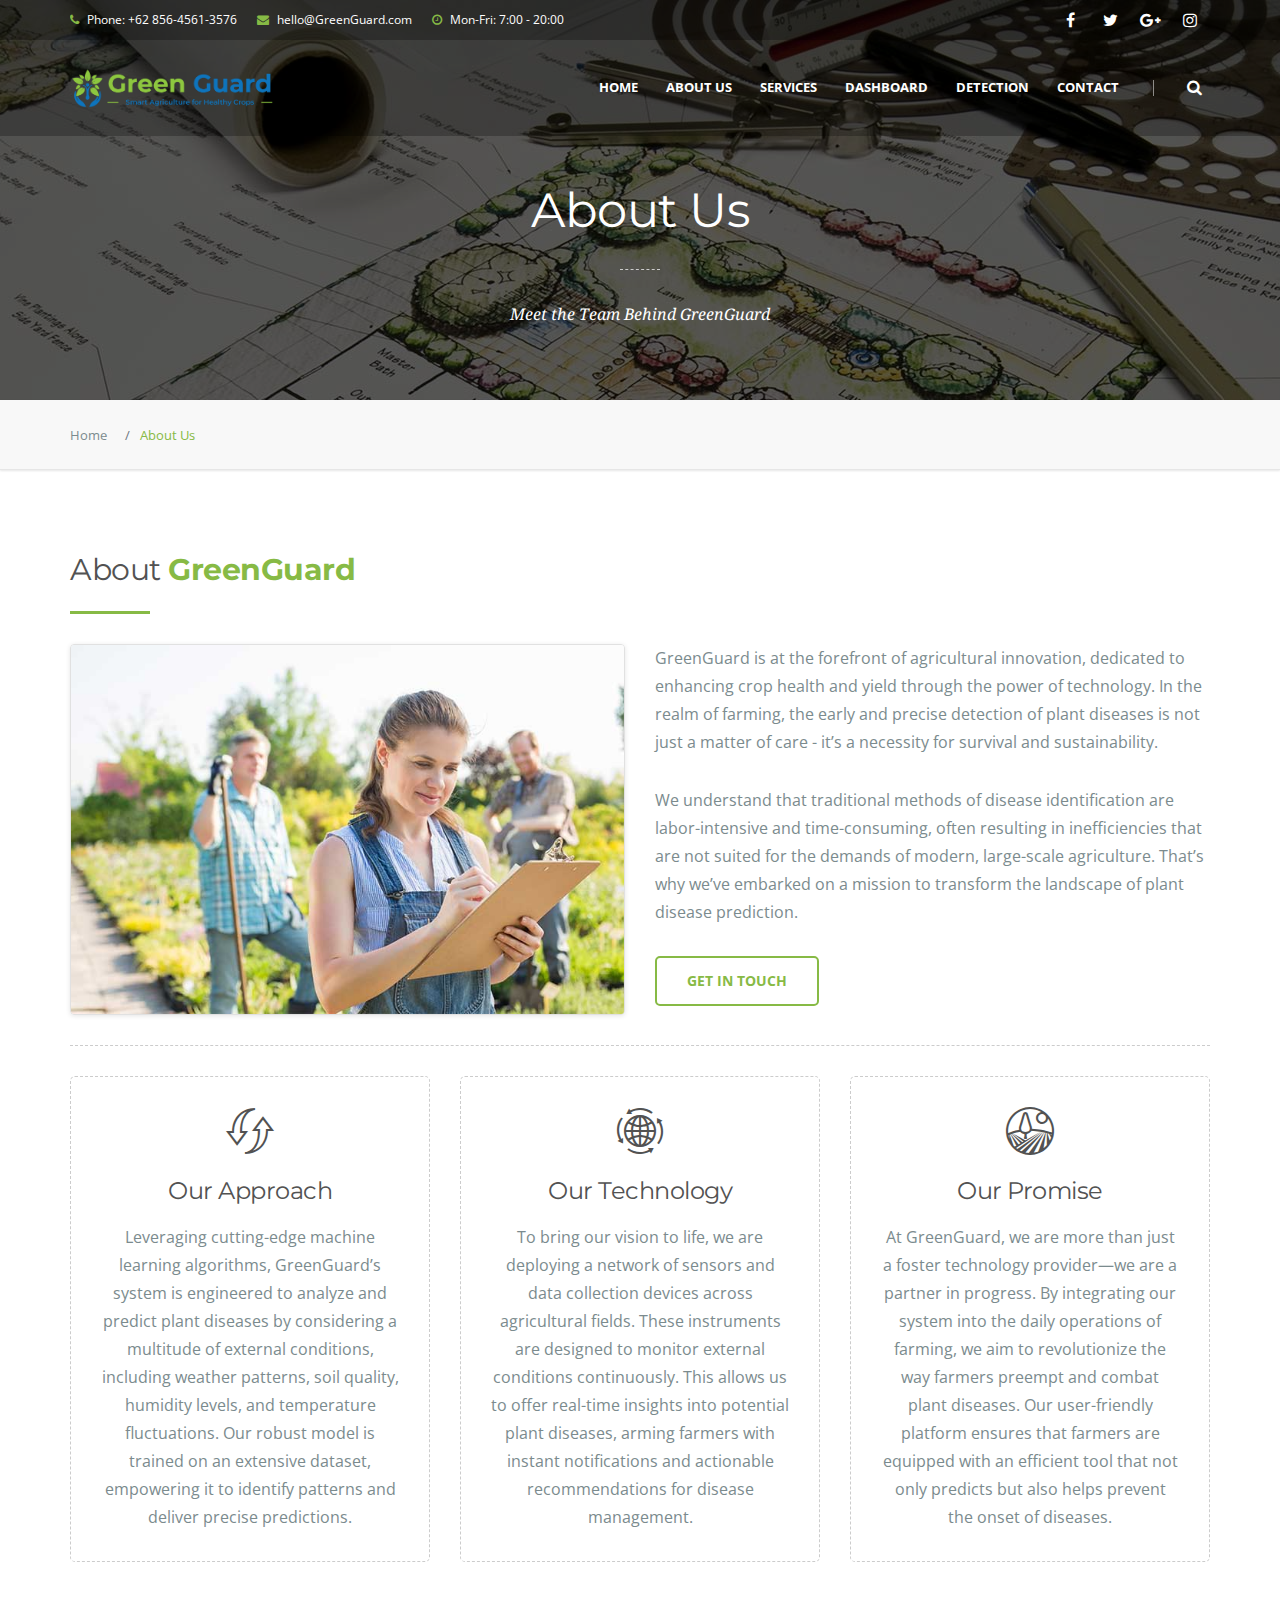
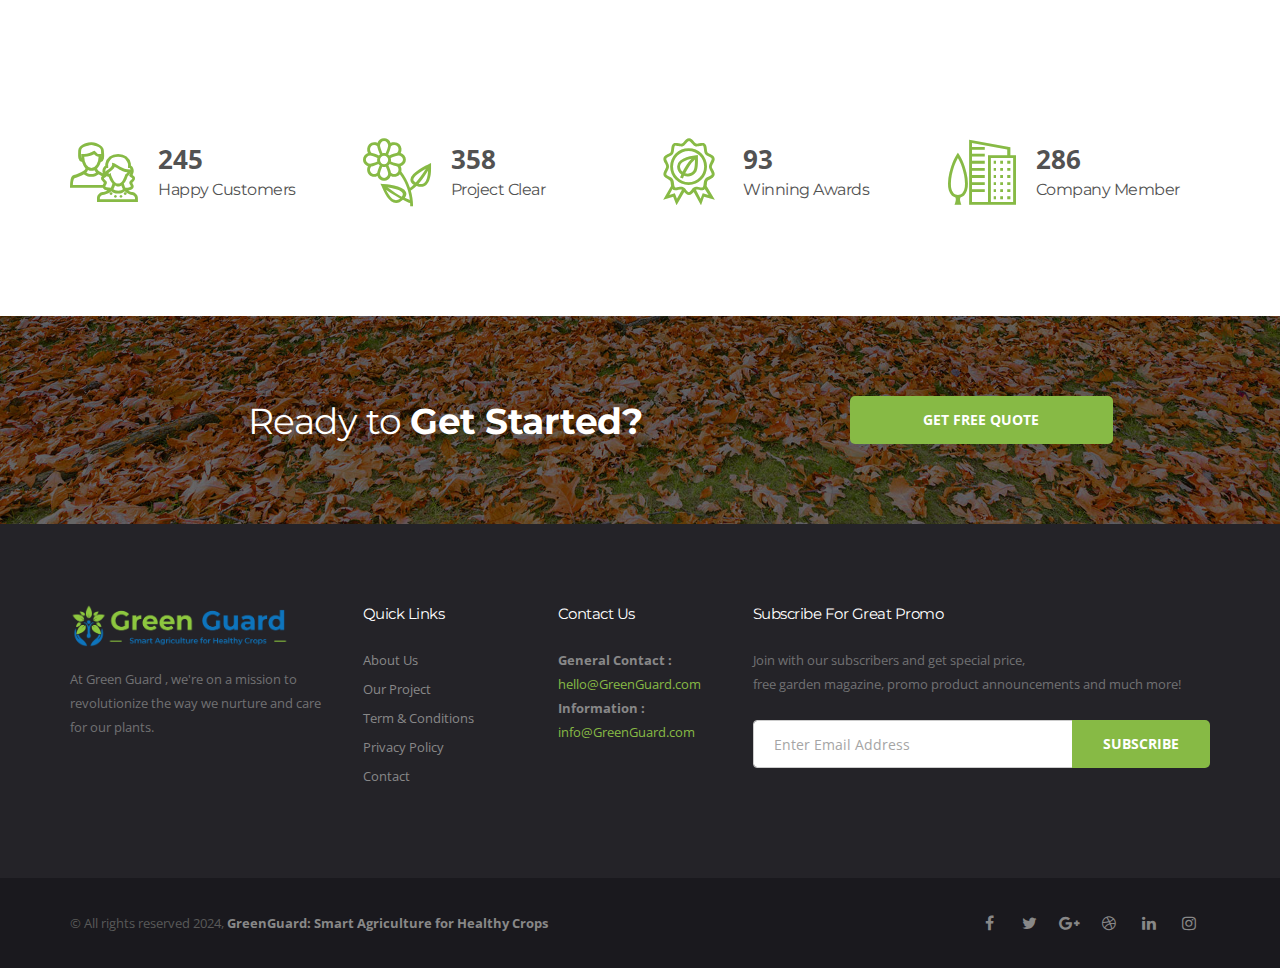
<file: about-us.html>
<!DOCTYPE html>
<html lang="en">
  <head>
    <meta charset="utf-8" />
    <meta
      name="viewport"
      content="width=device-width, initial-scale=1, shrink-to-fit=no"
    />
    <meta
      name="keywords"
      content="html5, garden, landscape, corporate, responsive, clean"
    />
    <meta
      name="description"
      content="GreenGuard: Smart Agriculture for Healthy Crops"
    />
    <meta name="Aqib Hussain" content="GreenGuard.com" />

    <title>GreenGuard: Smart Agriculture for Healthy Crops</title>

    <!-- retina bookmark icon -->
    <link rel="apple-touch-icon" href="apple-touch-icon.png" />

    <!-- css -->
    <link rel="stylesheet" href="css/bootstrap.min.css" />
    <link rel="stylesheet" href="css/foundstrap.css" />
    <link rel="stylesheet" href="css/font-awesome.min.css" />
    <link rel="stylesheet" href="css/iconcrafts.css" />

    <!-- css plugin -->
    <link rel="stylesheet" href="css/flexslider.css" />
    <link rel="stylesheet" href="css/animate.min.css" />
    <link rel="stylesheet" href="css/owl-carousel.css" />
    <link rel="stylesheet" href="css/smartmenu.min.css" />

    <!-- theme stylesheet -->
    <link rel="stylesheet" href="css/style.css" />
    <link rel="stylesheet" href="css/responsive.css" />

    <!-- favicon -->
    <link rel="shortcut icon" href="img/logo.ico" />
  </head>

  <body>
    <header id="header">
      <!-- header-top -->
      <div class="header-top">
        <div class="container">
          <div class="row">
            <div class="col-md-12">
              <ul class="header-info pull-left">
                <li>
                  <i class="fa fa-phone" aria-hidden="true"></i> Phone: +62
                  856-4561-3576
                </li>
                <li>
                  <a href="mailto:hello@zengarden.com"
                    ><i class="fa fa-envelope" aria-hidden="true"></i>
                    hello@GreenGuard.com</a
                  >
                </li>
                <li>
                  <i class="fa fa-clock-o" aria-hidden="true"></i> Mon-Fri: 7:00
                  - 20:00
                </li>
              </ul>
              <div class="pull-right">
                <ul class="header-social social-icon">
                  <li>
                    <a class="facebook-color" href="#"
                      ><i class="fa fa-facebook" aria-hidden="true"></i
                    ></a>
                  </li>
                  <li>
                    <a class="twitter-color" href="#"
                      ><i class="fa fa-twitter" aria-hidden="true"></i
                    ></a>
                  </li>
                  <li>
                    <a class="google-color" href="#"
                      ><i class="fa fa-google-plus" aria-hidden="true"></i
                    ></a>
                  </li>
                  <li>
                    <a class="instagram-color" href="#"
                      ><i class="fa fa-instagram" aria-hidden="true"></i
                    ></a>
                  </li>
                </ul>
              </div>
            </div>
          </div>
        </div>
      </div>
      <!-- header-top end here -->

      <div class="header-main">
        <div class="container">
          <div class="row">
            <div class="col-md-12">
              <div class="header-logo">
                <a href="index.html">
                  <img src="img/logo-white.png" alt="logo" />
                  <img class="logo-responsive" src="img/logo.png" alt="logo" />
                  <img
                    class="logo-sticky"
                    src="img/logo-black.png"
                    alt="logo"
                  />
                </a>
              </div>
              <nav class="menu-container">
                <ul id="menu" class="sm me-menu">
                  <li>
                    <a href="index.html">Home</a>
                  </li>
                  <li>
                    <a href="about-us.html">About Us</a>
                  </li>
                  <li>
                    <a href="services.html">Services</a>
                  </li>
                  <li>
                    <a href="Dashboard.html">Dashboard</a>
                  </li>
                  <li>
                    <a href="Detection.html">Detection</a>
                  </li>
                  <li><a href="contact.html">Contact</a></li>
                </ul>
                <div class="additional-menu">
                  <a class="search-btn" href="#"
                    ><i class="fa fa-search" aria-hidden="true"></i
                  ></a>
                  <div class="search-panel">
                    <form action="#" class="form-search form-search-rounded">
                      <div class="input-group-placeholder addon-right">
                        <input
                          name="search"
                          type="text"
                          class="form-control"
                          placeholder="Search here.."
                        />
                      </div>
                    </form>
                  </div>
                </div>
              </nav>
            </div>
          </div>
        </div>
      </div>
    </header>

    <div id="page-header" class="content-contrast">
      <div class="page-title-container">
        <div class="background-overlay"></div>
        <div class="container centered-container">
          <div class="centered-inner-container">
            <h1 class="page-title">About Us</h1>
            <hr class="separator small-separator" />
            <div class="heading-caption">Meet the Team Behind GreenGuard</div>
          </div>
        </div>
      </div>
      <div class="breadcrumb-container">
        <div class="container">
          <div class="row">
            <div class="col-md-12">
              <nav class="breadcrumb">
                <a class="breadcrumb-item" href="index.html">Home</a>
                <span class="breadcrumb-item active">About Us</span>
              </nav>
            </div>
          </div>
        </div>
      </div>
    </div>

    <section class="section">
      <div class="container">
        <div class="row">
          <div class="col-md-12">
            <div class="heading-title">
              <h3>About <strong class="text-color">GreenGuard</strong></h3>
            </div>
          </div>

          <div class="col-lg-6 col-md-12">
            <img
              class="img-radius img-border img-shadow img-margin no-margin-lg"
              src="img/about-us.jpg"
              alt="image alt"
            />
          </div>

          <div class="col-lg-6 col-md-12">
            <p>
              GreenGuard is at the forefront of agricultural innovation,
              dedicated to enhancing crop health and yield through the power of
              technology. In the realm of farming, the early and precise
              detection of plant diseases is not just a matter of care - it’s a
              necessity for survival and sustainability.
            </p>
            <p>
              We understand that traditional methods of disease identification
              are labor-intensive and time-consuming, often resulting in
              inefficiencies that are not suited for the demands of modern,
              large-scale agriculture. That’s why we’ve embarked on a mission to
              transform the landscape of plant disease prediction.
            </p>
            <a href="#" class="btn btn-default btn-outline">Get in Touch</a>
          </div>
          <div class="col-md-12">
            <hr class="separator" />
          </div>
          <div class="col-md-12 col-lg-4">
            <div class="feature mb-3 text-center">
              <i class="craftico-sustainability"></i>
              <h4>Our Approach</h4>
              <p>
                Leveraging cutting-edge machine learning algorithms,
                GreenGuard’s system is engineered to analyze and predict plant
                diseases by considering a multitude of external conditions,
                including weather patterns, soil quality, humidity levels, and
                temperature fluctuations. Our robust model is trained on an
                extensive dataset, empowering it to identify patterns and
                deliver precise predictions.
              </p>
            </div>
          </div>
          <div class="col-md-12 col-lg-4">
            <div class="feature mb-3 text-center">
              <i class="craftico-atmosphere-on-earth"></i>
              <h4>Our Technology</h4>
              <p>
                To bring our vision to life, we are deploying a network of
                sensors and data collection devices across agricultural fields.
                These instruments are designed to monitor external conditions
                continuously. This allows us to offer real-time insights into
                potential plant diseases, arming farmers with instant
                notifications and actionable recommendations for disease
                management.
              </p>
            </div>
          </div>
          <div class="col-md-12 col-lg-4">
            <div class="feature mb-3 text-center">
              <i class="craftico-agriculture"></i>
              <h4>Our Promise</h4>
              <p>
                At GreenGuard, we are more than just a foster technology
                provider—we are a partner in progress. By integrating our system
                into the daily operations of farming, we aim to revolutionize
                the way farmers preempt and combat plant diseases. Our
                user-friendly platform ensures that farmers are equipped with an
                efficient tool that not only predicts but also helps prevent the
                onset of diseases.
              </p>
            </div>
          </div>
        </div>
      </div>
    </section>

    <!-- <section class="section gray-bg border-section">
      <div class="container">
        <div class="row">
          <div class="offset-md-1 col-md-10">
            <div class="heading-title text-center gap" data-gap-bottom="40">
              <h3>
                Meet the Team behind
                <strong class="text-color">Zengarden</strong>
              </h3>
              <p>
                At vero eos et accusamus et iusto odio dignissimos ducimus qui
                blanditiis praesentium voluptatum deleniti atque corrupti quos
                dolores et quas molestias excepturi sint occaecati cupiditate
                provident.
              </p>
            </div>
          </div>

          <div class="col-md-6 col-lg-4">
            <div class="team-item">
              <img src="img/teams/team-1.jpg" alt="image team" />
              <div class="team-item-container">
                <h5 class="no-margin">James Tompson</h5>
                <strong class="text-color">CEO &amp; Owner</strong>
                <p>
                  Sed nec felis pellentesque, lacinia dui sed, ultricies sapien.
                  Pellentesque orci lectus, consectetur vel posuere posuere.
                </p>
              </div>
            </div>
          </div>
          <div class="col-md-6 col-lg-4">
            <div class="team-item">
              <img src="img/teams/team-2.jpg" alt="image team" />
              <div class="team-item-container">
                <h5 class="no-margin">Celina Kelley</h5>
                <strong class="text-color">Landscape Designer</strong>
                <p>
                  Sed nec felis pellentesque, lacinia dui sed, ultricies sapien.
                  Pellentesque orci lectus, consectetur vel cosuere rosuere.
                </p>
              </div>
            </div>
          </div>
          <div class="col-md-6 col-lg-4">
            <div class="team-item">
              <img src="img/teams/team-3.jpg" alt="image team" />
              <div class="team-item-container">
                <h5 class="no-margin">William Anderson</h5>
                <strong class="text-color">Senior Landscaper</strong>
                <p>
                  Sed nec felis pellentesque, lacinia dui sed, ultricies sapien.
                  Pellentesque orci lectus, consectetur vel cosuere rosuere.
                </p>
              </div>
            </div>
          </div>
          <div class="col-md-6 col-lg-4">
            <div class="team-item">
              <img src="img/teams/team-4.jpg" alt="image team" />
              <div class="team-item-container">
                <h5 class="no-margin">Jenifer Lawrance</h5>
                <strong class="text-color">Maintenance Manager</strong>
                <p>
                  Sed nec felis pellentesque, lacinia dui sed, ultricies sapien.
                  Pellentesque orci lectus, consectetur vel posuere posuere.
                </p>
              </div>
            </div>
          </div>
          <div class="col-md-6 col-lg-4">
            <div class="team-item">
              <img src="img/teams/team-5.jpg" alt="image team" />
              <div class="team-item-container">
                <h5 class="no-margin">Smith Howard</h5>
                <strong class="text-color">Senior Gardener</strong>
                <p>
                  Sed nec felis pellentesque, lacinia dui sed, ultricies sapien.
                  Pellentesque orci lectus, consectetur vel posuere posuere.
                </p>
              </div>
            </div>
          </div>
          <div class="col-md-6 col-lg-4">
            <div class="team-item">
              <img src="img/teams/team-6.jpg" alt="image team" />
              <div class="team-item-container">
                <h5 class="no-margin">Anna Angeline</h5>
                <strong class="text-color">Decoration Manager</strong>
                <p>
                  Sed nec felis pellentesque, lacinia dui sed, ultricies sapien.
                  Pellentesque orci lectus, consectetur vel posuere posuere.
                </p>
              </div>
            </div>
          </div>
        </div>
      </div>
    </section> -->

    <section class="section">
      <div class="container">
        <div class="row">
          <div class="col-lg-3 col-md-6">
            <div class="counter-box">
              <i class="craftico-humans_01"></i>
              <div class="counter-content">
                <span class="count-me number" data-to="245" data-speed="2500"
                  >245</span
                >
                <h6 class="counter-title">Happy Customers</h6>
              </div>
            </div>
          </div>
          <div class="col-lg-3 col-md-6">
            <div class="counter-box">
              <i class="craftico-flower"></i>
              <div class="counter-content">
                <span class="count-me number" data-to="358" data-speed="2500"
                  >358</span
                >
                <h6 class="counter-title">Project Clear</h6>
              </div>
            </div>
          </div>
          <div class="col-lg-3 col-md-6">
            <div class="counter-box no-margin-sm">
              <i class="craftico-ecology-award"></i>
              <div class="counter-content">
                <span class="count-me number" data-to="78" data-speed="2500"
                  >93</span
                >
                <h6 class="counter-title">Winning Awards</h6>
              </div>
            </div>
          </div>
          <div class="col-lg-3 col-md-6">
            <div class="counter-box no-margin">
              <i class="craftico-urban-planning"></i>
              <div class="counter-content">
                <span class="count-me number" data-to="128" data-speed="2500"
                  >286</span
                >
                <h6 class="counter-title">Company Member</h6>
              </div>
            </div>
          </div>
        </div>
      </div>
    </section>

    <section class="section cta-bottom-container content-contrast">
      <div class="container">
        <div class="row">
          <div class="col-md-8 text-center">
            <h2>Ready to <strong>Get Started?</strong></h2>
          </div>
          <div class="col-lg-3 col-md-4">
            <a href="#" class="btn btn-default btn-block">Get Free Quote</a>
          </div>
        </div>
      </div>
    </section>

    <footer id="footer">
      <div class="container">
        <div class="row">
          <div class="col-md-5 col-lg-3">
            <div class="footer-logo">
              <a href="index.html">
                <img src="img/logo.png" alt="Footer Logo" />
              </a>
            </div>
            <p>
              At Green Guard , we're on a mission to revolutionize the way we
              nurture and care for our plants.
            </p>
          </div>

          <div class="col-md-3 col-lg-2">
            <h5 class="footer-title">Quick Links</h5>
            <ul class="me-list">
              <li><a href="#">About Us</a></li>
              <li><a href="#">Our Project</a></li>
              <li><a href="#">Term &amp; Conditions</a></li>
              <li><a href="#">Privacy Policy</a></li>
              <li><a href="#">Contact</a></li>
            </ul>
          </div>

          <div class="col-md-4 col-lg-2">
            <h5 class="footer-title">Contact Us</h5>
            <p>
              <strong>General Contact :</strong> <br />
              <a class="text-color" href="mailto:hello@zengarden.com"
                >hello@GreenGuard.com</a
              >
              <br />
              <strong>Information :</strong> <br />
              <a class="text-color" href="mailto:info@zengarden.com"
                >info@GreenGuard.com</a
              >
            </p>
          </div>

          <div class="col-md-12 col-lg-5">
            <h5 class="footer-title">Subscribe For Great Promo</h5>
            <p>
              Join with our subscribers and get special price,<br />free garden
              magazine, promo product announcements and much more!
            </p>

            <form class="subscribe-form">
              <div class="input-group mb-3">
                <input
                  type="text"
                  class="form-control"
                  placeholder="Enter Email Address"
                  aria-label="Enter Email Address"
                  aria-describedby="button-subscribe"
                />
                <div class="input-group-append">
                  <button
                    class="btn btn-default"
                    type="button"
                    id="button-subscribe"
                  >
                    Subscribe
                  </button>
                </div>
              </div>
            </form>
          </div>
        </div>
      </div>
      <div class="footer-bottom">
        <div class="container">
          <div class="row">
            <div class="col-md-12 text-center">
              <div class="copyright pull-left">
                &copy; All rights reserved 2024,
                <strong>GreenGuard: Smart Agriculture for Healthy Crops</strong>
              </div>
              <ul class="footer-social social-icon pull-right">
                <li>
                  <a class="facebook-color" href="#"
                    ><i class="fa fa-facebook"></i
                  ></a>
                </li>
                <li>
                  <a class="twitter-color" href="#"
                    ><i class="fa fa-twitter"></i
                  ></a>
                </li>
                <li>
                  <a class="google-color" href="#"
                    ><i class="fa fa-google-plus"></i
                  ></a>
                </li>
                <li>
                  <a class="dribbble-color" href="#"
                    ><i class="fa fa-dribbble"></i
                  ></a>
                </li>
                <li>
                  <a class="linkedin-color" href="#"
                    ><i class="fa fa-linkedin"></i
                  ></a>
                </li>
                <li>
                  <a class="instagram-color" href="#"
                    ><i class="fa fa-instagram"></i
                  ></a>
                </li>
              </ul>
            </div>
          </div>
        </div>
      </div>
    </footer>

    <!-- javascript here -->
    <script src="js/jquery-3.6.0.min.js"></script>
    <script src="https://maps.google.com/maps/api/js?key=AIzaSyBJ7vR7u5Tw1Ii8qA0mAsKVUvSnoidOkhE"></script>
    <script src="js/bootstrap.bundle.min.js"></script>
    <script src="js/jquery.smartmenus.min.js"></script>
    <script src="js/jquery.waypoints.min.js"></script>
    <script src="js/jquery.scrollUp.min.js"></script>

    <!-- javascript plugin -->
    <script src="js/jquery.flexslider-min.js"></script>
    <script src="js/owl.carousel.min.js"></script>
    <script src="js/jquery.countTo.js"></script>
    <script src="js/jquery.parallax.js"></script>
    <script src="js/isotope.pkgd.min.js"></script>
    <script src="js/jquery.easypiechart.min.js"></script>
    <script src="js/jquery.maps.js"></script>

    <!-- javascript configuration -->
    <script src="js/config.js"></script>
    <script>
      $(document).ready(function () {
        // your javascript here
      });
    </script>
  </body>
</html>
</file>
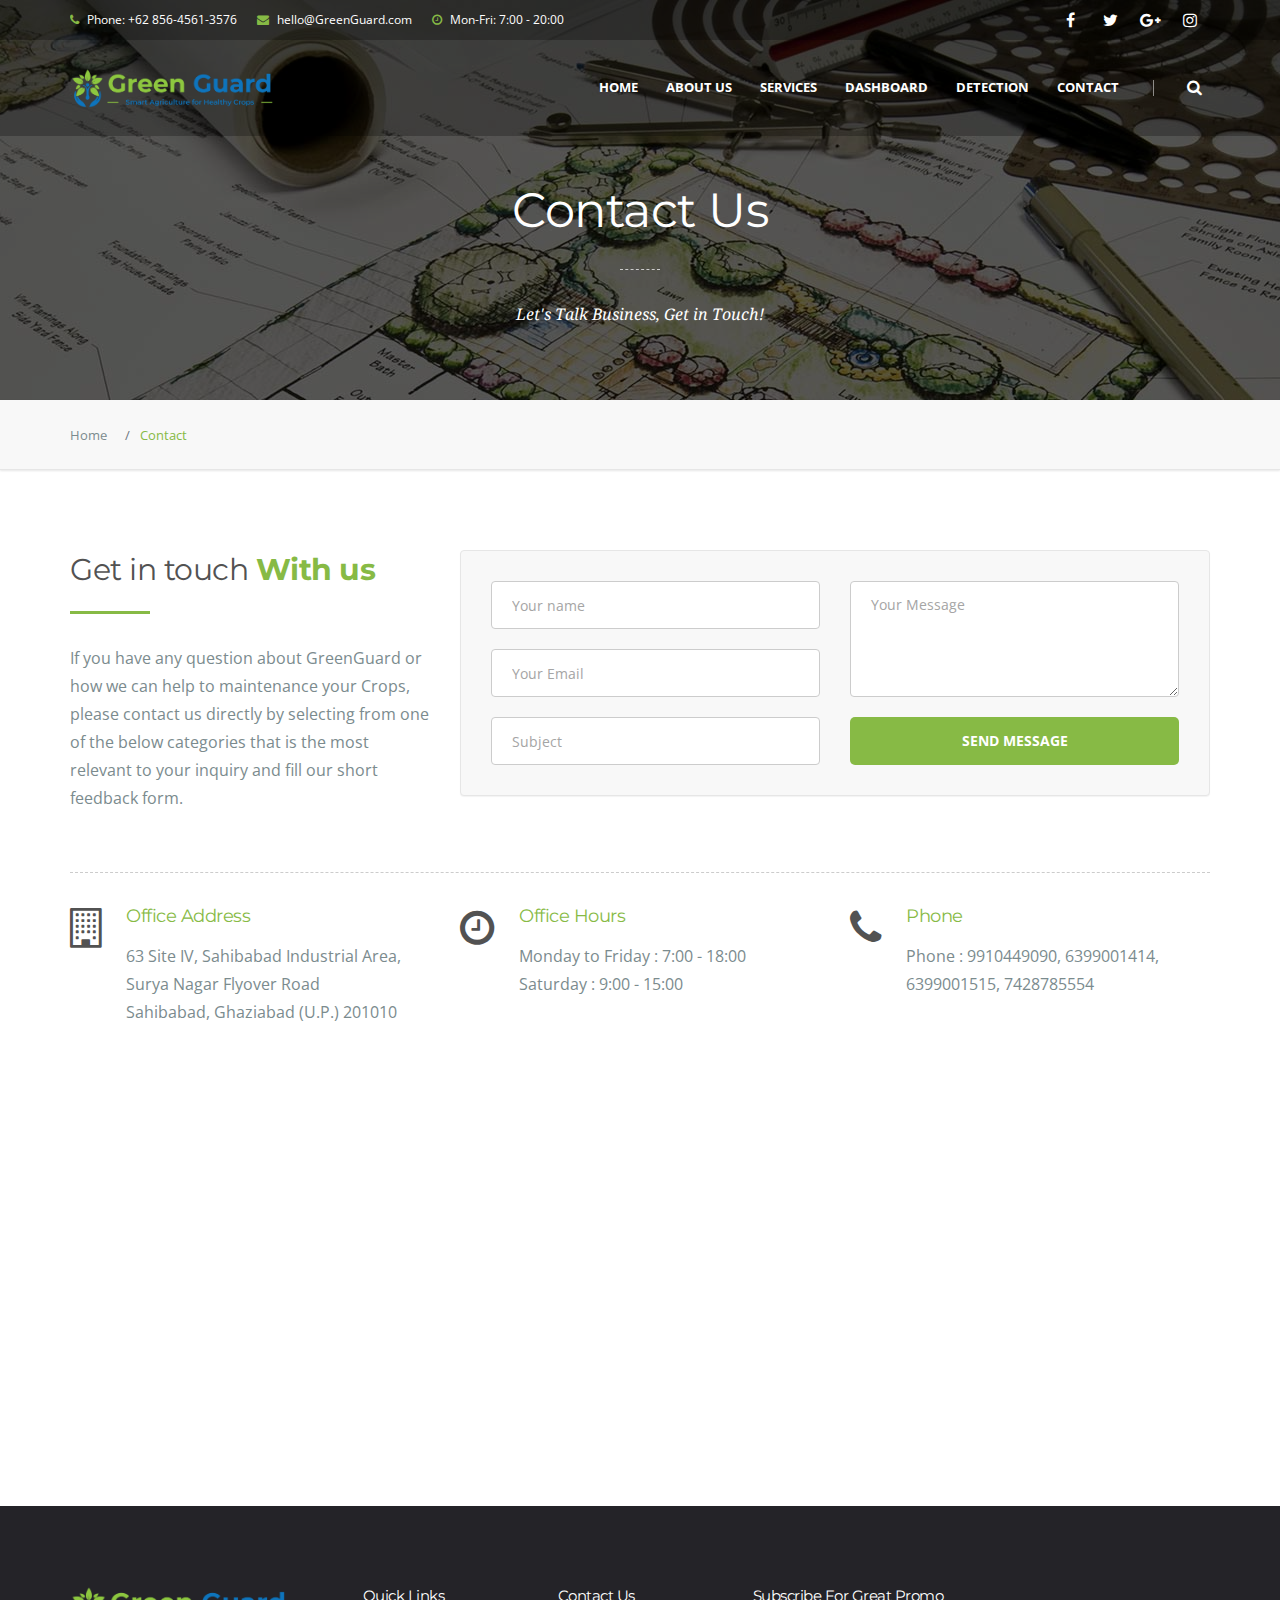
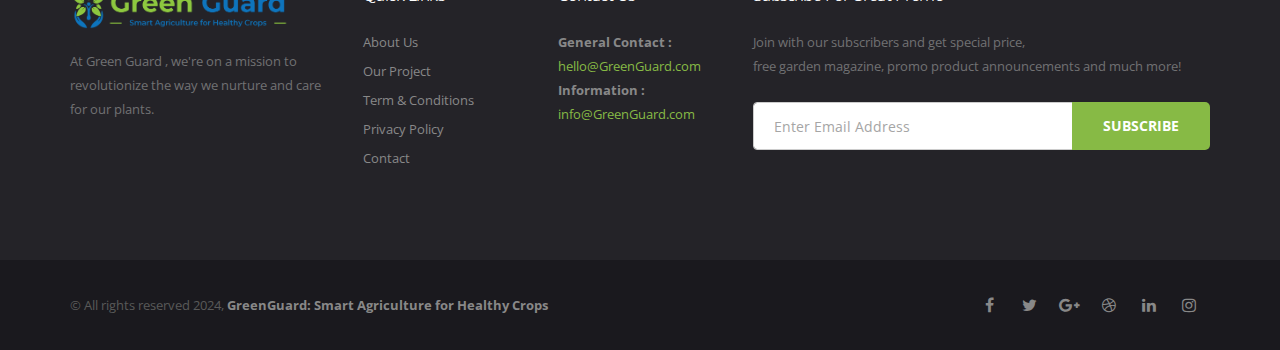
<file: contact.html>
<!DOCTYPE html>
<html lang="en">
  <head>
    <meta charset="utf-8" />
    <meta
      name="viewport"
      content="width=device-width, initial-scale=1, shrink-to-fit=no"
    />
    <meta
      name="keywords"
      content="html5, garden, landscape, corporate, responsive, clean"
    />
    <meta
      name="description"
      content="GreenGuard: Smart Agriculture for Healthy Crops"
    />
    <meta name="Aqib Hussain" content="GreenGuard.com" />

    <title>GreenGuard: Smart Agriculture for Healthy Crops</title>

    <!-- retina bookmark icon -->
    <link rel="apple-touch-icon" href="apple-touch-icon.png" />

    <!-- css -->
    <link rel="stylesheet" href="css/bootstrap.min.css" />
    <link rel="stylesheet" href="css/foundstrap.css" />
    <link rel="stylesheet" href="css/font-awesome.min.css" />
    <link rel="stylesheet" href="css/iconcrafts.css" />

    <!-- css plugin -->
    <link rel="stylesheet" href="css/flexslider.css" />
    <link rel="stylesheet" href="css/animate.min.css" />
    <link rel="stylesheet" href="css/owl-carousel.css" />
    <link rel="stylesheet" href="css/smartmenu.min.css" />

    <!-- theme stylesheet -->
    <link rel="stylesheet" href="css/style.css" />
    <link rel="stylesheet" href="css/responsive.css" />

    <!-- favicon -->
    <link rel="shortcut icon" href="img/logo.ico" />
  </head>

  <body>
    <header id="header">
      <!-- header-top -->
      <div class="header-top">
        <div class="container">
          <div class="row">
            <div class="col-md-12">
              <ul class="header-info pull-left">
                <li>
                  <i class="fa fa-phone" aria-hidden="true"></i> Phone: +62
                  856-4561-3576
                </li>
                <li>
                  <a href="mailto:hello@zengarden.com"
                    ><i class="fa fa-envelope" aria-hidden="true"></i>
                    hello@GreenGuard.com</a
                  >
                </li>
                <li>
                  <i class="fa fa-clock-o" aria-hidden="true"></i> Mon-Fri: 7:00
                  - 20:00
                </li>
              </ul>
              <div class="pull-right">
                <ul class="header-social social-icon">
                  <li>
                    <a class="facebook-color" href="#"
                      ><i class="fa fa-facebook" aria-hidden="true"></i
                    ></a>
                  </li>
                  <li>
                    <a class="twitter-color" href="#"
                      ><i class="fa fa-twitter" aria-hidden="true"></i
                    ></a>
                  </li>
                  <li>
                    <a class="google-color" href="#"
                      ><i class="fa fa-google-plus" aria-hidden="true"></i
                    ></a>
                  </li>
                  <li>
                    <a class="instagram-color" href="#"
                      ><i class="fa fa-instagram" aria-hidden="true"></i
                    ></a>
                  </li>
                </ul>
              </div>
            </div>
          </div>
        </div>
      </div>
      <!-- header-top end here -->

      <div class="header-main">
        <div class="container">
          <div class="row">
            <div class="col-md-12">
              <div class="header-logo">
                <a href="index.html">
                  <img src="img/logo-white.png" alt="logo" />
                  <img class="logo-responsive" src="img/logo.png" alt="logo" />
                  <img
                    class="logo-sticky"
                    src="img/logo-black.png"
                    alt="logo"
                  />
                </a>
              </div>
              <nav class="menu-container">
                <ul id="menu" class="sm me-menu">
                  <li>
                    <a href="index.html">Home</a>
                  </li>
                  <li>
                    <a href="#">About Us</a>
                  </li>
                  <li>
                    <a href="services.html">Services</a>
                  </li>
                  <li>
                    <a href="Dashboard.html">Dashboard</a>
                  </li>
                  <li>
                    <a href="Detection.html">Detection</a>
                  </li>
                  <li><a href="contact.html">Contact</a></li>
                </ul>
                <div class="additional-menu">
                  <a class="search-btn" href="#"
                    ><i class="fa fa-search" aria-hidden="true"></i
                  ></a>
                  <div class="search-panel">
                    <form action="#" class="form-search form-search-rounded">
                      <div class="input-group-placeholder addon-right">
                        <input
                          name="search"
                          type="text"
                          class="form-control"
                          placeholder="Search here.."
                        />
                      </div>
                    </form>
                  </div>
                </div>
              </nav>
            </div>
          </div>
        </div>
      </div>
    </header>
    <div id="page-header" class="content-contrast">
      <div class="page-title-container">
        <div class="background-overlay"></div>
        <div class="container centered-container">
          <div class="centered-inner-container">
            <h1 class="page-title">Contact Us</h1>
            <hr class="separator small-separator" />
            <div class="heading-caption">
              Let's Talk Business, Get in Touch!
            </div>
          </div>
        </div>
      </div>
      <div class="breadcrumb-container">
        <div class="container">
          <div class="row">
            <div class="col-md-12">
              <nav class="breadcrumb">
                <a class="breadcrumb-item" href="#">Home</a>
                <span class="breadcrumb-item active">Contact</span>
              </nav>
            </div>
          </div>
        </div>
      </div>
    </div>

    <section class="section">
      <div class="container">
        <div class="row">
          <div class="col-lg-4 col-md-12">
            <div class="heading-title">
              <h3>Get in touch <strong class="text-color">With us</strong></h3>
            </div>
            <p>
              If you have any question about GreenGuard or how we can help to
              maintenance your Crops, please contact us directly by selecting
              from one of the below categories that is the most relevant to your
              inquiry and fill our short feedback form.
            </p>
          </div>
          <div class="col-lg-8 col-md-12">
            <form class="contact-form" action="POST">
              <div class="row">
                <div class="col-sm-6">
                  <div class="form-group">
                    <input
                      type="text"
                      name="name"
                      id="name"
                      class="form-control"
                      placeholder="Your name"
                    />
                  </div>
                  <div class="form-group">
                    <input
                      type="email"
                      name="email"
                      id="email"
                      class="form-control"
                      placeholder="Your Email"
                    />
                  </div>
                  <div class="form-group no-margin-lg">
                    <input
                      type="text"
                      name="subject"
                      id="subject"
                      class="form-control"
                      placeholder="Subject"
                    />
                  </div>
                </div>
                <div class="col-sm-6">
                  <div class="form-group">
                    <textarea
                      name="message"
                      id="message"
                      class="form-control"
                      placeholder="Your Message"
                    ></textarea>
                  </div>
                  <button
                    type="submit"
                    id="buttonsend"
                    class="btn btn-default btn-block"
                  >
                    Send Message
                  </button>
                </div>
              </div>
              <span class="loading"></span>
              <div class="success-contact">
                <div class="alert alert-success">
                  <i class="fa fa-check-circle"></i> Your
                  <strong>Email Send</strong> Thank you.
                </div>
              </div>
            </form>
          </div>
        </div>
        <div class="row">
          <div class="col-md-12">
            <hr class="separator" />
          </div>
          <div class="col-md-4">
            <div class="content-box small left no-margin-lg">
              <div class="icon-shape-disable">
                <i class="fa fa-building-o" aria-hidden="true"></i>
              </div>
              <h5 class="text-color">Office Address</h5>
              <p>
                63 Site IV, Sahibabad Industrial Area, Surya Nagar Flyover Road
                <br />
                Sahibabad, Ghaziabad (U.P.) 201010
              </p>
            </div>
          </div>
          <div class="col-md-4">
            <div class="content-box small left no-margin-lg">
              <div class="icon-shape-disable">
                <i class="fa fa-clock-o" aria-hidden="true"></i>
              </div>
              <h5 class="text-color">Office Hours</h5>
              <p>
                Monday to Friday : 7:00 - 18:00 <br />
                Saturday : 9:00 - 15:00
              </p>
            </div>
          </div>
          <div class="col-md-4">
            <div class="content-box small left no-margin-lg">
              <div class="icon-shape-disable">
                <i class="fa fa-phone" aria-hidden="true"></i>
              </div>
              <h5 class="text-color">Phone</h5>
              <p>
                Phone : 9910449090, 6399001414, <br />
                6399001515, 7428785554
              </p>
            </div>
          </div>
        </div>
      </div>
    </section>

    <div class="section no-padding">
      <div class="container-fluid">
        <div class="row">
          <div class="col-md-12">
            <div id="map" class="contact-map"></div>
          </div>
        </div>
      </div>
    </div>

    <footer id="footer">
      <div class="container">
        <div class="row">
          <div class="col-md-5 col-lg-3">
            <div class="footer-logo">
              <a href="index.html">
                <img src="img/logo.png" alt="Footer Logo" />
              </a>
            </div>
            <p>
              At Green Guard , we're on a mission to revolutionize the way we
              nurture and care for our plants.
            </p>
          </div>

          <div class="col-md-3 col-lg-2">
            <h5 class="footer-title">Quick Links</h5>
            <ul class="me-list">
              <li><a href="#">About Us</a></li>
              <li><a href="#">Our Project</a></li>
              <li><a href="#">Term &amp; Conditions</a></li>
              <li><a href="#">Privacy Policy</a></li>
              <li><a href="#">Contact</a></li>
            </ul>
          </div>

          <div class="col-md-4 col-lg-2">
            <h5 class="footer-title">Contact Us</h5>
            <p>
              <strong>General Contact :</strong> <br />
              <a class="text-color" href="mailto:hello@zengarden.com"
                >hello@GreenGuard.com</a
              >
              <br />
              <strong>Information :</strong> <br />
              <a class="text-color" href="mailto:info@zengarden.com"
                >info@GreenGuard.com</a
              >
            </p>
          </div>

          <div class="col-md-12 col-lg-5">
            <h5 class="footer-title">Subscribe For Great Promo</h5>
            <p>
              Join with our subscribers and get special price,<br />free garden
              magazine, promo product announcements and much more!
            </p>

            <form class="subscribe-form">
              <div class="input-group mb-3">
                <input
                  type="text"
                  class="form-control"
                  placeholder="Enter Email Address"
                  aria-label="Enter Email Address"
                  aria-describedby="button-subscribe"
                />
                <div class="input-group-append">
                  <button
                    class="btn btn-default"
                    type="button"
                    id="button-subscribe"
                  >
                    Subscribe
                  </button>
                </div>
              </div>
            </form>
          </div>
        </div>
      </div>
      <div class="footer-bottom">
        <div class="container">
          <div class="row">
            <div class="col-md-12 text-center">
              <div class="copyright pull-left">
                &copy; All rights reserved 2024,
                <strong>GreenGuard: Smart Agriculture for Healthy Crops</strong>
              </div>
              <ul class="footer-social social-icon pull-right">
                <li>
                  <a class="facebook-color" href="#"
                    ><i class="fa fa-facebook"></i
                  ></a>
                </li>
                <li>
                  <a class="twitter-color" href="#"
                    ><i class="fa fa-twitter"></i
                  ></a>
                </li>
                <li>
                  <a class="google-color" href="#"
                    ><i class="fa fa-google-plus"></i
                  ></a>
                </li>
                <li>
                  <a class="dribbble-color" href="#"
                    ><i class="fa fa-dribbble"></i
                  ></a>
                </li>
                <li>
                  <a class="linkedin-color" href="#"
                    ><i class="fa fa-linkedin"></i
                  ></a>
                </li>
                <li>
                  <a class="instagram-color" href="#"
                    ><i class="fa fa-instagram"></i
                  ></a>
                </li>
              </ul>
            </div>
          </div>
        </div>
      </div>
    </footer>

    <!-- javascript here -->
    <script src="js/jquery-3.6.0.min.js"></script>
    <script src="https://maps.google.com/maps/api/js?key=AIzaSyBJ7vR7u5Tw1Ii8qA0mAsKVUvSnoidOkhE"></script>
    <script src="js/bootstrap.bundle.min.js"></script>
    <script src="js/jquery.smartmenus.min.js"></script>
    <script src="js/jquery.waypoints.min.js"></script>
    <script src="js/jquery.scrollUp.min.js"></script>

    <!-- javascript plugin -->
    <script src="js/jquery.flexslider-min.js"></script>
    <script src="js/owl.carousel.min.js"></script>
    <script src="js/jquery.countTo.js"></script>
    <script src="js/jquery.parallax.js"></script>
    <script src="js/isotope.pkgd.min.js"></script>
    <script src="js/jquery.easypiechart.min.js"></script>
    <script src="js/jquery.maps.js"></script>
    <script src="js/contact-form.js"></script>

    <!-- javascript configuration -->
    <script src="js/config.js"></script>
    <script>
      $(document).ready(function () {
        var map = new GMaps({
          el: "#map",
          lat: 40.776883,
          lng: -73.982504,
          zoom: 17,
          zoomControl: true,
          zoomControlOpt: {
            style: "SMALL",
            position: "TOP_LEFT",
          },
          panControl: false,
          streetViewControl: false,
          mapTypeControl: false,
          overviewMapControl: false,
          scrollwheel: false,
        });

        map.addMarker({
          lat: 40.776883,
          lng: -73.982504,
          icon: "img/map-marker.png",
        });

        var styles = [
          {
            featureType: "road",
            elementType: "geometry",
            stylers: [
              {
                lightness: 100,
              },
              {
                visibility: "simplified",
              },
            ],
          },
          {
            featureType: "road",
            elementType: "labels",
            stylers: [
              {
                visibility: "off",
              },
            ],
          },
        ];

        map.addStyle({
          styledMapName: "Styled Map",
          styles: styles,
          mapTypeId: "map_style",
        });

        map.setStyle("map_style");
      });
    </script>
  </body>
</html>
</file>
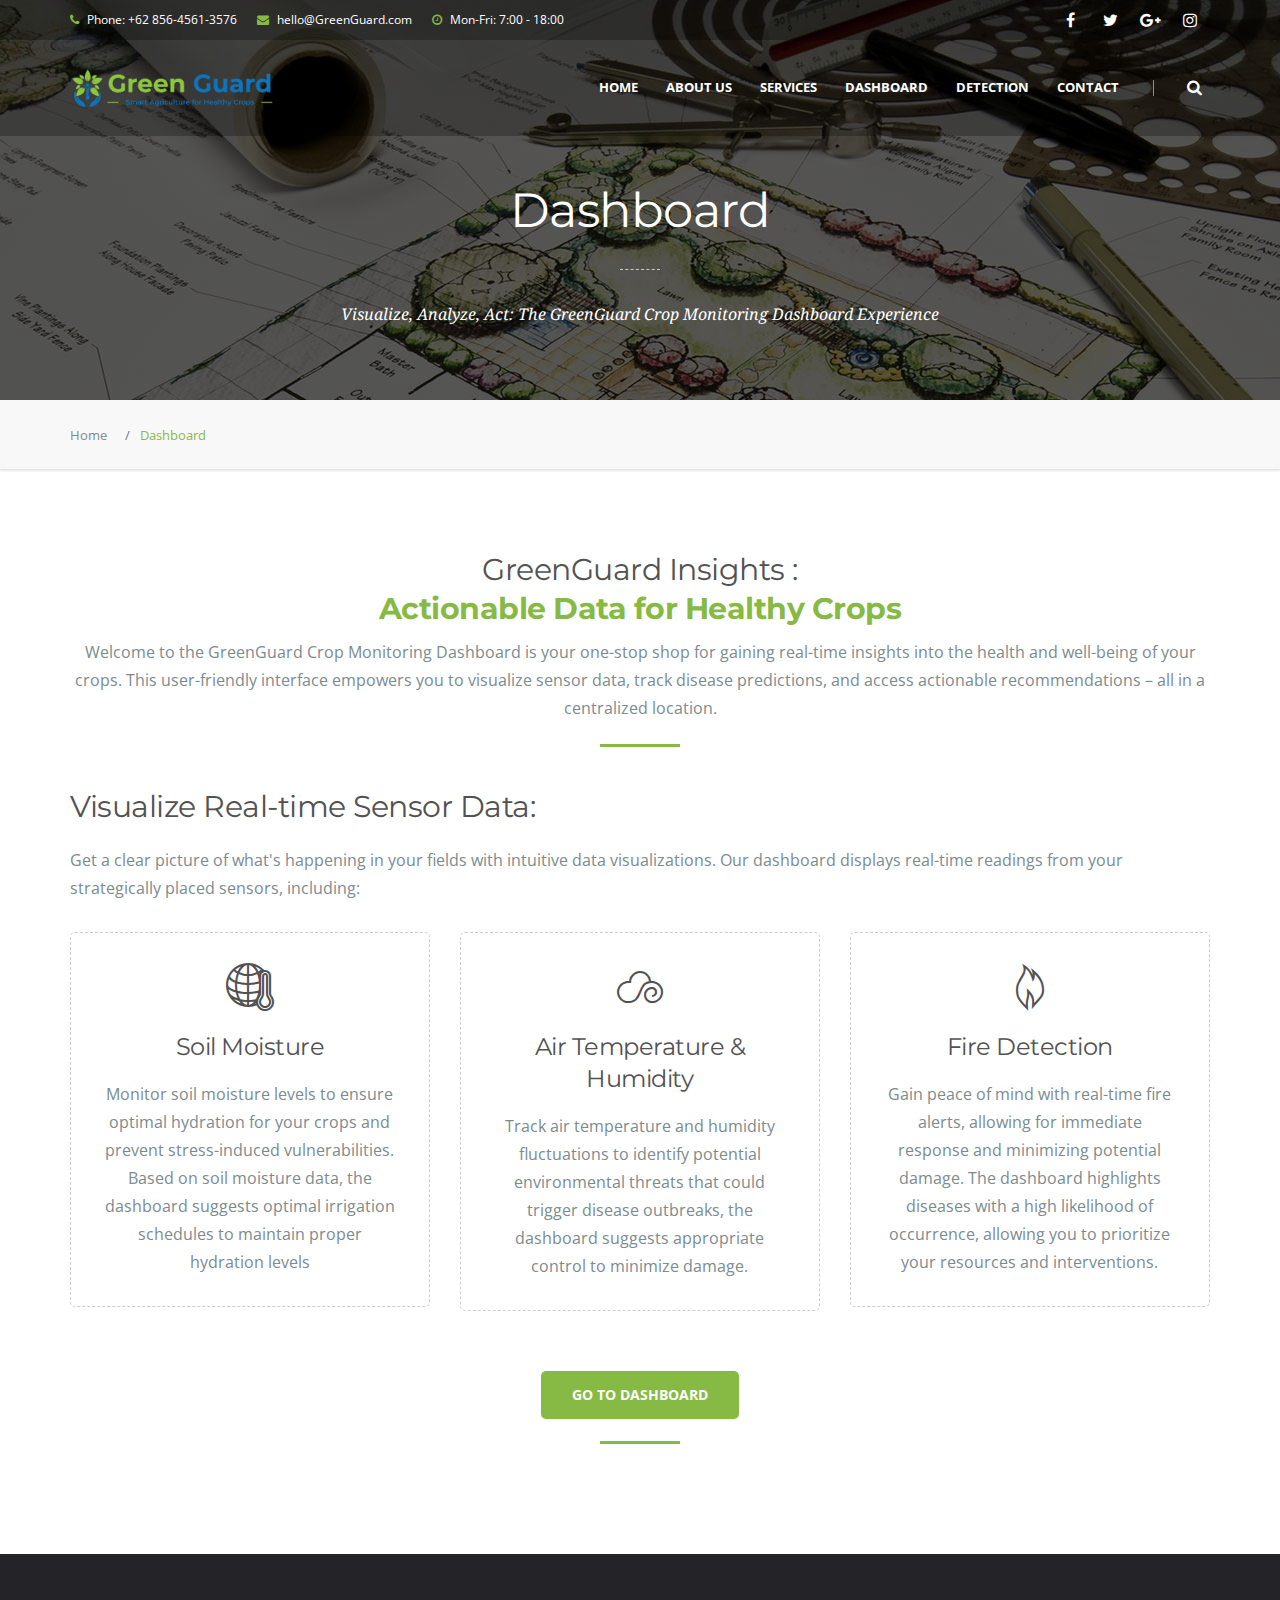
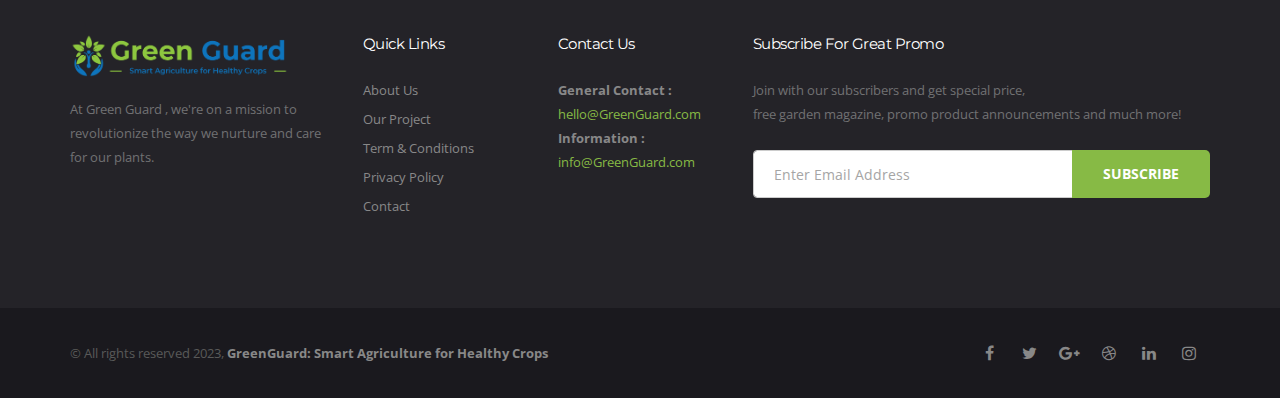
<file: Dashboard.html>
<!DOCTYPE html>
<html lang="en">
  <head>
    <meta charset="utf-8" />
    <meta
      name="viewport"
      content="width=device-width, initial-scale=1, shrink-to-fit=no"
    />
    <meta
      name="keywords"
      content="html5, garden, landscape, corporate, responsive, clean"
    />
    <meta
      name="description"
      content="GreenGuard: Smart Agriculture for Healthy Crops"
    />
    <meta name="Aqib Hussain" content="GreenGuard.com" />

    <title>GreenGuard: Smart Agriculture for Healthy Crops</title>

    <!-- retina bookmark icon -->
    <link rel="apple-touch-icon" href="apple-touch-icon.png" />

    <!-- css -->
    <link rel="stylesheet" href="css/bootstrap.min.css" />
    <link rel="stylesheet" href="css/foundstrap.css" />
    <link rel="stylesheet" href="css/font-awesome.min.css" />
    <link rel="stylesheet" href="css/iconcrafts.css" />

    <!-- css plugin -->
    <link rel="stylesheet" href="css/flexslider.css" />
    <link rel="stylesheet" href="css/animate.min.css" />
    <link rel="stylesheet" href="css/owl-carousel.css" />
    <link rel="stylesheet" href="css/smartmenu.min.css" />

    <!-- theme stylesheet -->
    <link rel="stylesheet" href="css/style.css" />
    <link rel="stylesheet" href="css/responsive.css" />

    <!-- favicon -->
    <link rel="shortcut icon" href="img/logo.ico" />
  </head>

  <body>
    <header id="header">
      <!-- header-top -->
      <div class="header-top">
        <div class="container">
          <div class="row">
            <div class="col-md-12">
              <ul class="header-info pull-left">
                <li>
                  <i class="fa fa-phone" aria-hidden="true"></i> Phone: +62
                  856-4561-3576
                </li>
                <li>
                  <a href="mailto:hello@zengarden.com"
                    ><i class="fa fa-envelope" aria-hidden="true"></i>
                    hello@GreenGuard.com</a
                  >
                </li>
                <li>
                  <i class="fa fa-clock-o" aria-hidden="true"></i> Mon-Fri: 7:00
                  - 18:00
                </li>
              </ul>
              <div class="pull-right">
                <ul class="header-social social-icon">
                  <li>
                    <a class="facebook-color" href="#"
                      ><i class="fa fa-facebook" aria-hidden="true"></i
                    ></a>
                  </li>
                  <li>
                    <a class="twitter-color" href="#"
                      ><i class="fa fa-twitter" aria-hidden="true"></i
                    ></a>
                  </li>
                  <li>
                    <a class="google-color" href="#"
                      ><i class="fa fa-google-plus" aria-hidden="true"></i
                    ></a>
                  </li>
                  <li>
                    <a class="instagram-color" href="#"
                      ><i class="fa fa-instagram" aria-hidden="true"></i
                    ></a>
                  </li>
                </ul>
              </div>
            </div>
          </div>
        </div>
      </div>
      <!-- header-top end here -->
      <div class="header-main">
        <div class="container">
          <div class="row">
            <div class="col-md-12">
              <div class="header-logo">
                <a href="new_index.html">
                  <img src="img/logo-white.png" alt="logo" />
                  <img class="logo-responsive" src="img/logo.png" alt="logo" />
                  <img
                    class="logo-sticky"
                    src="img/logo-black.png"
                    alt="logo"
                  />
                </a>
              </div>
              <nav class="menu-container">
                <ul id="menu" class="sm me-menu">
                  <li>
                    <a href="index.html">Home</a>
                  </li>
                  <li>
                    <a href="about-us.html">About Us</a>
                  </li>
                  <li>
                    <a href="services.html">Services</a>
                  </li>
                  <li>
                    <a href="Dashboard.html">Dashboard</a>
                  </li>
                  <li>
                    <a href="Detection.html">Detection</a>
                  </li>
                  <li><a href="contact.html">Contact</a></li>
                </ul>
                <div class="additional-menu">
                  <a class="search-btn" href="#"
                    ><i class="fa fa-search" aria-hidden="true"></i
                  ></a>
                  <div class="search-panel">
                    <form action="#" class="form-search form-search-rounded">
                      <div class="input-group-placeholder addon-right">
                        <input
                          name="search"
                          type="text"
                          class="form-control"
                          placeholder="Search here.."
                        />
                      </div>
                    </form>
                  </div>
                </div>
              </nav>
            </div>
          </div>
        </div>
      </div>
    </header>
    <div id="page-header" class="content-contrast">
      <div class="page-title-container">
        <div class="background-overlay"></div>
        <div class="container centered-container">
          <div class="centered-inner-container">
            <h1 class="page-title">Dashboard</h1>
            <hr class="separator small-separator" />
            <div class="heading-caption">
              Visualize, Analyze, Act: The GreenGuard Crop Monitoring Dashboard
              Experience<br />
            </div>
          </div>
        </div>
      </div>
      <div class="breadcrumb-container">
        <div class="container">
          <div class="row">
            <div class="col-md-12">
              <nav class="breadcrumb">
                <a class="breadcrumb-item" href="#">Home</a>
                <span class="breadcrumb-item active">Dashboard</span>
              </nav>
            </div>
          </div>
        </div>
      </div>
    </div>
    <section class="section">
      <div class="container">
        <div class="row">
          <div class="col-md-12">
            <div class="heading-title text-center gap" data-gap-bottom="40">
              <h3>
                GreenGuard Insights : <br />
                <strong class="text-color"
                  >Actionable Data for Healthy Crops</strong
                >
              </h3>
              <p>
                Welcome to the GreenGuard Crop Monitoring Dashboard is your
                one-stop shop for gaining real-time insights into the health and
                well-being of your crops. This user-friendly interface empowers
                you to visualize sensor data, track disease predictions, and
                access actionable recommendations – all in a centralized
                location.
              </p>
            </div>
          </div>
        </div>
      </div>

      <div class="container">
        <div class="row">
          <div class="col-md-12">
            <h3>Visualize Real-time Sensor Data:</h3>
            <p>
              Get a clear picture of what's happening in your fields with
              intuitive data visualizations. Our dashboard displays real-time
              readings from your strategically placed sensors, including:
            </p>
            <ul class="grid-lg-3 grid-md-2 no-wrap">
              <li>
                <div class="feature text-center">
                  <i class="craftico-global-warming"></i>
                  <h4>Soil Moisture</h4>
                  <p>
                    Monitor soil moisture levels to ensure optimal hydration for
                    your crops and prevent stress-induced vulnerabilities. Based
                    on soil moisture data, the dashboard suggests optimal
                    irrigation schedules to maintain proper hydration levels
                  </p>
                </div>
              </li>
              <li>
                <div class="feature text-center">
                  <i class="craftico-air_01"></i>
                  <h4>Air Temperature &amp; Humidity</h4>
                  <p>
                    Track air temperature and humidity fluctuations to identify
                    potential environmental threats that could trigger disease
                    outbreaks, the dashboard suggests appropriate control to
                    minimize damage.
                  </p>
                </div>
              </li>
              <li>
                <div class="feature text-center">
                  <i class="craftico-gas-tank"></i>
                  <h4>Fire Detection</h4>
                  <p>
                    Gain peace of mind with real-time fire alerts, allowing for
                    immediate response and minimizing potential damage. The
                    dashboard highlights diseases with a high likelihood of
                    occurrence, allowing you to prioritize your resources and
                    interventions.
                  </p>
                </div>
              </li>
            </ul>
          </div>
        </div>
      </div>
      <div class="container">
        <div class="row">
            <div class="col-lg-8 offset-lg-2 text-center">
                <div class="heading-title text-center">
                <a href="https://app.arduino.cc/dashboards"
                target="_blank" class="btn btn-default">Go to Dashboard</a>
            </div>
        </div>
    </div>
  </div>
    </section>

    <!-- <section class="section">
      <div class="container">
        <div class="row align-items-stretch">
          <div class="col-md-6 col-lg-4">
            <div class="service-grid">
              <div class="img-service">
                <a href="lawn-garden-maintenance.html">
                  <div class="overlay-background"></div>
                  <img src="img/services/service-1.jpg" alt="service image" />
                </a>
              </div>
              <hr class="separator" />
              <h5 class="title">
                <a href="lawn-garden-maintenance.html"
                  >Lawn and Garden Maintenance</a
                >
              </h5>
              <p>
                It's great time, you can save your time for garden maintenance.
                After we finished, your garden will be a perfect place for . . .
              </p>
              <a
                class="btn btn-sm btn-default"
                href="lawn-garden-maintenance.html"
                >Read More</a
              >
            </div>
          </div>
          <div class="col-md-6 col-lg-4">
            <div class="service-grid">
              <div class="img-service">
                <a href="decoration-and-landscaping.html">
                  <div class="overlay-background"></div>
                  <img src="img/services/service-2.jpg" alt="service image" />
                </a>
              </div>
              <hr class="separator" />
              <h5 class="title">
                <a href="decoration-and-landscaping.html"
                  >Decoration and Landscaping</a
                >
              </h5>
              <p>
                Updating your home's landscaping is a great way to create
                outdoor spaces for relaxing and meet with family, you can create
                a garden . . .
              </p>
              <a
                class="btn btn-sm btn-default"
                href="decoration-and-landscaping.html"
                >Read More</a
              >
            </div>
          </div>
          <div class="col-md-6 col-lg-4">
            <div class="service-grid">
              <div class="img-service">
                <a href="design-and-planting.html">
                  <div class="overlay-background"></div>
                  <img src="img/services/service-3.jpg" alt="service image" />
                </a>
              </div>
              <hr class="separator" />
              <h5 class="title">
                <a href="design-and-planting.html">Design and Planting</a>
              </h5>
              <p>
                We can create a beautiful garden in any yard with our
                landscaping ideas, garden plans, and request specific plans. We
                can realize . . .
              </p>
              <a class="btn btn-sm btn-default" href="design-and-planting.html"
                >Read More</a
              >
            </div>
          </div>
          <div class="col-md-6 col-lg-4">
            <div class="service-grid">
              <div class="img-service">
                <a href="garden-clearance.html">
                  <div class="overlay-background"></div>
                  <img src="img/services/service-4.jpg" alt="service image" />
                </a>
              </div>
              <hr class="separator" />
              <h5 class="title">
                <a href="garden-clearance.html">Garden Clearance</a>
              </h5>
              <p>
                We offer fast and reliable garden clearance, available any day
                of the week. From hedge trimmings, grass and flower cuttings to
                . . .
              </p>
              <a class="btn btn-sm btn-default" href="garden-clearance.html"
                >Read More</a
              >
            </div>
          </div>
          <div class="col-md-6 col-lg-4">
            <div class="service-grid">
              <div class="img-service">
                <a href="stone-hardscaping.html">
                  <div class="overlay-background"></div>
                  <img src="img/services/service-5.jpg" alt="service image" />
                </a>
              </div>
              <hr class="separator" />
              <h5 class="title">
                <a href="stone-hardscaping.html">Stone Hardscaping</a>
              </h5>
              <p>
                Your garden will look more natural with grass but the presence
                of hardscape serves as a counterweight. Your garden will . . .
              </p>
              <a class="btn btn-sm btn-default" href="stone-hardscaping.html"
                >Read More</a
              >
            </div>
          </div>
          <div class="col-md-6 col-lg-4">
            <div class="service-grid">
              <div class="img-service">
                <a href="watering-and-irigation.html">
                  <div class="overlay-background"></div>
                  <img src="img/services/service-6.jpg" alt="service image" />
                </a>
              </div>
              <hr class="separator" />
              <h5 class="title">
                <a href="watering-and-irigation.html">Watering and Irigation</a>
              </h5>
              <p>
                As Garden Service and Landscape design, we provide investment to
                protect your lawn and garden, giving garden watering regularly .
                . .
              </p>
              <a
                class="btn btn-sm btn-default"
                href="watering-and-irigation.html"
                >Read More</a
              >
            </div>
          </div>
        </div>
      </div>
    </section> -->

    <footer id="footer">
      <div class="container">
        <div class="row">
          <div class="col-md-5 col-lg-3">
            <div class="footer-logo">
              <a href="index.html">
                <img src="img/logo.png" alt="Footer Logo" />
              </a>
            </div>
            <p>
              At Green Guard , we're on a mission to revolutionize the way we
              nurture and care for our plants.
            </p>
          </div>

          <div class="col-md-3 col-lg-2">
            <h5 class="footer-title">Quick Links</h5>
            <ul class="me-list">
              <li><a href="#">About Us</a></li>
              <li><a href="#">Our Project</a></li>
              <li><a href="#">Term &amp; Conditions</a></li>
              <li><a href="#">Privacy Policy</a></li>
              <li><a href="#">Contact</a></li>
            </ul>
          </div>

          <div class="col-md-4 col-lg-2">
            <h5 class="footer-title">Contact Us</h5>
            <p>
              <strong>General Contact :</strong> <br />
              <a class="text-color" href="mailto:hello@zengarden.com"
                >hello@GreenGuard.com</a
              >
              <br />
              <strong>Information :</strong> <br />
              <a class="text-color" href="mailto:info@zengarden.com"
                >info@GreenGuard.com</a
              >
            </p>
          </div>

          <div class="col-md-12 col-lg-5">
            <h5 class="footer-title">Subscribe For Great Promo</h5>
            <p>
              Join with our subscribers and get special price,<br />free garden
              magazine, promo product announcements and much more!
            </p>

            <form class="subscribe-form">
              <div class="input-group mb-3">
                <input
                  type="text"
                  class="form-control"
                  placeholder="Enter Email Address"
                  aria-label="Enter Email Address"
                  aria-describedby="button-subscribe"
                />
                <div class="input-group-append">
                  <button
                    class="btn btn-default"
                    type="button"
                    id="button-subscribe"
                  >
                    Subscribe
                  </button>
                </div>
              </div>
            </form>
          </div>
        </div>
      </div>
      <div class="footer-bottom">
        <div class="container">
          <div class="row">
            <div class="col-md-12 text-center">
              <div class="copyright pull-left">
                &copy; All rights reserved 2023,
                <strong>GreenGuard: Smart Agriculture for Healthy Crops</strong>
              </div>
              <ul class="footer-social social-icon pull-right">
                <li>
                  <a class="facebook-color" href="#"
                    ><i class="fa fa-facebook"></i
                  ></a>
                </li>
                <li>
                  <a class="twitter-color" href="#"
                    ><i class="fa fa-twitter"></i
                  ></a>
                </li>
                <li>
                  <a class="google-color" href="#"
                    ><i class="fa fa-google-plus"></i
                  ></a>
                </li>
                <li>
                  <a class="dribbble-color" href="#"
                    ><i class="fa fa-dribbble"></i
                  ></a>
                </li>
                <li>
                  <a class="linkedin-color" href="#"
                    ><i class="fa fa-linkedin"></i
                  ></a>
                </li>
                <li>
                  <a class="instagram-color" href="#"
                    ><i class="fa fa-instagram"></i
                  ></a>
                </li>
              </ul>
            </div>
          </div>
        </div>
      </div>
    </footer>
    <!-- javascript here -->
    <script src="js/jquery-3.6.0.min.js"></script>
    <script src="https://maps.google.com/maps/api/js?key=AIzaSyBJ7vR7u5Tw1Ii8qA0mAsKVUvSnoidOkhE"></script>
    <script src="js/bootstrap.bundle.min.js"></script>
    <script src="js/jquery.smartmenus.min.js"></script>
    <script src="js/jquery.waypoints.min.js"></script>
    <script src="js/jquery.scrollUp.min.js"></script>

    <!-- javascript plugin -->
    <script src="js/jquery.flexslider-min.js"></script>
    <script src="js/owl.carousel.min.js"></script>
    <script src="js/jquery.countTo.js"></script>
    <script src="js/jquery.parallax.js"></script>
    <script src="js/isotope.pkgd.min.js"></script>
    <script src="js/jquery.easypiechart.min.js"></script>
    <script src="js/jquery.maps.js"></script>

    <!-- javascript configuration -->
    <script src="js/config.js"></script>
    <script>
      $(document).ready(function () {
        // your javascript here
      });
    </script>
  </body>
</html>
</file>
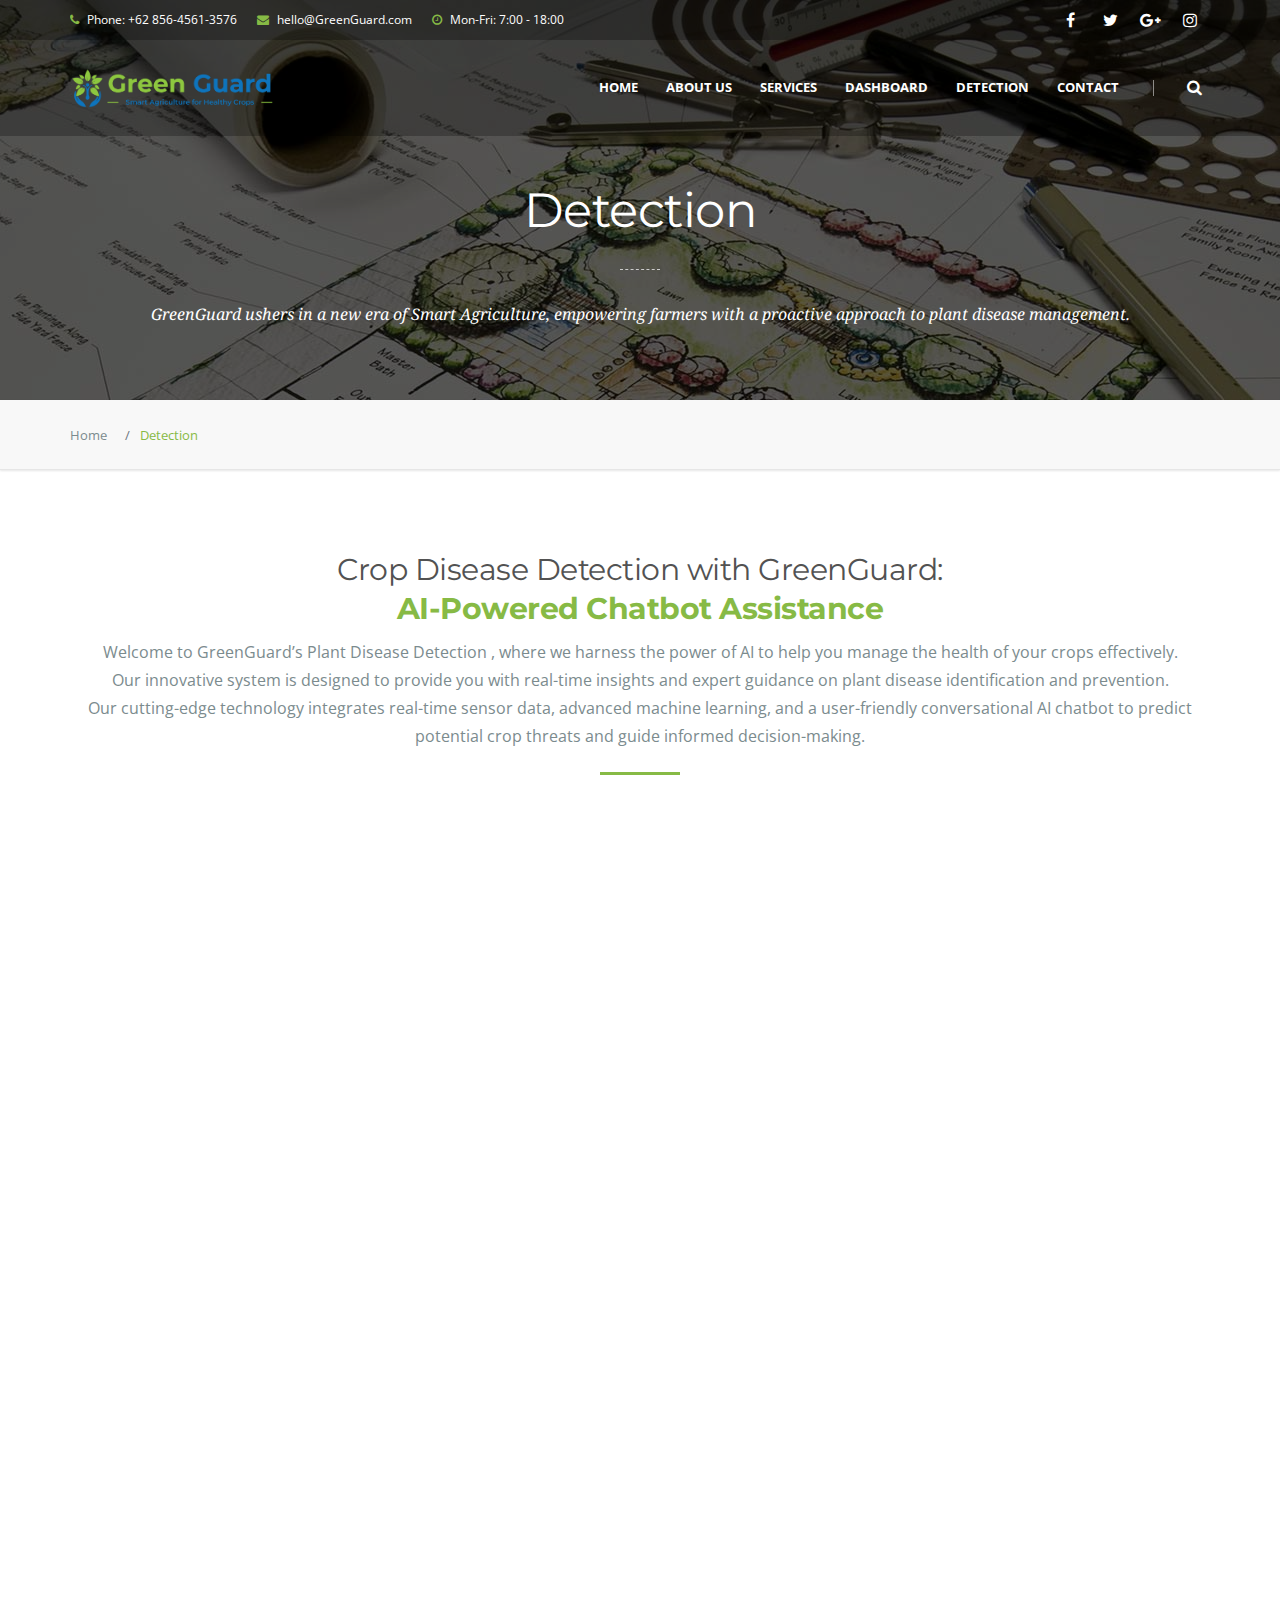
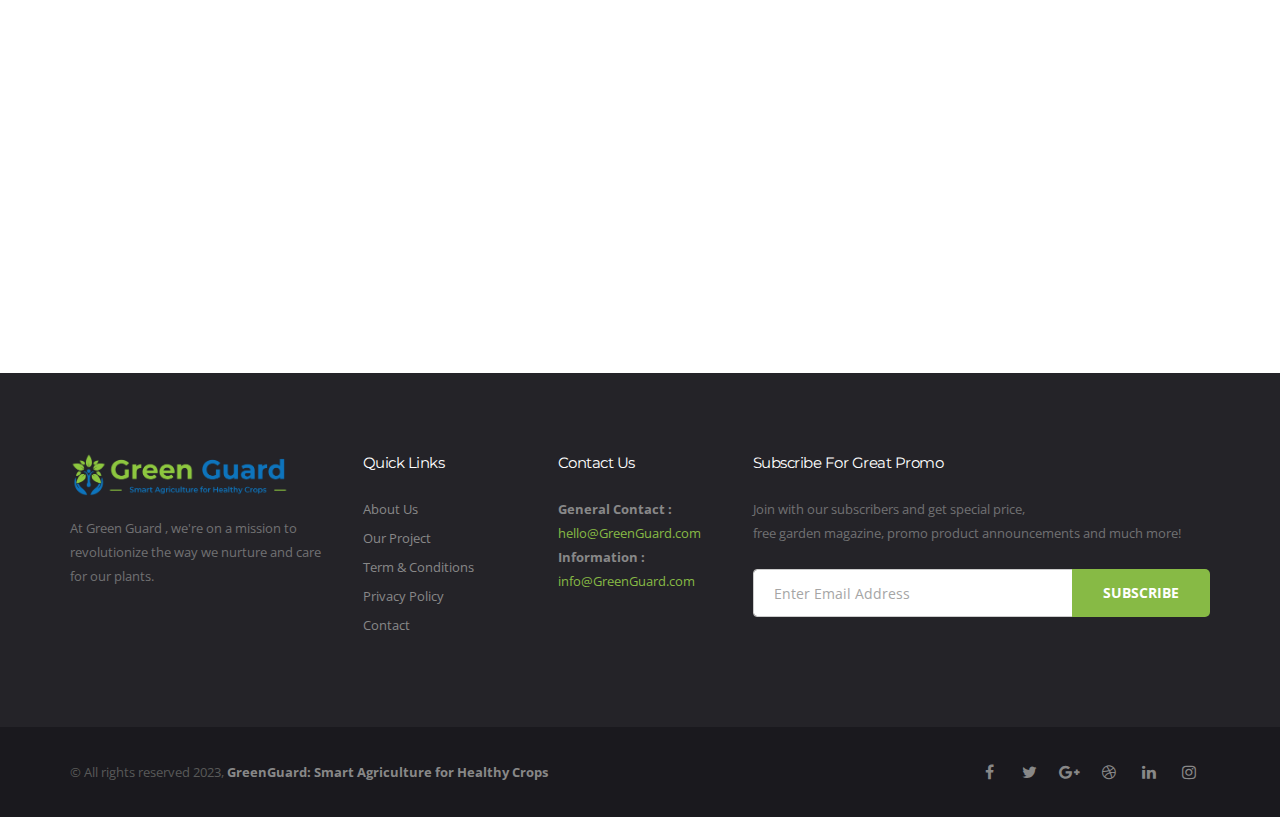
<file: Detection.html>
<!DOCTYPE html>
<html lang="en">
  <head>
    <meta charset="utf-8" />
    <meta
      name="viewport"
      content="width=device-width, initial-scale=1, shrink-to-fit=no"
    />
    <meta
      name="keywords"
      content="html5, garden, landscape, corporate, responsive, clean"
    />
    <meta
      name="description"
      content="GreenGuard: Smart Agriculture for Healthy Crops"
    />
    <meta name="Aqib Hussain" content="GreenGuard.com" />

    <title>GreenGuard: Smart Agriculture for Healthy Crops</title>

    <!-- retina bookmark icon -->
    <link rel="apple-touch-icon" href="apple-touch-icon.png" />

    <!-- css -->
    <link rel="stylesheet" href="css/bootstrap.min.css" />
    <link rel="stylesheet" href="css/foundstrap.css" />
    <link rel="stylesheet" href="css/font-awesome.min.css" />
    <link rel="stylesheet" href="css/iconcrafts.css" />

    <!-- css plugin -->
    <link rel="stylesheet" href="css/flexslider.css" />
    <link rel="stylesheet" href="css/animate.min.css" />
    <link rel="stylesheet" href="css/owl-carousel.css" />
    <link rel="stylesheet" href="css/smartmenu.min.css" />

    <!-- theme stylesheet -->
    <link rel="stylesheet" href="css/style.css" />
    <link rel="stylesheet" href="css/responsive.css" />

    <!-- favicon -->
    <link rel="shortcut icon" href="img/logo.ico" />
  </head>

  <body>
    <header id="header">
      <!-- header-top -->
      <div class="header-top">
        <div class="container">
          <div class="row">
            <div class="col-md-12">
              <ul class="header-info pull-left">
                <li>
                  <i class="fa fa-phone" aria-hidden="true"></i> Phone: +62
                  856-4561-3576
                </li>
                <li>
                  <a href="mailto:hello@GreenGuard.com"
                    ><i class="fa fa-envelope" aria-hidden="true"></i>
                    hello@GreenGuard.com</a
                  >
                </li>
                <li>
                  <i class="fa fa-clock-o" aria-hidden="true"></i> Mon-Fri: 7:00
                  - 18:00
                </li>
              </ul>
              <div class="pull-right">
                <ul class="header-social social-icon">
                  <li>
                    <a class="facebook-color" href="#"
                      ><i class="fa fa-facebook" aria-hidden="true"></i
                    ></a>
                  </li>
                  <li>
                    <a class="twitter-color" href="#"
                      ><i class="fa fa-twitter" aria-hidden="true"></i
                    ></a>
                  </li>
                  <li>
                    <a class="google-color" href="#"
                      ><i class="fa fa-google-plus" aria-hidden="true"></i
                    ></a>
                  </li>
                  <li>
                    <a class="instagram-color" href="#"
                      ><i class="fa fa-instagram" aria-hidden="true"></i
                    ></a>
                  </li>
                </ul>
              </div>
            </div>
          </div>
        </div>
      </div>
      <!-- header-top end here -->
      <div class="header-main">
        <div class="container">
          <div class="row">
            <div class="col-md-12">
              <div class="header-logo">
                <a href="new_index.html">
                  <img src="img/logo-white.png" alt="logo" />
                  <img class="logo-responsive" src="img/logo.png" alt="logo" />
                  <img
                    class="logo-sticky"
                    src="img/logo-black.png"
                    alt="logo"
                  />
                </a>
              </div>
              <nav class="menu-container">
                <ul id="menu" class="sm me-menu">
                  <li>
                    <a href="index.html">Home</a>
                  </li>
                  <li>
                    <a href="about-us.html">About Us</a>
                  </li>
                  <li>
                    <a href="services.html">Services</a>
                  </li>
                  <li>
                    <a href="Dashboard.html">Dashboard</a>
                  </li>
                  <li>
                    <a href="Detection.html">Detection</a>
                  </li>
                  <li><a href="contact.html">Contact</a></li>
                </ul>
                <div class="additional-menu">
                  <a class="search-btn" href="#"
                    ><i class="fa fa-search" aria-hidden="true"></i
                  ></a>
                  <div class="search-panel">
                    <form action="#" class="form-search form-search-rounded">
                      <div class="input-group-placeholder addon-right">
                        <input
                          name="search"
                          type="text"
                          class="form-control"
                          placeholder="Search here.."
                        />
                      </div>
                    </form>
                  </div>
                </div>
              </nav>
            </div>
          </div>
        </div>
      </div>
    </header>
    <div id="page-header" class="content-contrast">
      <div class="page-title-container">
        <div class="background-overlay"></div>
        <div class="container centered-container">
          <div class="centered-inner-container">
            <h1 class="page-title">Detection</h1>
            <hr class="separator small-separator" />
            <div class="heading-caption">
              GreenGuard ushers in a new era of Smart Agriculture, empowering
              farmers with a proactive approach to plant disease management.<br />
            </div>
          </div>
        </div>
      </div>
      <div class="breadcrumb-container">
        <div class="container">
          <div class="row">
            <div class="col-md-12">
              <nav class="breadcrumb">
                <a class="breadcrumb-item" href="#">Home</a>
                <span class="breadcrumb-item active">Detection</span>
              </nav>
            </div>
          </div>
        </div>
      </div>
    </div>
    <section class="section">
      <div class="container">
        <div class="row">
          <div class="col-md-12">
            <div class="heading-title text-center gap" data-gap-bottom="40">
              <h3>
                Crop Disease Detection with GreenGuard:<br />
                <strong class="text-color"
                  >AI-Powered Chatbot Assistance</strong
                >
              </h3>
              <p>
                Welcome to GreenGuard’s Plant Disease Detection , where we
                harness the power of AI to help you manage the health of your
                crops effectively.<br />
                Our innovative system is designed to provide you with real-time
                insights and expert guidance on plant disease identification and
                prevention.<br />Our cutting-edge technology integrates
                real-time sensor data, advanced machine learning, and a
                user-friendly conversational AI chatbot to predict potential
                crop threats and guide informed decision-making.
              </p>
            </div>
          </div>
        </div>
      </div>
    </section>

    <iframe
      src="https://tyagipulkit-plantdoc-gradio.hf.space"
      frameborder="0"
      width="100%"
      height="1070"
    ></iframe>

    <!-- <section class="section">
      <div class="container">
        <div class="row align-items-stretch">
          <div class="col-md-6 col-lg-4">
            <div class="service-grid">
              <div class="img-service">
                <a href="lawn-garden-maintenance.html">
                  <div class="overlay-background"></div>
                  <img src="img/services/service-1.jpg" alt="service image" />
                </a>
              </div>
              <hr class="separator" />
              <h5 class="title">
                <a href="lawn-garden-maintenance.html"
                  >Lawn and Garden Maintenance</a
                >
              </h5>
              <p>
                It's great time, you can save your time for garden maintenance.
                After we finished, your garden will be a perfect place for . . .
              </p>
              <a
                class="btn btn-sm btn-default"
                href="lawn-garden-maintenance.html"
                >Read More</a
              >
            </div>
          </div>
          <div class="col-md-6 col-lg-4">
            <div class="service-grid">
              <div class="img-service">
                <a href="decoration-and-landscaping.html">
                  <div class="overlay-background"></div>
                  <img src="img/services/service-2.jpg" alt="service image" />
                </a>
              </div>
              <hr class="separator" />
              <h5 class="title">
                <a href="decoration-and-landscaping.html"
                  >Decoration and Landscaping</a
                >
              </h5>
              <p>
                Updating your home's landscaping is a great way to create
                outdoor spaces for relaxing and meet with family, you can create
                a garden . . .
              </p>
              <a
                class="btn btn-sm btn-default"
                href="decoration-and-landscaping.html"
                >Read More</a
              >
            </div>
          </div>
          <div class="col-md-6 col-lg-4">
            <div class="service-grid">
              <div class="img-service">
                <a href="design-and-planting.html">
                  <div class="overlay-background"></div>
                  <img src="img/services/service-3.jpg" alt="service image" />
                </a>
              </div>
              <hr class="separator" />
              <h5 class="title">
                <a href="design-and-planting.html">Design and Planting</a>
              </h5>
              <p>
                We can create a beautiful garden in any yard with our
                landscaping ideas, garden plans, and request specific plans. We
                can realize . . .
              </p>
              <a class="btn btn-sm btn-default" href="design-and-planting.html"
                >Read More</a
              >
            </div>
          </div>
          <div class="col-md-6 col-lg-4">
            <div class="service-grid">
              <div class="img-service">
                <a href="garden-clearance.html">
                  <div class="overlay-background"></div>
                  <img src="img/services/service-4.jpg" alt="service image" />
                </a>
              </div>
              <hr class="separator" />
              <h5 class="title">
                <a href="garden-clearance.html">Garden Clearance</a>
              </h5>
              <p>
                We offer fast and reliable garden clearance, available any day
                of the week. From hedge trimmings, grass and flower cuttings to
                . . .
              </p>
              <a class="btn btn-sm btn-default" href="garden-clearance.html"
                >Read More</a
              >
            </div>
          </div>
          <div class="col-md-6 col-lg-4">
            <div class="service-grid">
              <div class="img-service">
                <a href="stone-hardscaping.html">
                  <div class="overlay-background"></div>
                  <img src="img/services/service-5.jpg" alt="service image" />
                </a>
              </div>
              <hr class="separator" />
              <h5 class="title">
                <a href="stone-hardscaping.html">Stone Hardscaping</a>
              </h5>
              <p>
                Your garden will look more natural with grass but the presence
                of hardscape serves as a counterweight. Your garden will . . .
              </p>
              <a class="btn btn-sm btn-default" href="stone-hardscaping.html"
                >Read More</a
              >
            </div>
          </div>
          <div class="col-md-6 col-lg-4">
            <div class="service-grid">
              <div class="img-service">
                <a href="watering-and-irigation.html">
                  <div class="overlay-background"></div>
                  <img src="img/services/service-6.jpg" alt="service image" />
                </a>
              </div>
              <hr class="separator" />
              <h5 class="title">
                <a href="watering-and-irigation.html">Watering and Irigation</a>
              </h5>
              <p>
                As Garden Service and Landscape design, we provide investment to
                protect your lawn and garden, giving garden watering regularly .
                . .
              </p>
              <a
                class="btn btn-sm btn-default"
                href="watering-and-irigation.html"
                >Read More</a
              >
            </div>
          </div>
        </div>
      </div>
    </section> -->

    <footer id="footer">
      <div class="container">
        <div class="row">
          <div class="col-md-5 col-lg-3">
            <div class="footer-logo">
              <a href="index.html">
                <img src="img/logo.png" alt="Footer Logo" />
              </a>
            </div>
            <p>
              At Green Guard , we're on a mission to revolutionize the way we
              nurture and care for our plants.
            </p>
          </div>

          <div class="col-md-3 col-lg-2">
            <h5 class="footer-title">Quick Links</h5>
            <ul class="me-list">
              <li><a href="#">About Us</a></li>
              <li><a href="#">Our Project</a></li>
              <li><a href="#">Term &amp; Conditions</a></li>
              <li><a href="#">Privacy Policy</a></li>
              <li><a href="#">Contact</a></li>
            </ul>
          </div>

          <div class="col-md-4 col-lg-2">
            <h5 class="footer-title">Contact Us</h5>
            <p>
              <strong>General Contact :</strong> <br />
              <a class="text-color" href="mailto:hello@GreenGuard.com"
                >hello@GreenGuard.com</a
              >
              <br />
              <strong>Information :</strong> <br />
              <a class="text-color" href="mailto:info@GreenGuard.com"
                >info@GreenGuard.com</a
              >
            </p>
          </div>

          <div class="col-md-12 col-lg-5">
            <h5 class="footer-title">Subscribe For Great Promo</h5>
            <p>
              Join with our subscribers and get special price,<br />free garden
              magazine, promo product announcements and much more!
            </p>

            <form class="subscribe-form">
              <div class="input-group mb-3">
                <input
                  type="text"
                  class="form-control"
                  placeholder="Enter Email Address"
                  aria-label="Enter Email Address"
                  aria-describedby="button-subscribe"
                />
                <div class="input-group-append">
                  <button
                    class="btn btn-default"
                    type="button"
                    id="button-subscribe"
                  >
                    Subscribe
                  </button>
                </div>
              </div>
            </form>
          </div>
        </div>
      </div>
      <div class="footer-bottom">
        <div class="container">
          <div class="row">
            <div class="col-md-12 text-center">
              <div class="copyright pull-left">
                &copy; All rights reserved 2023,
                <strong>GreenGuard: Smart Agriculture for Healthy Crops</strong>
              </div>
              <ul class="footer-social social-icon pull-right">
                <li>
                  <a class="facebook-color" href="#"
                    ><i class="fa fa-facebook"></i
                  ></a>
                </li>
                <li>
                  <a class="twitter-color" href="#"
                    ><i class="fa fa-twitter"></i
                  ></a>
                </li>
                <li>
                  <a class="google-color" href="#"
                    ><i class="fa fa-google-plus"></i
                  ></a>
                </li>
                <li>
                  <a class="dribbble-color" href="#"
                    ><i class="fa fa-dribbble"></i
                  ></a>
                </li>
                <li>
                  <a class="linkedin-color" href="#"
                    ><i class="fa fa-linkedin"></i
                  ></a>
                </li>
                <li>
                  <a class="instagram-color" href="#"
                    ><i class="fa fa-instagram"></i
                  ></a>
                </li>
              </ul>
            </div>
          </div>
        </div>
      </div>
    </footer>
    <!-- javascript here -->
    <script src="js/jquery-3.6.0.min.js"></script>
    <script src="https://maps.google.com/maps/api/js?key=AIzaSyBJ7vR7u5Tw1Ii8qA0mAsKVUvSnoidOkhE"></script>
    <script src="js/bootstrap.bundle.min.js"></script>
    <script src="js/jquery.smartmenus.min.js"></script>
    <script src="js/jquery.waypoints.min.js"></script>
    <script src="js/jquery.scrollUp.min.js"></script>

    <!-- javascript plugin -->
    <script src="js/jquery.flexslider-min.js"></script>
    <script src="js/owl.carousel.min.js"></script>
    <script src="js/jquery.countTo.js"></script>
    <script src="js/jquery.parallax.js"></script>
    <script src="js/isotope.pkgd.min.js"></script>
    <script src="js/jquery.easypiechart.min.js"></script>
    <script src="js/jquery.maps.js"></script>

    <!-- javascript configuration -->
    <script src="js/config.js"></script>
    <script>
      $(document).ready(function () {
        // your javascript here
      });
    </script>
  </body>
</html>
</file>
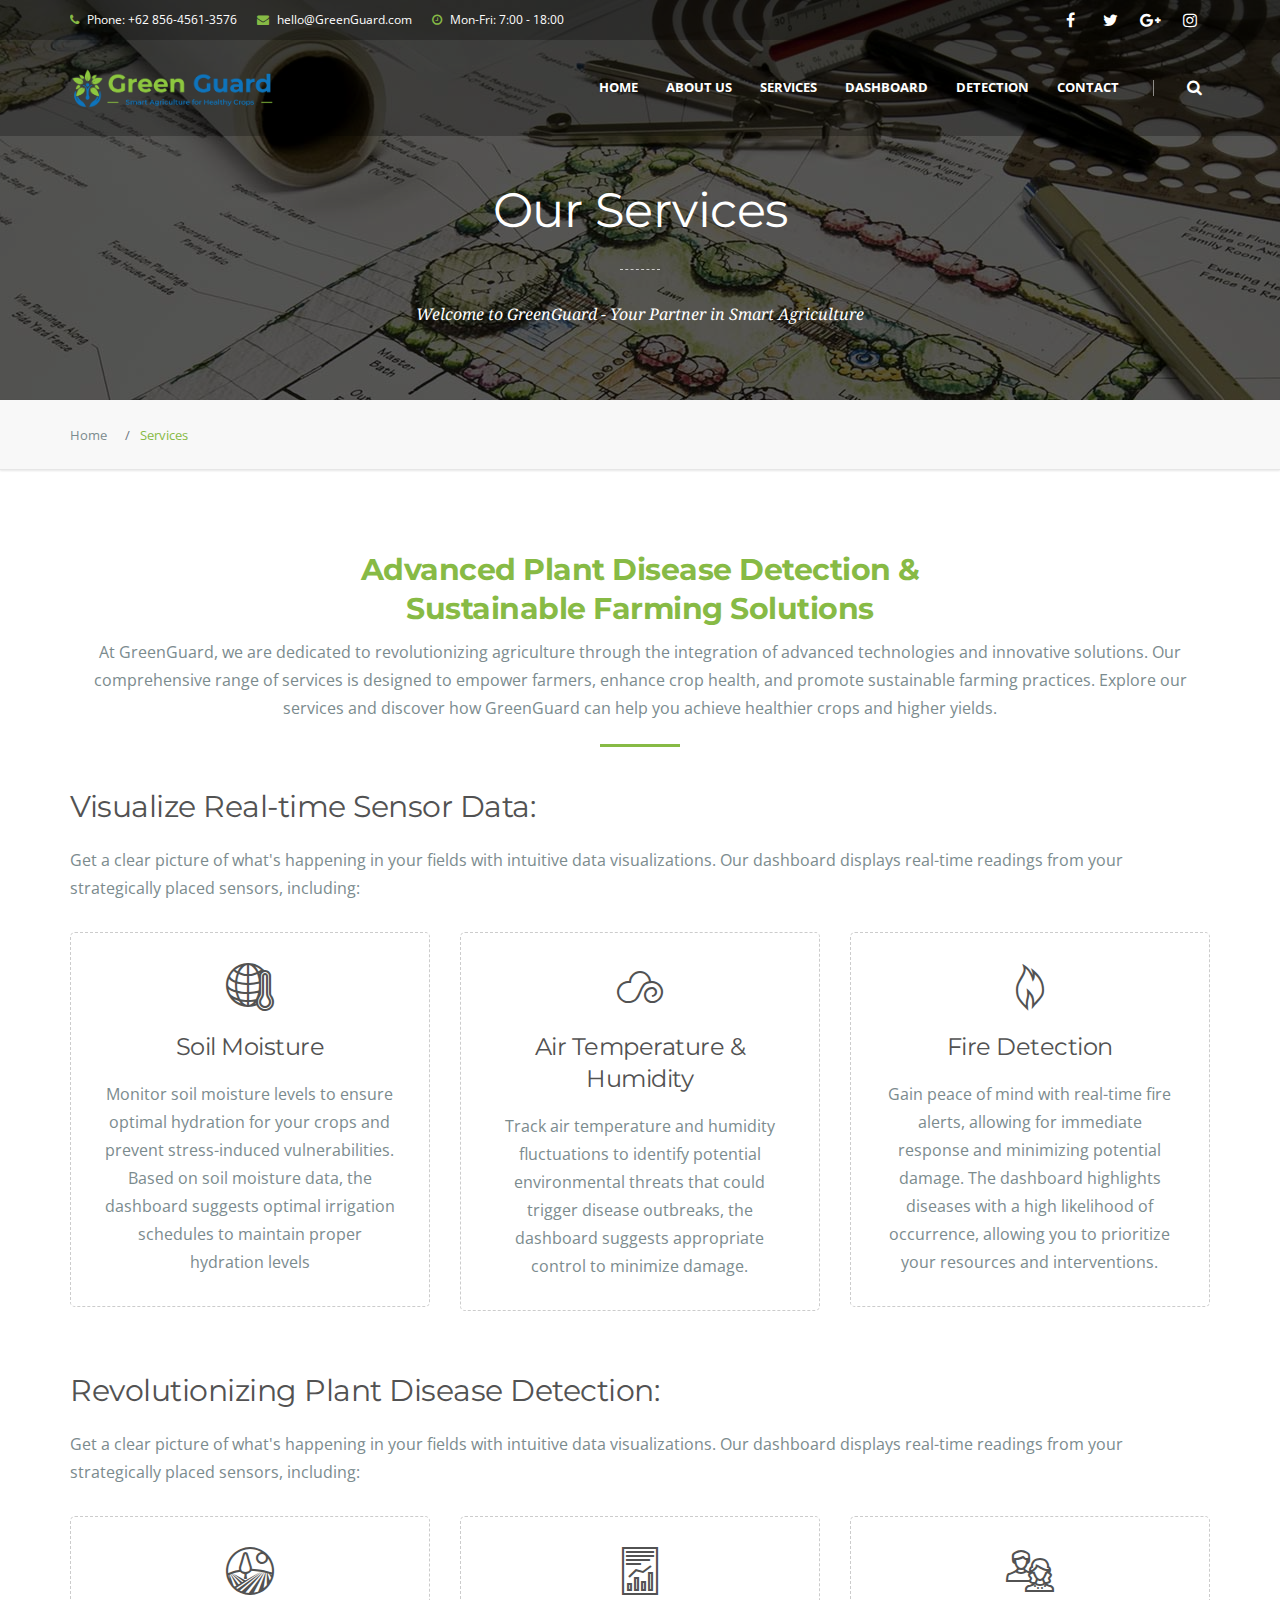
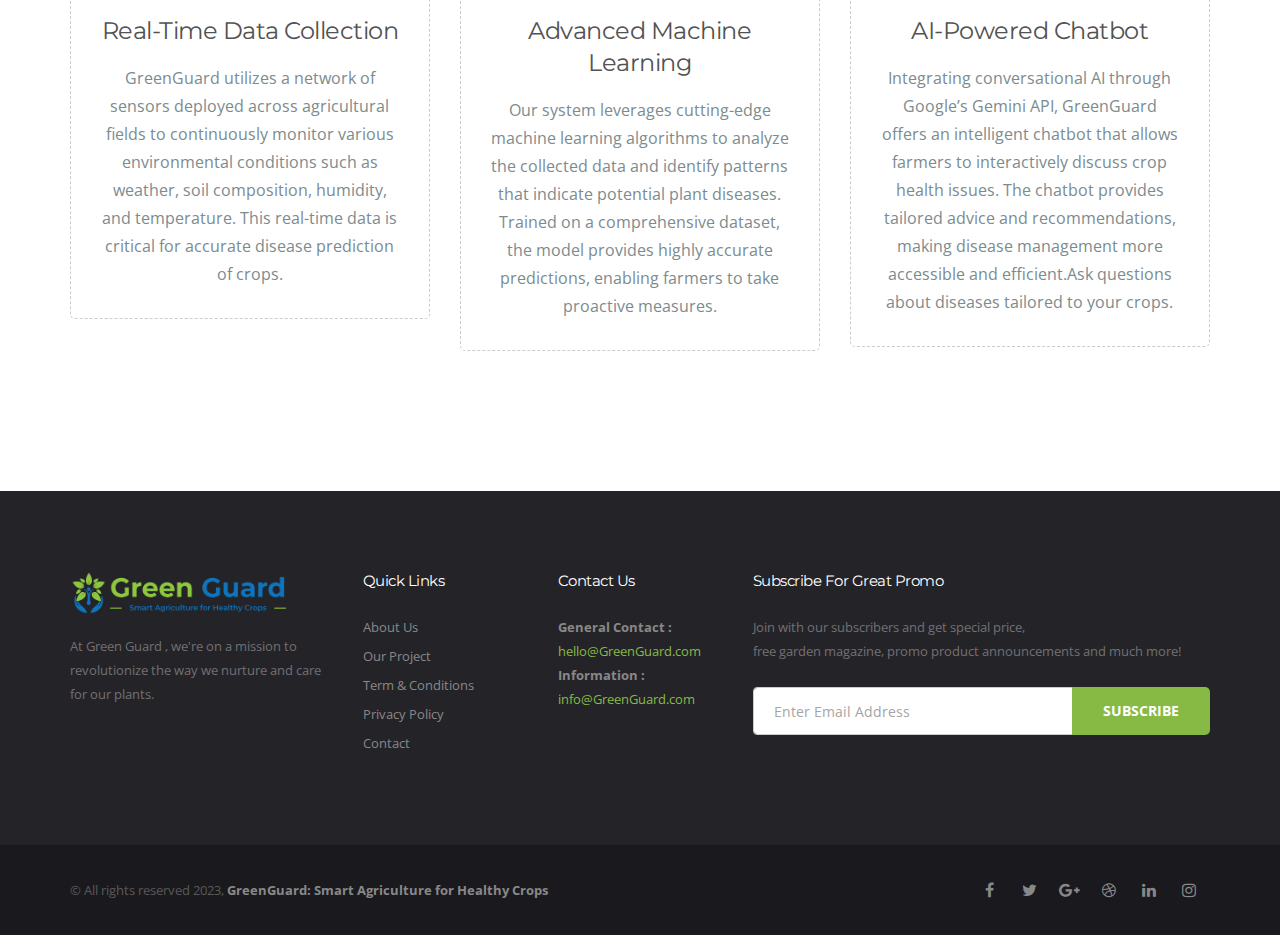
<file: services.html>
<!DOCTYPE html>
<html lang="en">
  <head>
    <meta charset="utf-8" />
    <meta
      name="viewport"
      content="width=device-width, initial-scale=1, shrink-to-fit=no"
    />
    <meta
      name="keywords"
      content="html5, garden, landscape, corporate, responsive, clean"
    />
    <meta
      name="description"
      content="GreenGuard: Smart Agriculture for Healthy Crops"
    />
    <meta name="Aqib Hussain" content="GreenGuard.com" />

    <title>GreenGuard: Smart Agriculture for Healthy Crops</title>

    <!-- retina bookmark icon -->
    <link rel="apple-touch-icon" href="apple-touch-icon.png" />

    <!-- css -->
    <link rel="stylesheet" href="css/bootstrap.min.css" />
    <link rel="stylesheet" href="css/foundstrap.css" />
    <link rel="stylesheet" href="css/font-awesome.min.css" />
    <link rel="stylesheet" href="css/iconcrafts.css" />

    <!-- css plugin -->
    <link rel="stylesheet" href="css/flexslider.css" />
    <link rel="stylesheet" href="css/animate.min.css" />
    <link rel="stylesheet" href="css/owl-carousel.css" />
    <link rel="stylesheet" href="css/smartmenu.min.css" />

    <!-- theme stylesheet -->
    <link rel="stylesheet" href="css/style.css" />
    <link rel="stylesheet" href="css/responsive.css" />

    <!-- favicon -->
    <link rel="shortcut icon" href="img/logo.ico" />
  </head>

  <body>
    <header id="header">
      <!-- header-top -->
      <div class="header-top">
        <div class="container">
          <div class="row">
            <div class="col-md-12">
              <ul class="header-info pull-left">
                <li>
                  <i class="fa fa-phone" aria-hidden="true"></i> Phone: +62
                  856-4561-3576
                </li>
                <li>
                  <a href="mailto:hello@zengarden.com"
                    ><i class="fa fa-envelope" aria-hidden="true"></i>
                    hello@GreenGuard.com</a
                  >
                </li>
                <li>
                  <i class="fa fa-clock-o" aria-hidden="true"></i> Mon-Fri: 7:00
                  - 18:00
                </li>
              </ul>
              <div class="pull-right">
                <ul class="header-social social-icon">
                  <li>
                    <a class="facebook-color" href="#"
                      ><i class="fa fa-facebook" aria-hidden="true"></i
                    ></a>
                  </li>
                  <li>
                    <a class="twitter-color" href="#"
                      ><i class="fa fa-twitter" aria-hidden="true"></i
                    ></a>
                  </li>
                  <li>
                    <a class="google-color" href="#"
                      ><i class="fa fa-google-plus" aria-hidden="true"></i
                    ></a>
                  </li>
                  <li>
                    <a class="instagram-color" href="#"
                      ><i class="fa fa-instagram" aria-hidden="true"></i
                    ></a>
                  </li>
                </ul>
              </div>
            </div>
          </div>
        </div>
      </div>
      <!-- header-top end here -->
      <div class="header-main">
        <div class="container">
          <div class="row">
            <div class="col-md-12">
              <div class="header-logo">
                <a href="new_index.html">
                  <img src="img/logo-white.png" alt="logo" />
                  <img class="logo-responsive" src="img/logo.png" alt="logo" />
                  <img
                    class="logo-sticky"
                    src="img/logo-black.png"
                    alt="logo"
                  />
                </a>
              </div>
              <nav class="menu-container">
                <ul id="menu" class="sm me-menu">
                  <li>
                    <a href="index.html">Home</a>
                  </li>
                  <li>
                    <a href="about-us.html">About Us</a>
                  </li>
                  <li>
                    <a href="services.html">Services</a>
                  </li>
                  <li>
                    <a href="Dashboard.html">Dashboard</a>
                  </li>
                  <li>
                    <a href="Detection.html">Detection</a>
                  </li>
                  <li><a href="contact.html">Contact</a></li>
                </ul>
                <div class="additional-menu">
                  <a class="search-btn" href="#"
                    ><i class="fa fa-search" aria-hidden="true"></i
                  ></a>
                  <div class="search-panel">
                    <form action="#" class="form-search form-search-rounded">
                      <div class="input-group-placeholder addon-right">
                        <input
                          name="search"
                          type="text"
                          class="form-control"
                          placeholder="Search here.."
                        />
                      </div>
                    </form>
                  </div>
                </div>
              </nav>
            </div>
          </div>
        </div>
      </div>
    </header>
    <div id="page-header" class="content-contrast">
      <div class="page-title-container">
        <div class="background-overlay"></div>
        <div class="container centered-container">
          <div class="centered-inner-container">
            <h1 class="page-title">Our Services</h1>
            <hr class="separator small-separator" />
            <div class="heading-caption">
              Welcome to GreenGuard - Your Partner in Smart Agriculture
            </div>
          </div>
        </div>
      </div>
      <div class="breadcrumb-container">
        <div class="container">
          <div class="row">
            <div class="col-md-12">
              <nav class="breadcrumb">
                <a class="breadcrumb-item" href="#">Home</a>
                <span class="breadcrumb-item active">Services</span>
              </nav>
            </div>
          </div>
        </div>
      </div>
    </div>
    <section class="section">
      <div class="container">
        <div class="row">
          <div class="col-md-12">
            <div class="heading-title text-center gap" data-gap-bottom="40">
              <h3>
                <!-- GreenGuard Services : <br /> -->
                <strong class="text-color"
                  >Advanced Plant Disease Detection & <br />Sustainable Farming
                  Solutions</strong
                >
              </h3>
              <p>
                At GreenGuard, we are dedicated to revolutionizing agriculture
                through the integration of advanced technologies and innovative
                solutions. Our comprehensive range of services is designed to
                empower farmers, enhance crop health, and promote sustainable
                farming practices. Explore our services and discover how
                GreenGuard can help you achieve healthier crops and higher
                yields.
              </p>
            </div>
          </div>
        </div>
      </div>

      <div class="container">
        <div class="row">
          <div class="col-md-12">
            <h3>Visualize Real-time Sensor Data:</h3>
            <p>
              Get a clear picture of what's happening in your fields with
              intuitive data visualizations. Our dashboard displays real-time
              readings from your strategically placed sensors, including:
            </p>
            <ul class="grid-lg-3 grid-md-2 no-wrap">
              <li>
                <div class="feature text-center">
                  <i class="craftico-global-warming"></i>
                  <h4>Soil Moisture</h4>
                  <p>
                    Monitor soil moisture levels to ensure optimal hydration for
                    your crops and prevent stress-induced vulnerabilities. Based
                    on soil moisture data, the dashboard suggests optimal
                    irrigation schedules to maintain proper hydration levels
                  </p>
                </div>
              </li>
              <li>
                <div class="feature text-center">
                  <i class="craftico-air_01"></i>
                  <h4>Air Temperature &amp; Humidity</h4>
                  <p>
                    Track air temperature and humidity fluctuations to identify
                    potential environmental threats that could trigger disease
                    outbreaks, the dashboard suggests appropriate control to
                    minimize damage.
                  </p>
                </div>
              </li>
              <li>
                <div class="feature text-center">
                  <i class="craftico-gas-tank"></i>
                  <h4>Fire Detection</h4>
                  <p>
                    Gain peace of mind with real-time fire alerts, allowing for
                    immediate response and minimizing potential damage. The
                    dashboard highlights diseases with a high likelihood of
                    occurrence, allowing you to prioritize your resources and
                    interventions.
                  </p>
                </div>
              </li>
            </ul>
          </div>
        </div>
      </div>

      <div class="container">
        <div class="row">
          <div class="col-md-12">
            <h3>Revolutionizing Plant Disease Detection:</h3>
            <p>
              Get a clear picture of what's happening in your fields with
              intuitive data visualizations. Our dashboard displays real-time
              readings from your strategically placed sensors, including:
            </p>
            <ul class="grid-lg-3 grid-md-2 no-wrap">
              <li>
                <div class="feature text-center">
                  <i class="craftico-agriculture"></i>
                  <h4>Real-Time Data Collection</h4>
                  <p>
                    GreenGuard utilizes a network of sensors deployed across
                    agricultural fields to continuously monitor various
                    environmental conditions such as weather, soil composition,
                    humidity, and temperature. This real-time data is critical
                    for accurate disease prediction of crops.
                  </p>
                </div>
              </li>
              <li>
                <div class="feature text-center">
                  <i class="craftico-report"></i>
                  <h4>Advanced Machine Learning</h4>
                  <p>
                    Our system leverages cutting-edge machine learning
                    algorithms to analyze the collected data and identify
                    patterns that indicate potential plant diseases. Trained on
                    a comprehensive dataset, the model provides highly accurate
                    predictions, enabling farmers to take proactive measures.
                  </p>
                </div>
              </li>
              <li>
                <div class="feature text-center">
                  <i class="craftico-humans_01"></i>
                  <h4>AI-Powered Chatbot</h4>
                  <p>
                    Integrating conversational AI through Google’s Gemini API,
                    GreenGuard offers an intelligent chatbot that allows farmers
                    to interactively discuss crop health issues. The chatbot
                    provides tailored advice and recommendations, making disease
                    management more accessible and efficient.Ask questions about
                    diseases tailored to your crops.
                  </p>
                </div>
              </li>
            </ul>
          </div>
        </div>
      </div>
    </section>

    <!-- <section class="section">
      <div class="container">
        <div class="row align-items-stretch">
          <div class="col-md-6 col-lg-4">
            <div class="service-grid">
              <div class="img-service">
                <a href="lawn-garden-maintenance.html">
                  <div class="overlay-background"></div>
                  <img src="img/services/service-1.jpg" alt="service image" />
                </a>
              </div>
              <hr class="separator" />
              <h5 class="title">
                <a href="lawn-garden-maintenance.html"
                  >Lawn and Garden Maintenance</a
                >
              </h5>
              <p>
                It's great time, you can save your time for garden maintenance.
                After we finished, your garden will be a perfect place for . . .
              </p>
              <a
                class="btn btn-sm btn-default"
                href="lawn-garden-maintenance.html"
                >Read More</a
              >
            </div>
          </div>
          <div class="col-md-6 col-lg-4">
            <div class="service-grid">
              <div class="img-service">
                <a href="decoration-and-landscaping.html">
                  <div class="overlay-background"></div>
                  <img src="img/services/service-2.jpg" alt="service image" />
                </a>
              </div>
              <hr class="separator" />
              <h5 class="title">
                <a href="decoration-and-landscaping.html"
                  >Decoration and Landscaping</a
                >
              </h5>
              <p>
                Updating your home's landscaping is a great way to create
                outdoor spaces for relaxing and meet with family, you can create
                a garden . . .
              </p>
              <a
                class="btn btn-sm btn-default"
                href="decoration-and-landscaping.html"
                >Read More</a
              >
            </div>
          </div>
          <div class="col-md-6 col-lg-4">
            <div class="service-grid">
              <div class="img-service">
                <a href="design-and-planting.html">
                  <div class="overlay-background"></div>
                  <img src="img/services/service-3.jpg" alt="service image" />
                </a>
              </div>
              <hr class="separator" />
              <h5 class="title">
                <a href="design-and-planting.html">Design and Planting</a>
              </h5>
              <p>
                We can create a beautiful garden in any yard with our
                landscaping ideas, garden plans, and request specific plans. We
                can realize . . .
              </p>
              <a class="btn btn-sm btn-default" href="design-and-planting.html"
                >Read More</a
              >
            </div>
          </div>
          <div class="col-md-6 col-lg-4">
            <div class="service-grid">
              <div class="img-service">
                <a href="garden-clearance.html">
                  <div class="overlay-background"></div>
                  <img src="img/services/service-4.jpg" alt="service image" />
                </a>
              </div>
              <hr class="separator" />
              <h5 class="title">
                <a href="garden-clearance.html">Garden Clearance</a>
              </h5>
              <p>
                We offer fast and reliable garden clearance, available any day
                of the week. From hedge trimmings, grass and flower cuttings to
                . . .
              </p>
              <a class="btn btn-sm btn-default" href="garden-clearance.html"
                >Read More</a
              >
            </div>
          </div>
          <div class="col-md-6 col-lg-4">
            <div class="service-grid">
              <div class="img-service">
                <a href="stone-hardscaping.html">
                  <div class="overlay-background"></div>
                  <img src="img/services/service-5.jpg" alt="service image" />
                </a>
              </div>
              <hr class="separator" />
              <h5 class="title">
                <a href="stone-hardscaping.html">Stone Hardscaping</a>
              </h5>
              <p>
                Your garden will look more natural with grass but the presence
                of hardscape serves as a counterweight. Your garden will . . .
              </p>
              <a class="btn btn-sm btn-default" href="stone-hardscaping.html"
                >Read More</a
              >
            </div>
          </div>
          <div class="col-md-6 col-lg-4">
            <div class="service-grid">
              <div class="img-service">
                <a href="watering-and-irigation.html">
                  <div class="overlay-background"></div>
                  <img src="img/services/service-6.jpg" alt="service image" />
                </a>
              </div>
              <hr class="separator" />
              <h5 class="title">
                <a href="watering-and-irigation.html">Watering and Irigation</a>
              </h5>
              <p>
                As Garden Service and Landscape design, we provide investment to
                protect your lawn and garden, giving garden watering regularly .
                . .
              </p>
              <a
                class="btn btn-sm btn-default"
                href="watering-and-irigation.html"
                >Read More</a
              >
            </div>
          </div>
        </div>
      </div>
    </section> -->

    <footer id="footer">
      <div class="container">
        <div class="row">
          <div class="col-md-5 col-lg-3">
            <div class="footer-logo">
              <a href="index.html">
                <img src="img/logo.png" alt="Footer Logo" />
              </a>
            </div>
            <p>
              At Green Guard , we're on a mission to revolutionize the way we
              nurture and care for our plants.
            </p>
          </div>

          <div class="col-md-3 col-lg-2">
            <h5 class="footer-title">Quick Links</h5>
            <ul class="me-list">
              <li><a href="#">About Us</a></li>
              <li><a href="#">Our Project</a></li>
              <li><a href="#">Term &amp; Conditions</a></li>
              <li><a href="#">Privacy Policy</a></li>
              <li><a href="#">Contact</a></li>
            </ul>
          </div>

          <div class="col-md-4 col-lg-2">
            <h5 class="footer-title">Contact Us</h5>
            <p>
              <strong>General Contact :</strong> <br />
              <a class="text-color" href="mailto:hello@zengarden.com"
                >hello@GreenGuard.com</a
              >
              <br />
              <strong>Information :</strong> <br />
              <a class="text-color" href="mailto:info@zengarden.com"
                >info@GreenGuard.com</a
              >
            </p>
          </div>

          <div class="col-md-12 col-lg-5">
            <h5 class="footer-title">Subscribe For Great Promo</h5>
            <p>
              Join with our subscribers and get special price,<br />free garden
              magazine, promo product announcements and much more!
            </p>

            <form class="subscribe-form">
              <div class="input-group mb-3">
                <input
                  type="text"
                  class="form-control"
                  placeholder="Enter Email Address"
                  aria-label="Enter Email Address"
                  aria-describedby="button-subscribe"
                />
                <div class="input-group-append">
                  <button
                    class="btn btn-default"
                    type="button"
                    id="button-subscribe"
                  >
                    Subscribe
                  </button>
                </div>
              </div>
            </form>
          </div>
        </div>
      </div>
      <div class="footer-bottom">
        <div class="container">
          <div class="row">
            <div class="col-md-12 text-center">
              <div class="copyright pull-left">
                &copy; All rights reserved 2023,
                <strong>GreenGuard: Smart Agriculture for Healthy Crops</strong>
              </div>
              <ul class="footer-social social-icon pull-right">
                <li>
                  <a class="facebook-color" href="#"
                    ><i class="fa fa-facebook"></i
                  ></a>
                </li>
                <li>
                  <a class="twitter-color" href="#"
                    ><i class="fa fa-twitter"></i
                  ></a>
                </li>
                <li>
                  <a class="google-color" href="#"
                    ><i class="fa fa-google-plus"></i
                  ></a>
                </li>
                <li>
                  <a class="dribbble-color" href="#"
                    ><i class="fa fa-dribbble"></i
                  ></a>
                </li>
                <li>
                  <a class="linkedin-color" href="#"
                    ><i class="fa fa-linkedin"></i
                  ></a>
                </li>
                <li>
                  <a class="instagram-color" href="#"
                    ><i class="fa fa-instagram"></i
                  ></a>
                </li>
              </ul>
            </div>
          </div>
        </div>
      </div>
    </footer>
    <!-- javascript here -->
    <script src="js/jquery-3.6.0.min.js"></script>
    <script src="https://maps.google.com/maps/api/js?key=AIzaSyBJ7vR7u5Tw1Ii8qA0mAsKVUvSnoidOkhE"></script>
    <script src="js/bootstrap.bundle.min.js"></script>
    <script src="js/jquery.smartmenus.min.js"></script>
    <script src="js/jquery.waypoints.min.js"></script>
    <script src="js/jquery.scrollUp.min.js"></script>

    <!-- javascript plugin -->
    <script src="js/jquery.flexslider-min.js"></script>
    <script src="js/owl.carousel.min.js"></script>
    <script src="js/jquery.countTo.js"></script>
    <script src="js/jquery.parallax.js"></script>
    <script src="js/isotope.pkgd.min.js"></script>
    <script src="js/jquery.easypiechart.min.js"></script>
    <script src="js/jquery.maps.js"></script>

    <!-- javascript configuration -->
    <script src="js/config.js"></script>
    <script>
      $(document).ready(function () {
        // your javascript here
      });
    </script>
  </body>
</html>
</file>
<file: css/foundstrap.css>
/* --------------------------------------------------------------------------
 * Foundstrap     : Zengarden - Garden and Landscape HTML Template
 *  
 * file           : foundstrap.css
 * Version        : 1.0
 * Author         : Foundstrap - team
 * Author URI     : http://foundstrap.com
 *
 * Foundstrap Studio. Copyright 2016. All Rights Reserved.
 * -------------------------------------------------------------------------- */

/* --------------------------------------------------------------------------
[table of contents]
  1. general
  2. typography
  3. helpers
  4. grid
   -------------------------------------------------------------------------- */
/* CSS3 calc() function to perform calculations */
html,
body {
    font-size: 100%;
}

body {
    font-size: 16px;
    line-height: 28px;
    color: #939393;
}

img,
object,
embed {
    max-width: 100%;
    height: auto;
}

img {
    display: inline-block;
    vertical-align: middle;
}

.img-left {
    float: left;
    margin: 5px 30px 15px 0;
}

.img-right {
    float: right;
    margin: 5px 0 15px 30px;
}

.img-fluid {
    margin-bottom: 15px;
}

.img-radius {
    -moz-border-radius: 0.25rem;
    -webkit-border-radius: 0.25rem;
    border-radius: 0.25rem;
}

.img-circle {
    -moz-border-radius: 50%;
    -webkit-border-radius: 50%;
    border-radius: 50%;
}

.img-shadow {
    -moz-box-shadow: 0 1px 5px rgba(0, 0, 0, 0.1);
    -webkit-box-shadow: 0 1px 5px rgba(0, 0, 0, 0.1);
    box-shadow: 0 1px 5px rgba(0, 0, 0, 0.1);
}

.img-border {
    border: 1px solid #e1e1e1;
}

.img-margin {
    margin-bottom: 30px;
}

.section {
    padding: 60px 0;
    *zoom: 1;
}

.section:before,
.section:after {
    content: " ";
    display: table;
}

.section:after {
    clear: both;
}

.clear {
    clear: both;
}

/* typography */
.text-center {
    text-align: center;
}

.text-left {
    text-align: left;
}

h1,
h2,
h3,
h4,
h5,
h6 {
    margin: 0 0 0.67em 0;
}

h1,
.h1 {
    font-size: 3em;
    line-height: 1.2;
}

h2,
.h2 {
    font-size: 2.25em;
    line-height: 1.25;
}

h3,
.h3 {
    font-size: 1.875em;
    line-height: 1.3;
}

h4,
.h4 {
    font-size: 1.5em;
    line-height: 1.35;
}

h5,
.h5 {
    font-size: 1.125em;
    line-height: 1.5;
}

h6,
.h6 {
    font-size: 1em;
    line-height: 1.6;
}

p,
hr {
    margin-bottom: 1.875em;
}

p.lead {
    line-height: 1.6em;
}

a {
    color: #41b7d8;
    text-decoration: none;
    outline: 0;
    transition: all 0.25s ease-in-out;
    -moz-transition: all 0.25s ease-in-out;
    -webkit-transition: all 0.25s ease-in-out;
}

a:focus,
a:hover {
    text-decoration: none;
    cursor: pointer;
    color: #96d7e9;
}

a:hover,
a:active,
a:focus {
    outline: none;
}

ul,
ol,
dl {
    padding: 0;
    margin: 0;
}

ul,
ol,
dl {
    margin: 0 0 30px 30px;
}

ul li ul,
ul li ol {
    margin-left: 1.25rem;
    margin-bottom: 0;
}

ul.no-bullet {
    list-style: none;
    margin-left: 0;
}

pre {
    display: block;
    padding: 12px 16px 12px 16px;
    margin: 0 0 20px;
    font-size: 12px;
    line-height: 19px;
    word-break: break-all;
    word-wrap: break-word;
    white-space: pre-wrap;
    background-color: #f5f5f5;
    border: 1px solid #e6e6e6;
    background: url(../img/pre_bg.gif) repeat 0px -8px;
    font-family: Consolas, "Andale Mono", Courier, "Courier New", monospace;
    color: #8c8c8c;
    border-radius: 4px;
}

/* helpers */
.no-padding {
    padding: 0 !important;
}

.no-padding-top {
    padding-top: 0 !important;
}

.no-padding-bottom {
    padding-bottom: 0 !important;
}

.no-padding-left {
    padding-left: 0 !important;
}

.no-padding-right {
    padding-right: 0 !important;
}

.no-margin {
    margin: 0 !important;
}

.no-margin-top {
    margin-top: 0 !important;
}

.no-margin-bottom {
    margin-bottom: 0 !important;
}

.no-margin-left {
    margin-left: 0 !important;
}

.no-margin-right {
    margin-right: 0 !important;
}

.icon-margin {
    margin-right: 5px;
}

[class^="grid-xs"],
[class*="grid-xs"],
[class^="grid-sm"],
[class*="grid-sm"],
[class^="grid-md"],
[class*="grid-md"],
[class^="grid-lg"],
[class*="grid-lg"] {
    display: block;
    margin: 0;
    padding: 0;
    *zoom: 1;
}

[class^="grid-xs"]:before,
[class^="grid-xs"]:after,
[class*="grid-xs"]:before,
[class*="grid-xs"]:after,
[class^="grid-sm"]:before,
[class^="grid-sm"]:after,
[class*="grid-sm"]:before,
[class*="grid-sm"]:after,
[class^="grid-md"]:before,
[class^="grid-md"]:after,
[class*="grid-md"]:before,
[class*="grid-md"]:after,
[class^="grid-lg"]:before,
[class^="grid-lg"]:after,
[class*="grid-lg"]:before,
[class*="grid-lg"]:after {
    content: " ";
    display: table;
}

[class^="grid-xs"]:after,
[class*="grid-xs"]:after,
[class^="grid-sm"]:after,
[class*="grid-sm"]:after,
[class^="grid-md"]:after,
[class*="grid-md"]:after,
[class^="grid-lg"]:after,
[class*="grid-lg"]:after {
    clear: both;
}

[class^="grid-xs"] > ul,
[class*="grid-xs"] > ul,
[class^="grid-sm"] > ul,
[class*="grid-sm"] > ul,
[class^="grid-md"] > ul,
[class*="grid-md"] > ul,
[class^="grid-lg"] > ul,
[class*="grid-lg"] > ul {
    display: block;
    list-style-type: none;
    margin: 0;
    padding: 0;
}

[class^="grid-xs"] > li,
[class*="grid-xs"] > li,
[class^="grid-sm"] > li,
[class*="grid-sm"] > li,
[class^="grid-md"] > li,
[class*="grid-md"] > li,
[class^="grid-lg"] > li,
[class*="grid-lg"] > li {
    display: inline;
    float: left;
    height: auto;
    padding: 0 15px 30px;
}

[class^="grid-xs"].no-wrap,
[class*="grid-xs"].no-wrap,
[class^="grid-sm"].no-wrap,
[class*="grid-sm"].no-wrap,
[class^="grid-md"].no-wrap,
[class*="grid-md"].no-wrap,
[class^="grid-lg"].no-wrap,
[class*="grid-lg"].no-wrap {
    margin: 0 -15px;
}

[class^="grid-xs"].no-gutter > li,
[class*="grid-xs"].no-gutter > li,
[class^="grid-sm"].no-gutter > li,
[class*="grid-sm"].no-gutter > li,
[class^="grid-md"].no-gutter > li,
[class*="grid-md"].no-gutter > li,
[class^="grid-lg"].no-gutter > li,
[class*="grid-lg"].no-gutter > li {
    padding: 0;
}

/* extra small screen - effect from mobile landscape */
@media (min-width: 480px) {
    .grid-xs-1 > li {
        width: 100%;
    }

    .grid-xs-2 > li {
        width: 50%;
    }

    .grid-xs-3 > li {
        width: 33.33333%;
    }

    .grid-xs-4 > li {
        width: 25%;
    }

    .grid-xs-5 > li {
        width: 20%;
    }

    .grid-xs-6 > li {
        width: 16.66667%;
    }

    .grid-xs-7 > li {
        width: 14.28571%;
    }

    .grid-xs-8 > li {
        width: 12.5%;
    }

    .grid-xs-9 > li {
        width: 11.11111%;
    }

    .grid-xs-10 > li {
        width: 10%;
    }

    .grid-xs-11 > li {
        width: 9.09091%;
    }

    .no-margin-xs {
        margin: 0 !important;
    }

    .no-padding-xs {
        padding: 0 !important;
    }
}

/* small screen - effect from tablet portrait */
@media (min-width: 768px) {
    .grid-sm-1 > li {
        width: 100%;
    }

    .grid-sm-2 > li {
        width: 50%;
    }

    .grid-sm-3 > li {
        width: 33.33333%;
    }

    .grid-sm-4 > li {
        width: 25%;
    }

    .grid-sm-5 > li {
        width: 20%;
    }

    .grid-sm-6 > li {
        width: 16.66667%;
    }

    .grid-sm-7 > li {
        width: 14.28571%;
    }

    .grid-sm-8 > li {
        width: 12.5%;
    }

    .grid-sm-9 > li {
        width: 11.11111%;
    }

    .grid-sm-10 > li {
        width: 10%;
    }

    .grid-sm-11 > li {
        width: 9.09091%;
    }

    .no-margin-sm {
        margin: 0 !important;
    }

    .no-padding-sm {
        padding: 0 !important;
    }
}

/* medium screen - effect from tablet landscape */
@media (min-width: 992px) {
    .grid-md-1 > li {
        width: 100%;
    }

    .grid-md-2 > li {
        width: 50%;
    }

    .grid-md-3 > li {
        width: 33.33333%;
    }

    .grid-md-4 > li {
        width: 25%;
    }

    .grid-md-5 > li {
        width: 20%;
    }

    .grid-md-6 > li {
        width: 16.66667%;
    }

    .grid-md-7 > li {
        width: 14.28571%;
    }

    .grid-md-8 > li {
        width: 12.5%;
    }

    .grid-md-9 > li {
        width: 11.11111%;
    }

    .grid-md-10 > li {
        width: 10%;
    }

    .grid-md-11 > li {
        width: 9.09091%;
    }

    .no-margin-md {
        margin: 0 !important;
    }

    .no-padding-md {
        padding: 0 !important;
    }
}

/* large screen - effect from laptop */
@media (min-width: 1200px) {
    .grid-lg-1 > li {
        width: 100%;
    }

    .grid-lg-2 > li {
        width: 50%;
    }

    .grid-lg-3 > li {
        width: 33.33333%;
    }

    .grid-lg-4 > li {
        width: 25%;
    }

    .grid-lg-5 > li {
        width: 20%;
    }

    .grid-lg-6 > li {
        width: 16.66667%;
    }

    .grid-lg-7 > li {
        width: 14.28571%;
    }

    .grid-lg-8 > li {
        width: 12.5%;
    }

    .grid-lg-9 > li {
        width: 11.11111%;
    }

    .grid-lg-10 > li {
        width: 10%;
    }

    .grid-lg-11 > li {
        width: 9.09091%;
    }

    .no-margin-lg {
        margin: 0 !important;
    }

    .no-padding-lg {
        padding: 0 !important;
    }

    .container {
        width: 1170px;
        max-width: 100%;
    }
}
</file>
<file: css/iconcrafts.css>
@font-face {
    font-family: 'iconcrafts';
    src:    url('../fonts/iconcrafts.eot?7775vy');
    src:    url('../fonts/iconcrafts.eot?7775vy#iefix') format('embedded-opentype'),
        url('../fonts/iconcrafts.ttf?7775vy') format('truetype'),
        url('../fonts/iconcrafts.woff?7775vy') format('woff'),
        url('../fonts/iconcrafts.svg?7775vy#iconcrafts') format('svg');
    font-weight: normal;
    font-style: normal;
}

[class^="craftico-"], [class*=" craftico-"] {
    /* use !important to prevent issues with browser extensions that change fonts */
    font-family: 'iconcrafts' !important;
    speak: none;
    font-style: normal;
    font-weight: normal;
    font-variant: normal;
    text-transform: none;
    line-height: 1;

    /* Better Font Rendering =========== */
    -webkit-font-smoothing: antialiased;
    -moz-osx-font-smoothing: grayscale;
}

.craftico-activism:before {
    content: "\e900";
}
.craftico-agriculture:before {
    content: "\e901";
}
.craftico-air:before {
    content: "\e902";
}
.craftico-air_01:before {
    content: "\e903";
}
.craftico-air_02:before {
    content: "\e904";
}
.craftico-air-pollution:before {
    content: "\e905";
}
.craftico-air-quality:before {
    content: "\e906";
}
.craftico-animals:before {
    content: "\e907";
}
.craftico-apple-and-peache:before {
    content: "\e908";
}
.craftico-atmosphere:before {
    content: "\e909";
}
.craftico-atmosphere-on-earth:before {
    content: "\e90a";
}
.craftico-autumn-rain:before {
    content: "\e90b";
}
.craftico-autumn-tree:before {
    content: "\e90c";
}
.craftico-bee:before {
    content: "\e90d";
}
.craftico-bee_01:before {
    content: "\e90e";
}
.craftico-beehive:before {
    content: "\e90f";
}
.craftico-bicycle:before {
    content: "\e910";
}
.craftico-biodiesel:before {
    content: "\e911";
}
.craftico-bird:before {
    content: "\e912";
}
.craftico-bird-house:before {
    content: "\e913";
}
.craftico-butterfly:before {
    content: "\e914";
}
.craftico-butterfly_01:before {
    content: "\e915";
}
.craftico-carbon-emission:before {
    content: "\e916";
}
.craftico-chestnut:before {
    content: "\e917";
}
.craftico-chocolate-easter-bunny:before {
    content: "\e918";
}
.craftico-clover:before {
    content: "\e919";
}
.craftico-clover_01:before {
    content: "\e91a";
}
.craftico-coal:before {
    content: "\e91b";
}
.craftico-cup-of-tea:before {
    content: "\e91c";
}
.craftico-cup-of-tea-and-books:before {
    content: "\e91d";
}
.craftico-drafonfly:before {
    content: "\e91e";
}
.craftico-drinking-water:before {
    content: "\e91f";
}
.craftico-earth:before {
    content: "\e920";
}
.craftico-earth_01:before {
    content: "\e921";
}
.craftico-easter-bonnet:before {
    content: "\e922";
}
.craftico-easter-bunny:before {
    content: "\e923";
}
.craftico-easter-candy:before {
    content: "\e924";
}
.craftico-easter-egg:before {
    content: "\e925";
}
.craftico-easter-egg_01:before {
    content: "\e926";
}
.craftico-easter-egg_02:before {
    content: "\e927";
}
.craftico-easter-egg_03:before {
    content: "\e928";
}
.craftico-easter-egg-basket:before {
    content: "\e929";
}
.craftico-easter-lily:before {
    content: "\e92a";
}
.craftico-eco:before {
    content: "\e92b";
}
.craftico-eco-electric-power:before {
    content: "\e92c";
}
.craftico-eco-electric-power_01:before {
    content: "\e92d";
}
.craftico-eco-house:before {
    content: "\e92e";
}
.craftico-eco-light-bulb:before {
    content: "\e92f";
}
.craftico-eco-light-bulb_01:before {
    content: "\e930";
}
.craftico-ecology-award:before {
    content: "\e931";
}
.craftico-education:before {
    content: "\e932";
}
.craftico-electric-car:before {
    content: "\e933";
}
.craftico-electric-car-charging-station:before {
    content: "\e934";
}
.craftico-electric-plug:before {
    content: "\e935";
}
.craftico-electric-plug_01:before {
    content: "\e936";
}
.craftico-electric-power:before {
    content: "\e937";
}
.craftico-electric-socket:before {
    content: "\e938";
}
.craftico-electric-socket_01:before {
    content: "\e939";
}
.craftico-fabric-filter:before {
    content: "\e93a";
}
.craftico-fire:before {
    content: "\e93b";
}
.craftico-fire_01:before {
    content: "\e93c";
}
.craftico-flower:before {
    content: "\e93d";
}
.craftico-flower_01:before {
    content: "\e93e";
}
.craftico-food:before {
    content: "\e93f";
}
.craftico-forests:before {
    content: "\e940";
}
.craftico-fossil-fuel:before {
    content: "\e941";
}
.craftico-garden-tools:before {
    content: "\e942";
}
.craftico-gas-tank:before {
    content: "\e943";
}
.craftico-gas-tank_01:before {
    content: "\e944";
}
.craftico-geothermal-energy:before {
    content: "\e945";
}
.craftico-global-warming:before {
    content: "\e946";
}
.craftico-global-warming_01:before {
    content: "\e947";
}
.craftico-green-building:before {
    content: "\e948";
}
.craftico-green-car:before {
    content: "\e949";
}
.craftico-green-planet:before {
    content: "\e94a";
}
.craftico-growing-plant:before {
    content: "\e94b";
}
.craftico-habitat:before {
    content: "\e94c";
}
.craftico-hazelnut:before {
    content: "\e94d";
}
.craftico-honeycomb:before {
    content: "\e94e";
}
.craftico-humans:before {
    content: "\e94f";
}
.craftico-humans_01:before {
    content: "\e950";
}
.craftico-hydropower:before {
    content: "\e951";
}
.craftico-jar:before {
    content: "\e952";
}
.craftico-kite:before {
    content: "\e953";
}
.craftico-ladybug:before {
    content: "\e954";
}
.craftico-ladybug_01:before {
    content: "\e955";
}
.craftico-laws-and-regulations:before {
    content: "\e956";
}
.craftico-leaf:before {
    content: "\e957";
}
.craftico-leaf_01:before {
    content: "\e958";
}
.craftico-leaf_02:before {
    content: "\e959";
}
.craftico-leaves:before {
    content: "\e95a";
}
.craftico-lifestyle:before {
    content: "\e95b";
}
.craftico-minerals:before {
    content: "\e95c";
}
.craftico-movember:before {
    content: "\e95d";
}
.craftico-mushroom:before {
    content: "\e95e";
}
.craftico-natural-gas:before {
    content: "\e95f";
}
.craftico-natural-resources:before {
    content: "\e960";
}
.craftico-nuclear-reactor:before {
    content: "\e961";
}
.craftico-ocean:before {
    content: "\e962";
}
.craftico-peace:before {
    content: "\e963";
}
.craftico-planting:before {
    content: "\e964";
}
.craftico-plants:before {
    content: "\e965";
}
.craftico-politics:before {
    content: "\e966";
}
.craftico-pumpjack:before {
    content: "\e967";
}
.craftico-pumpkin:before {
    content: "\e968";
}
.craftico-radioactive-waste:before {
    content: "\e969";
}
.craftico-rainbow:before {
    content: "\e96a";
}
.craftico-rake:before {
    content: "\e96b";
}
.craftico-recycle:before {
    content: "\e96c";
}
.craftico-recycling:before {
    content: "\e96d";
}
.craftico-report:before {
    content: "\e96e";
}
.craftico-research:before {
    content: "\e96f";
}
.craftico-research_01:before {
    content: "\e970";
}
.craftico-shovel:before {
    content: "\e971";
}
.craftico-solar-pane:before {
    content: "\e972";
}
.craftico-spring-day:before {
    content: "\e973";
}
.craftico-spring-day_01:before {
    content: "\e974";
}
.craftico-spring-grass:before {
    content: "\e975";
}
.craftico-spring-rain:before {
    content: "\e976";
}
.craftico-spring-sprout:before {
    content: "\e977";
}
.craftico-spring-tree:before {
    content: "\e978";
}
.craftico-spring-weather:before {
    content: "\e979";
}
.craftico-study:before {
    content: "\e97a";
}
.craftico-sun:before {
    content: "\e97b";
}
.craftico-sunflower:before {
    content: "\e97c";
}
.craftico-sustainability:before {
    content: "\e97d";
}
.craftico-tree:before {
    content: "\e97e";
}
.craftico-tree_01:before {
    content: "\e97f";
}
.craftico-tree_02:before {
    content: "\e980";
}
.craftico-tree_03:before {
    content: "\e981";
}
.craftico-tree_04:before {
    content: "\e982";
}
.craftico-tree_05:before {
    content: "\e983";
}
.craftico-tree_06:before {
    content: "\e984";
}
.craftico-trees:before {
    content: "\e985";
}
.craftico-tulip-flower:before {
    content: "\e986";
}
.craftico-umbrella:before {
    content: "\e987";
}
.craftico-urban-planning:before {
    content: "\e988";
}
.craftico-water:before {
    content: "\e989";
}
.craftico-water_01:before {
    content: "\e98a";
}
.craftico-water_02:before {
    content: "\e98b";
}
.craftico-water-barrel:before {
    content: "\e98c";
}
.craftico-water-conservation:before {
    content: "\e98d";
}
.craftico-water-drop:before {
    content: "\e98e";
}
.craftico-watering-can:before {
    content: "\e98f";
}
.craftico-water-pollution:before {
    content: "\e990";
}
.craftico-weather:before {
    content: "\e991";
}
.craftico-wheelbarrow:before {
    content: "\e992";
}
.craftico-wind:before {
    content: "\e993";
}
.craftico-wind-power:before {
    content: "\e994";
}
</file>
<file: css/owl-carousel.css>
/**
 * Owl Carousel v2.3.4
 * Copyright 2013-2018 David Deutsch
 * Licensed under: SEE LICENSE IN https://github.com/OwlCarousel2/OwlCarousel2/blob/master/LICENSE
 */
/*
 *  Owl Carousel - Core
 */
.owl-carousel {
  display: none;
  width: 100%;
  -webkit-tap-highlight-color: transparent;
  /* position relative and z-index fix webkit rendering fonts issue */
  position: relative;
  z-index: 1; }
  .owl-carousel .owl-stage {
    position: relative;
    -ms-touch-action: pan-Y;
    touch-action: manipulation;
    -moz-backface-visibility: hidden;
    /* fix firefox animation glitch */ }
  .owl-carousel .owl-stage:after {
    content: ".";
    display: block;
    clear: both;
    visibility: hidden;
    line-height: 0;
    height: 0; }
  .owl-carousel .owl-stage-outer {
    position: relative;
    overflow: hidden;
    /* fix for flashing background */
    -webkit-transform: translate3d(0px, 0px, 0px); }
  .owl-carousel .owl-wrapper,
  .owl-carousel .owl-item {
    -webkit-backface-visibility: hidden;
    -moz-backface-visibility: hidden;
    -ms-backface-visibility: hidden;
    -webkit-transform: translate3d(0, 0, 0);
    -moz-transform: translate3d(0, 0, 0);
    -ms-transform: translate3d(0, 0, 0); }
  .owl-carousel .owl-item {
    position: relative;
    min-height: 1px;
    float: left;
    -webkit-backface-visibility: hidden;
    -webkit-tap-highlight-color: transparent;
    -webkit-touch-callout: none; }
  .owl-carousel .owl-item img {
    display: block;
    width: 100%; }
  .owl-carousel .owl-nav.disabled,
  .owl-carousel .owl-dots.disabled {
    display: none; }
  .owl-carousel .owl-nav .owl-prev,
  .owl-carousel .owl-nav .owl-next,
  .owl-carousel .owl-dot {
    cursor: pointer;
    -webkit-user-select: none;
    -khtml-user-select: none;
    -moz-user-select: none;
    -ms-user-select: none;
    user-select: none; }
  .owl-carousel .owl-nav button.owl-prev,
  .owl-carousel .owl-nav button.owl-next,
  .owl-carousel button.owl-dot {
    background: none;
    color: inherit;
    border: none;
    padding: 0 !important;
    font: inherit; }
  .owl-carousel.owl-loaded {
    display: block; }
  .owl-carousel.owl-loading {
    opacity: 0;
    display: block; }
  .owl-carousel.owl-hidden {
    opacity: 0; }
  .owl-carousel.owl-refresh .owl-item {
    visibility: hidden; }
  .owl-carousel.owl-drag .owl-item {
    -ms-touch-action: pan-y;
        touch-action: pan-y;
    -webkit-user-select: none;
    -moz-user-select: none;
    -ms-user-select: none;
    user-select: none; }
  .owl-carousel.owl-grab {
    cursor: move;
    cursor: grab; }
  .owl-carousel.owl-rtl {
    direction: rtl; }
  .owl-carousel.owl-rtl .owl-item {
    float: right; }

/* No Js */
.no-js .owl-carousel {
  display: block; }

/*
 *  Owl Carousel - Animate Plugin
 */
.owl-carousel .animated {
  animation-duration: 1000ms;
  animation-fill-mode: both; }

.owl-carousel .owl-animated-in {
  z-index: 0; }

.owl-carousel .owl-animated-out {
  z-index: 1; }

.owl-carousel .fadeOut {
  animation-name: fadeOut; }

@keyframes fadeOut {
  0% {
    opacity: 1; }
  100% {
    opacity: 0; } }

/*
 *  Owl Carousel - Auto Height Plugin
 */
.owl-height {
  transition: height 500ms ease-in-out; }

/*
 *  Owl Carousel - Lazy Load Plugin
 */
.owl-carousel .owl-item {
  /**
      This is introduced due to a bug in IE11 where lazy loading combined with autoheight plugin causes a wrong
      calculation of the height of the owl-item that breaks page layouts
     */ }
  .owl-carousel .owl-item .owl-lazy {
    opacity: 0;
    transition: opacity 400ms ease; }
  .owl-carousel .owl-item .owl-lazy[src^=""], .owl-carousel .owl-item .owl-lazy:not([src]) {
    max-height: 0; }
  .owl-carousel .owl-item img.owl-lazy {
    transform-style: preserve-3d; }

/*
 *  Owl Carousel - Video Plugin
 */
.owl-carousel .owl-video-wrapper {
  position: relative;
  height: 100%;
  background: #000; }

.owl-carousel .owl-video-play-icon {
  position: absolute;
  height: 80px;
  width: 80px;
  left: 50%;
  top: 50%;
  margin-left: -40px;
  margin-top: -40px;
  background: url("owl.video.play.png") no-repeat;
  cursor: pointer;
  z-index: 1;
  -webkit-backface-visibility: hidden;
  transition: transform 100ms ease; }

.owl-carousel .owl-video-play-icon:hover {
  -ms-transform: scale(1.3, 1.3);
      transform: scale(1.3, 1.3); }

.owl-carousel .owl-video-playing .owl-video-tn,
.owl-carousel .owl-video-playing .owl-video-play-icon {
  display: none; }

.owl-carousel .owl-video-tn {
  opacity: 0;
  height: 100%;
  background-position: center center;
  background-repeat: no-repeat;
  background-size: contain;
  transition: opacity 400ms ease; }

.owl-carousel .owl-video-frame {
  position: relative;
  z-index: 1;
  height: 100%;
  width: 100%; }

/**
 * Owl Carousel v2.3.4
 * Copyright 2013-2018 David Deutsch
 * Licensed under: SEE LICENSE IN https://github.com/OwlCarousel2/OwlCarousel2/blob/master/LICENSE
 */
/*
 *  Default theme - Owl Carousel CSS File
 */
.owl-theme .owl-nav {
  margin-top: 10px;
  text-align: center;
  -webkit-tap-highlight-color: transparent; }
  .owl-theme .owl-nav [class*='owl-'] {
    color: #FFF;
    font-size: 14px;
    margin: 5px;
    padding: 4px 7px;
    background: #D6D6D6;
    display: inline-block;
    cursor: pointer;
    border-radius: 3px; }
    .owl-theme .owl-nav [class*='owl-']:hover {
      background: #869791;
      color: #FFF;
      text-decoration: none; }
  .owl-theme .owl-nav .disabled {
    opacity: 0.5;
    cursor: default; }

.owl-theme .owl-nav.disabled + .owl-dots {
  margin-top: 10px; }

.owl-theme .owl-dots {
  text-align: center;
  -webkit-tap-highlight-color: transparent; }
  .owl-theme .owl-dots .owl-dot {
    display: inline-block;
    zoom: 1;
    *display: inline; }
    .owl-theme .owl-dots .owl-dot span {
      width: 10px;
      height: 10px;
      margin: 5px 7px;
      background: #D6D6D6;
      display: block;
      -webkit-backface-visibility: visible;
      transition: opacity 200ms ease;
      border-radius: 30px; }
    .owl-theme .owl-dots .owl-dot.active span, .owl-theme .owl-dots .owl-dot:hover span {
      background: #869791; }
</file>
<file: css/style.css>
/* --------------------------------------------------------------------------
 * Foundstrap 	  : Zengarden - Gardening and Landscaping HTML Template
 *  
 * file           : style.css
 * Version        : 1.2
 * Author         : Foundstrap
 * Author URI     : http://foundstrap.com
 *
 * Foundstrap Studio. Copyright 2021. All Rights Reserved.
 * -------------------------------------------------------------------------- */
@import url("https://fonts.googleapis.com/css?family=Montserrat:400,700|Open+Sans:400,700|Droid+Serif:400,400italic");
/* --------------------------------------------------------------------------
    [table of contents]
    1. general
    2. typography
    3. button
    4. owl carousel
    5. tab and accordion
    6. social icon
    7. header
        - header version 2
        - header version 3
        - menu
        - search panel
        - header sticky
    8. slideshow
    9. conditional section
        - what we do
        - cta bottom
    10.service
    11.feature
    12.testimonials
    13.additional form
    14.counter box
    15.client carousel
    16.map
    17.process box
    18.content box
    19.parallax background
    20.pricing table
    21.portfolio gallery
    22.blog
    23.pagination
    24.page header
    25.sidebar
    26.promo box
    27.team
    28.faq
    29.contact
    30.icon list
    31.alert
    32.progress bar
    33.scroll up
    34.footer
    -------------------------------------------------------------------------- */
body {
    font-family: "Open Sans", sans-serif;
    background-color: #fff;
    color: #7b8b8e;
    font-size: 16px;
    line-height: 28px;
}
.dash_sec
{
    display: flex;
    justify-content: center;
    align-items: center;
    min-height: 70vh;
    background: #333;
}
.box
{
    position: relative;
    margin: 50px;
}
.box .text
{
    position: absolute;
    top: 50%;
    left: 50%;
    transform: translate(-50%,-50%);
    text-align: center;
    color: #fff;
}
.name{
 grid-column: 1/-1;
 font-family: Arial, Helvetica, sans-serif;
 color: #fff;
}
.outer_box {
    display: grid;
    grid-template: repeat(2,50%)/repeat(2,50%);
    justify-items:center ;
    align-items: center;


}

.box .text h2
{
    font-size: 38px;
    font-weight: 400;
    letter-spacing: 1px;
}
.box .text small
{
    font-size: 18px;
    display: block;
}

.circle
{
    width: 200px;
    height: 200px;
    display: flex;
    justify-content: center;
    align-items: center;
}
.circle .points
{
    width: 3px;
    height: 15px;
    background: #0007;
    position: absolute;
    border-radius: 3px;
    transform: rotate(calc(var(--i)*var(--rot))) translateY(-100px);
    
}
.points.marked
{
    animation: glow 0.04s linear forwards;
    animation-delay: calc(var(--i)*0.05s);
}

@keyframes glow
{
    0%
    {
        background: #0007;
        box-shadow: none;
    }
    100%
    {
        background: var(--bgColor);
        box-shadow: 0 0 10px var(--bgColor);
    }
}
a:hover {
    color: #90c64a;
}

::selection {
    background: #90c64a;
    color: #fff;
}

::-moz-selection {
    background: #90c64a;
    color: #fff;
}

.section {
    padding: 80px 0;
}
.section.border-section {
    border-top: 1px solid #e6e6e6;
    border-bottom: 1px solid #e6e6e6;
}
.section.border-section + .border-section {
    border-top: none;
}
.section.section-float {
    position: relative;
    margin-top: -60px;
    z-index: 3;
}
.section.half-padding {
    padding: 40px 0;
}

.gray-bg {
    background-color: #f5f5f5 !important;
}

.dark-bg {
    background-color: #1d1e23 !important;
}

.colored-bg {
    background-color: #87ba45 !important;
}

.white-bg {
    background-color: #fff !important;
}

.text-color {
    color: #87ba45;
}

.text-white {
    color: #fff;
}

.container-fluid {
    overflow: hidden;
    padding: 0;
}

.overlay-background {
    position: absolute;
    top: 0;
    left: 0;
    width: 100%;
    height: 100%;
    background: #000;
    opacity: 0.35;
    transition: all 0.25s ease-in-out;
    -moz-transition: all 0.25s ease-in-out;
    -webkit-transition: all 0.25s ease-in-out;
}

.separator {
    border: none;
    margin: 0 auto;
    padding: 30px 0 31px;
}
.separator:after {
    content: "";
    display: block;
    margin: 0 auto;
    border-top: 1px dashed #ccc;
}
.separator.small-separator:after {
    width: 40px;
}

.form-group {
    margin-bottom: 20px;
}

.form-control {
    font-size: 14px;
    height: 48px;
    padding: 10px 20px;
    color: #7b8b8e;
    border: 1px solid #ccc;
    transition: all 0.25s ease-in-out;
    -moz-transition: all 0.25s ease-in-out;
    -webkit-transition: all 0.25s ease-in-out;
}

.form-control::-webkit-input-placeholder {
    color: #a5a5a5;
}

.form-control:-moz-placeholder {
    color: #a5a5a5;
}

.form-control::-moz-placeholder {
    color: #a5a5a5;
}

.form-control:-ms-input-placeholder {
    color: #a5a5a5;
}

.form-control:focus {
    border-color: #87ba45;
    -moz-box-shadow: inset 0 1px 1px rgba(135, 186, 69, 0.075), 0 0 8px rgba(135, 186, 69, 0.6);
    -webkit-box-shadow: inset 0 1px 1px rgba(135, 186, 69, 0.075), 0 0 8px rgba(135, 186, 69, 0.6);
    box-shadow: inset 0 1px 1px rgba(135, 186, 69, 0.075), 0 0 8px rgba(135, 186, 69, 0.6);
}

textarea.form-control {
    height: auto;
    padding: 12px 20px;
}

select.form-control {
    color: #a5a5a5;
    height: 48px !important;
    -webkit-appearance: none;
    -moz-appearance: none;
    appearance: none;
}

select.form-control:focus {
    color: #7b8b8e;
}

.tag {
    padding: 0 5px;
    position: relative;
    display: inline-block;
    min-width: 26px;
    text-align: center;
    margin-left: 5px;
    font-size: 13px;
    -moz-border-radius: 3px;
    -webkit-border-radius: 3px;
    border-radius: 3px;
}

.tag-default {
    background: #87ba45;
    color: #fff;
}

.me-animate {
    opacity: 0;
}

/* ==========================================================================
       typography
       ========================================================================== */
h1,
h2,
h3,
h4,
h5,
h6 {
    font-family: "Montserrat", sans-serif;
    color: #525252;
    font-weight: 400;
    letter-spacing: -0.5px;
    -webkit-font-smoothing: antialiased;
}

.highlight {
    background: #87ba45;
    color: #fff;
    padding: 2px 5px 3px 5px;
    vertical-align: baseline;
    -webkit-border-radius: 2px;
    -moz-border-radius: 2px;
    border-radius: 2px;
}

.dropcap {
    float: left;
    color: #525252;
    font-size: 75px;
    line-height: 75px;
    padding-top: 5px;
    padding-right: 10px;
    font-family: Georgia;
}
.dropcap.square,
.dropcap.circle {
    background: #87ba45;
    text-align: center;
    color: #fff;
    font-size: 44px;
    padding: 0;
    line-height: 66px;
    width: 66px;
    height: 66px;
    margin-right: 15px;
    margin-top: 10px;
    -webkit-border-radius: 5px;
    -moz-border-radius: 5px;
    border-radius: 5px;
}
.dropcap.circle {
    -webkit-border-radius: 50%;
    -moz-border-radius: 50%;
    border-radius: 50%;
}

.heading-title {
    position: relative;
    margin-bottom: 30px;
    padding-bottom: 25px;
}
.heading-title p {
    margin-bottom: 0;
    margin-top: 10px;
}
.heading-title h1,
.heading-title h2,
.heading-title h3,
.heading-title h4,
.heading-title h5,
.heading-title h6 {
    margin: 0;
}
.heading-title:after {
    content: "";
    width: 80px;
    height: 3px;
    position: absolute;
    display: inline-block;
    bottom: 0;
    background: #87ba45;
}
.heading-title.text-center:after {
    margin-left: -40px;
    left: 50%;
}
.heading-title.no-border {
    padding-bottom: 0;
}
.heading-title.no-border:after {
    display: none;
}

.content-contrast * {
    color: #fff;
}
.content-contrast .heading-title:after {
    background: #fff;
}
.content-contrast .post-meta li,
.content-contrast .post-meta a {
    color: #fff;
}

.me-list {
    list-style: none;
    padding: 0;
    margin-left: 0;
}
.me-list a {
    color: #7b8b8e;
}
.me-list a:hover {
    color: #87ba45;
}
.me-list li ul {
    margin-left: 25px;
    list-style: inherit;
}
.me-list li ul li:first-child {
    margin-top: 3px;
}
.me-list li + li {
    margin-top: 5px;
}
.me-list li:before {
    margin-right: 10px;
    color: #87ba45;
}

.square-list,
.number-list,
.disc-list {
    list-style-type: disc;
    margin-left: 25px;
}

.number-list {
    list-style-type: decimal;
}
.number-list li {
    padding-left: 3px;
}

.square-list {
    list-style-type: square;
}

.check-list li:before {
    font-family: "FontAwesome";
    content: "\f00c";
    font-size: 14px;
}

.arrow-list li:before {
    font-family: "FontAwesome";
    content: "\f105";
    left: 2px !important;
}

.arrow-circle-list li:before {
    font-family: "FontAwesome";
    content: "\f138";
}

.arrow-list li,
.arrow-circle-list li,
.check-list li {
    list-style-position: outside;
    padding-left: 1.6em;
    position: relative;
}
.arrow-list li:before,
.arrow-circle-list li:before,
.check-list li:before {
    position: absolute;
    left: 0;
}
.arrow-list li ul,
.arrow-circle-list li ul,
.check-list li ul {
    margin-left: 0;
}

/* ==========================================================================
       button
       ========================================================================== */
.btn {
    padding: 13px 30px;
    font-weight: 700;
    text-transform: uppercase;
    font-size: 14px;
    line-height: 20px;
    color: #fff;
    -moz-border-radius: 5px;
    -webkit-border-radius: 5px;
    border-radius: 5px;
    transition: all 0.25s ease-in-out;
    -moz-transition: all 0.25s ease-in-out;
    -webkit-transition: all 0.25s ease-in-out;
}
.btn:focus,
.btn:active:focus,
.btn.active:focus {
    outline: 0 none;
    text-decoration: none;
}
.btn:hover {
    color: #fff;
}
.btn.btn-round {
    -moz-border-radius: 500px;
    -webkit-border-radius: 500px;
    border-radius: 500px;
}
.btn i {
    font-size: 18px;
    margin-left: 10px;
    top: 1px;
    position: relative;
}
.btn + .btn {
    margin-left: 10px;
}
.btn + .btn-block {
    margin-left: 0;
}
.btn.btn-link {
    color: #87ba45;
    padding-left: 0;
    padding-right: 0;
}
.btn.btn-link:hover {
    text-decoration: none;
    color: #90c64a;
}

.btn.btn-outline {
    padding: 13px 30px;
    background-color: transparent;
    border: 2px solid #87ba45;
    color: #87ba45;
}
.btn.btn-outline:hover {
    background: #87ba45;
    color: #fff;
}

.btn.btn-sm {
    padding: 10px 24px;
    font-size: 12px;
    line-height: 1.5;
}

.btn.btn-lg {
    padding: 15px 32px;
}

.btn-block + .btn-block {
    margin-left: 0;
}

.btn-block + .btn-block {
    margin-top: 10px;
}

.btn-block {
    padding-left: 0;
    padding-right: 0;
}
.btn-block i {
    margin-left: 0;
}

.btn-default {
    background: #87ba45;
    color: #fff;
}

.btn-default:hover,
.btn-default:focus,
.btn-default:active:hover,
.btn-default:active:focus,
.btn-default.active:focus,
.open > .dropdown-toggle.btn-default {
    background: #90c64a;
    color: #fff;
    box-shadow: none;
}

.btn-default:active,
.btn-default.active {
    background: #90c64a;
    box-shadow: none;
    color: #fff;
}

.btn-border {
    padding: 12px 29px;
    border: 2px solid #fff;
    background: transparent;
    color: #fff;
}
.btn-border:hover {
    background: #fff;
    color: #87ba45;
}

.btn.black {
    background: #525252;
}
.btn.black:hover {
    background: #646464;
}
.btn.black.btn-outline {
    color: #525252;
    border-color: #525252;
    background: transparent;
}
.btn.black.btn-outline:focus,
.btn.black.btn-outline:hover {
    background-color: #525252;
    color: #fff;
}

.btn.blue {
    background: #3498db;
}
.btn.blue:hover {
    background: #52a7e0;
}
.btn.blue.btn-outline {
    color: #3498db;
    border-color: #3498db;
    background: transparent;
}
.btn.blue.btn-outline:focus,
.btn.blue.btn-outline:hover {
    background-color: #3498db;
    color: #fff;
}

.btn.yellow {
    background: #f3cc31;
}
.btn.yellow:hover {
    background: #f5d453;
}
.btn.yellow.btn-outline {
    color: #f3cc31;
    border-color: #f3cc31;
    background: transparent;
}
.btn.yellow.btn-outline:focus,
.btn.yellow.btn-outline:hover {
    background-color: #f3cc31;
    color: #fff;
}

.btn.red {
    background: #ed4f4f;
}
.btn.red:hover {
    background: #f06f6f;
}
.btn.red.btn-outline {
    color: #ed4f4f;
    border-color: #ed4f4f;
    background: transparent;
}
.btn.red.btn-outline:focus,
.btn.red.btn-outline:hover {
    background-color: #ed4f4f;
    color: #fff;
}

.btn.gray {
    background: #95a5a6;
}
.btn.gray:hover {
    background: #a8b5b6;
}
.btn.gray.btn-outline {
    color: #95a5a6;
    border-color: #95a5a6;
    background: transparent;
}
.btn.gray.btn-outline:focus,
.btn.gray.btn-outline:hover {
    background-color: #95a5a6;
    color: #fff;
}

.btn.white {
    background-color: #fff;
    border-color: #e8e9ed;
    border-style: solid;
}
.btn.white,
.btn.white.btn-default {
    color: #7b8b8e;
}
.btn.white:hover {
    background: #f5f6f8;
}
.btn.white.btn-outline {
    color: #fff;
    border-color: #fff;
    background: transparent;
}
.btn.white.btn-outline:focus,
.btn.white.btn-outline:hover {
    background-color: #fff;
    color: #7b8b8e;
}
.btn.white.btn-link {
    color: #fff;
    background: transparent;
}
.btn.white i {
    color: #87ba45;
}

.btn-primary.btn-outline {
    color: #428bca;
    border-color: #428bca;
}

.btn-success.btn-outline {
    color: #5cb85c;
    border-color: #5cb85c;
}

.btn-info.btn-outline {
    color: #5bc0de;
    border-color: #5bc0de;
}

.btn-warning.btn-outline {
    color: #f0ad4e;
    border-color: #f0ad4e;
}

.btn-danger.btn-outline {
    color: #d9534f;
    border-color: #d9534f;
}

.btn-primary.btn-outline:hover {
    background: #286090;
    border-color: #286090;
}

.btn-success.btn-outline:hover {
    background: #449d44;
    border-color: #449d44;
}

.btn-info.btn-outline:hover {
    background: #31b0d5;
    border-color: #31b0d5;
}

.btn-warning.btn-outline:hover {
    background: #ec971f;
    border-color: #ec971f;
}

.btn-danger.btn-outline:hover {
    background: #c9302c;
    border-color: #c9302c;
}

/* ==========================================================================
       owl carousel
       ========================================================================== */
ul.owl-carousel {
    list-style: none;
    margin: 0;
}

.owl-theme .owl-controls {
    line-height: 1;
    text-align: center;
    -webkit-tap-highlight-color: transparent;
}

.owl-theme .owl-controls .owl-nav [class*="owl-"] {
    color: #fff;
    font-size: 14px;
    margin: 5px;
    padding: 4px 7px;
    background: #d6d6d6;
    display: inline-block;
    cursor: pointer;
    -webkit-border-radius: 3px;
    -moz-border-radius: 3px;
    border-radius: 3px;
}

.owl-theme .owl-controls .owl-nav [class*="owl-"]:hover {
    background: #869791;
    color: #fff;
    text-decoration: none;
}

.owl-theme .owl-controls .owl-nav .disabled {
    opacity: 0.5;
    cursor: default;
}

.owl-theme .owl-dots .owl-dot {
    display: inline-block;
    zoom: 1;
    *display: inline;
}

.owl-theme .owl-dots .owl-dot span {
    width: 12px;
    height: 12px;
    margin: 5px 7px;
    background: #d6d6d6;
    display: block;
    -webkit-backface-visibility: visible;
    -webkit-border-radius: 30px;
    -moz-border-radius: 30px;
    border-radius: 30px;
    transition: all 0.25s ease-in-out;
    -moz-transition: all 0.25s ease-in-out;
    -webkit-transition: all 0.25s ease-in-out;
}

.owl-theme .owl-dots .owl-dot.active span,
.owl-theme .owl-dots .owl-dot:hover span {
    background: #7b8b8e;
}

.tab,
.accordion {
    margin-bottom: 30px;
}

.nav-tabs {
    margin-left: 0;
    border: none;
}
.nav-tabs .nav-link {
    padding: 15px 28px;
    line-height: 1;
    background-color: #fff;
    border: 1px solid #e6e6e6;
    font-size: 15px;
    font-weight: bold;
    color: #7b8b8e;
    -moz-border-radius: 0.25rem 0.25rem 0 0;
    -webkit-border-radius: 0.25rem 0.25rem 0 0;
    border-radius: 0.25rem 0.25rem 0 0;
}
.nav-tabs .nav-link.active,
.nav-tabs .nav-link.active:hover,
.nav-tabs .nav-link.active:focus {
    background-color: #87ba45;
    border-color: #87ba45;
    color: #fff;
}
.nav-tabs .nav-link:hover,
.nav-tabs .nav-link:focus {
    background-color: #e6e6e6;
    color: #87ba45;
}
.nav-tabs i {
    margin-right: 5px;
}

.tab-content > .active {
    border: 1px solid #e6e6e6;
    padding: 28px;
    min-height: 190px;
    overflow: hidden;
    -moz-border-radius: 0 0.25rem 0.25rem 0.25rem;
    -webkit-border-radius: 0 0.25rem 0.25rem 0.25rem;
    border-radius: 0 0.25rem 0.25rem 0.25rem;
}

.tab.tab-bottom .nav-tabs .nav-item {
    margin-bottom: 0;
    margin-top: -1px;
}
.tab.tab-bottom .nav-link {
    -moz-border-radius: 0 0 0.25rem 0.25rem;
    -webkit-border-radius: 0 0 0.25rem 0.25rem;
    border-radius: 0 0 0.25rem 0.25rem;
}
.tab.tab-bottom .tab-content > .active {
    -moz-border-radius: 0.25rem 0.25rem 0.25rem 0;
    -webkit-border-radius: 0.25rem 0.25rem 0.25rem 0;
    border-radius: 0.25rem 0.25rem 0.25rem 0;
}

.tab.tab-left .nav-tabs,
.tab.tab-right .nav-tabs {
    padding: 1.25rem 0;
}
.tab.tab-left .tab-content > .tab-pane,
.tab.tab-right .tab-content > .tab-pane {
    overflow: hidden;
}
.tab.tab-left .nav-tabs > .nav-item,
.tab.tab-right .nav-tabs > .nav-item {
    width: calc(100% + 1px);
    margin-bottom: 0.1875rem;
}
.tab.tab-left .tab-content > .active,
.tab.tab-right .tab-content > .active {
    -moz-border-radius: 0.25rem;
    -webkit-border-radius: 0.25rem;
    border-radius: 0.25rem;
}
.tab.tab-left > .row,
.tab.tab-right > .row {
    margin-left: 0;
    margin-right: 0;
}
.tab.tab-left > .row > [class^="col-"],
.tab.tab-left > .row > [class*="col-"],
.tab.tab-right > .row > [class^="col-"],
.tab.tab-right > .row > [class*="col-"] {
    padding-left: 0;
    padding-right: 0;
}

.tab.tab-left .nav-tabs .nav-link {
    -moz-border-radius: 0.25rem 0 0 0.25rem;
    -webkit-border-radius: 0.25rem 0 0 0.25rem;
    border-radius: 0.25rem 0 0 0.25rem;
}
.tab.tab-left .nav-tabs > .nav-item {
    margin-right: -1px;
}

.tab.tab-right .nav-tabs .nav-link {
    -moz-border-radius: 0 0.25rem 0.25rem 0;
    -webkit-border-radius: 0 0.25rem 0.25rem 0;
    border-radius: 0 0.25rem 0.25rem 0;
}
.tab.tab-right .nav-tabs > .nav-item {
    margin-left: -1px;
}

/* accordion update newest version boostrap */
.accordion > .card {
    border: none;
}
.accordion > .card > .card-header {
    padding: 0;
    margin-bottom: 10px;
    background-color: #fff;
    border: none;
}
.accordion > .card .btn {
    text-transform: none;
    padding: 13px 54px 14px 28px;
    color: #7b8b8e;
    border: 1px solid #e6e6e6;
    position: relative;
    -moz-border-radius: 5px;
    -webkit-border-radius: 5px;
    border-radius: 5px;
}
.accordion > .card .btn.collapsed:hover {
    background-color: #e6e6e6;
    color: #87ba45;
}
.accordion > .card .btn:not(.collapsed) {
    background: #87ba45;
    color: #fff;
    border: 1px solid #87ba45;
}
.accordion > .card .btn:not(.collapsed):after {
    font-family: "FontAwesome";
    content: "\f106";
}
.accordion > .card .btn:focus {
    outline: none;
    box-shadow: none;
}
.accordion > .card .btn:after {
    font-family: "FontAwesome";
    content: "\f107";
    top: 50%;
    right: 30px;
    font-size: 16px;
    position: absolute;
    -moz-transform: translateY(-50%);
    -ms-transform: translateY(-50%);
    -webkit-transform: translateY(-50%);
    transform: translateY(-50%);
}
.accordion .card-body {
    border: 1px solid #e6e6e6;
    margin-bottom: 10px;
    background-color: #fff;
    -moz-border-radius: 5px;
    -webkit-border-radius: 5px;
    border-radius: 5px;
    padding: 28px;
}

/* ==========================================================================
       social icon
       ========================================================================== */
.social-icon {
    list-style-type: none;
    margin: 0;
}
.social-icon li {
    display: inline-block;
    text-align: center;
}
.social-icon a {
    width: 30px;
    height: 30px;
    margin-right: 6px;
    display: inline-block;
    line-height: 30px;
}

.social-icon li:hover .facebook-color {
    background-color: #3b5998;
}
.social-icon li:hover .twitter-color {
    background-color: #00aced;
}
.social-icon li:hover .dribbble-color {
    background-color: #ea4c89;
}
.social-icon li:hover .google-color {
    background-color: #dd4b39;
}
.social-icon li:hover .linkedin-color {
    background-color: #007bb5;
}
.social-icon li:hover .instagram-color {
    background-color: #e4405f;
}
.social-icon li:hover .pinterest-color {
    background-color: #c92619;
}
.social-icon li:hover .rss-color {
    background-color: #f26109;
}
.social-icon li:hover a {
    color: #fff;
}
.social-icon.social-bg-color li .facebook-color {
    background-color: #3b5998;
}
.social-icon.social-bg-color li .twitter-color {
    background-color: #00aced;
}
.social-icon.social-bg-color li .dribbble-color {
    background-color: #ea4c89;
}
.social-icon.social-bg-color li .google-color {
    background-color: #dd4b39;
}
.social-icon.social-bg-color li .linkedin-color {
    background-color: #007bb5;
}
.social-icon.social-bg-color li .instagram-color {
    background-color: #e4405f;
}
.social-icon.social-bg-color li .pinterest-color {
    background-color: #c92619;
}
.social-icon.social-bg-color li .rss-color {
    background-color: #f26109;
}
.social-icon.social-bg-color li a {
    color: #fff;
}
.social-icon.social-bg-color li:hover a {
    opacity: 0.8;
}

/* ==========================================================================
       header
       ========================================================================== */
#header {
    position: absolute;
    top: 0;
    left: 0;
    right: 0;
    background: none;
    height: 136px;
    z-index: 999;
}

.header-top {
    background: rgba(0, 0, 0, 0.45);
}

.header-main {
    background: rgba(0, 0, 0, 0.25);
}

.header-info {
    margin: 0;
    overflow: hidden;
}
.header-info li {
    font-size: 12px;
    display: inline-block;
    padding: 6px 16px 6px 0;
}
.header-info li:last-child {
    padding-right: 0;
}
.header-info li,
.header-info a {
    color: #fff;
}
.header-info a:hover,
.header-info i {
    color: #87ba45;
}
.header-info i {
    margin-right: 5px;
}

.header-social {
    font-size: 0;
    height: 40px;
}
.header-social a {
    font-size: 16px;
    width: 40px;
    height: 40px;
    line-height: 40px;
    margin-right: 0;
    color: #ffffff;
}

.header-logo {
    padding: 28px 0;
    float: left;
}
.header-logo img {
    height: 40px;
    width: auto;
}
.header-logo .logo-responsive,
.header-logo .logo-sticky {
    display: none;
}

/* header version 2 */
#header.header-version2 {
    position: relative;
}
#header.header-version2,
#header.header-version2 .header-main {
    background: #fff;
}
#header.header-version2 .header-top {
    background: #87ba45;
}
#header.header-version2 .header-info a:hover,
#header.header-version2 .header-info i {
    color: #fff;
}
#header.header-version2 .additional-menu a,
#header.header-version2 .me-menu > li > a {
    color: #525252;
}
#header.header-version2 .additional-menu a:hover {
    color: #90c64a;
}
#header.header-version2 .additional-menu:before {
    background: rgba(0, 0, 0, 0.25);
}
#header.header-version2 .additional-menu > a.active,
#header.header-version2 .additional-menu > a.active:hover {
    color: #fff;
}

/* header version 3 */
#header.header-version3 {
    position: relative;
}
#header.header-version3 .header-top {
    background: #1a191e;
}
#header.header-version3,
#header.header-version3 .header-main {
    background: #242328;
}

/* menu */
.menu-trigger {
    position: relative;
    display: none;
    width: 20px;
    height: 30px;
    margin: 0;
    float: right;
    margin-right: 12px;
    padding: 34px 0 35px;
}
.menu-trigger span {
    position: relative;
    display: block;
}
.menu-trigger span:before,
.menu-trigger span:after {
    content: "";
    position: absolute;
    left: 0;
    top: -7px;
}
.menu-trigger span:after {
    top: 7px;
}
.menu-trigger span,
.menu-trigger span:before,
.menu-trigger span:after {
    width: 100%;
    height: 2px;
    background-color: #fff;
    transition: all 0.3s;
    -webkit-backface-visibility: hidden;
    backface-visibility: hidden;
}
.menu-trigger.active span {
    background-color: transparent;
}
.menu-trigger.active span:before {
    top: 0;
    -moz-transform: rotate3d(0, 0, 1, -45deg);
    -ms-transform: rotate3d(0, 0, 1, -45deg);
    -webkit-transform: rotate3d(0, 0, 1, -45deg);
    transform: rotate3d(0, 0, 1, -45deg);
    -ms-transform-origin: 50% 50%;
    -webkit-transform-origin: 50% 50%;
    transform-origin: 50% 50%;
}
.menu-trigger.active span:after {
    top: 0;
    -moz-transform: rotate3d(0, 0, 1, 45deg);
    -ms-transform: rotate3d(0, 0, 1, 45deg);
    -webkit-transform: rotate3d(0, 0, 1, 45deg);
    transform: rotate3d(0, 0, 1, 45deg);
    -ms-transform-origin: 50% 50%;
    -webkit-transform-origin: 50% 50%;
    transform-origin: 50% 50%;
}

.menu-container {
    float: right;
}

.me-menu {
    float: left;
    font-family: "Open Sans", sans-serif;
}
.me-menu > li > a {
    color: #ffffff;
    padding: 39px 14px 39px;
    border-bottom: 0 solid #87ba45;
    transition: all 0.15s ease-in-out;
    -moz-transition: all 0.15s ease-in-out;
    -webkit-transition: all 0.15s ease-in-out;
}
.me-menu > li > a:hover,
.me-menu > li > a:focus,
.me-menu > li > a.active,
.me-menu > li > a.highlighted,
.me-menu > li > a.current {
    padding: 39px 14px 37px;
    color: #ffffff;
    border-bottom-width: 3px;
}
.me-menu span.scroll-up:hover,
.me-menu span.scroll-down:hover {
    color: #87ba45;
}
.me-menu ul > li > a:hover,
.me-menu ul > li > a:focus,
.me-menu ul > li > a:active,
.me-menu ul > li > a.current,
.me-menu ul > li > a.highlighted {
    padding: 10px 20px;
    color: #87ba45;
}
.me-menu a.active,
.me-menu a.highlighted,
.me-menu a.current {
    color: #87ba45;
}
.me-menu ul > li > a,
.me-menu .mega-menu-container {
    color: #637173;
}
.me-menu .mega-menu-list .active a {
    color: #87ba45;
}
.me-menu .mega-menu-title {
    margin-bottom: 15px;
}
.me-menu .mega-menu-list.me-list li + li {
    margin-top: 0;
}
.me-menu .mega-menu-list.me-list li {
    position: relative;
}
.me-menu .mega-menu-list.me-list li:before {
    top: 50%;
    -moz-transform: translateY(-50%);
    -ms-transform: translateY(-50%);
    -webkit-transform: translateY(-50%);
    transform: translateY(-50%);
}

.additional-menu {
    float: left;
    line-height: 96px;
    margin-left: 20px;
    padding-left: 25px;
    position: relative;
}
.additional-menu:before {
    content: "";
    height: 16px;
    width: 1px;
    background: rgba(255, 255, 255, 0.5);
    position: absolute;
    top: -webkit-calc(50% - 8px);
    top: -moz-calc(50% - 8px);
    top: calc(50% - 8px);
    left: 0;
}
.additional-menu > a {
    color: #ffffff;
    height: 32px;
    width: 32px;
    display: inline-block;
    line-height: 32px;
    text-align: center;
    position: relative;
    -moz-border-radius: 5px;
    -webkit-border-radius: 5px;
    border-radius: 5px;
}
.additional-menu > a + a {
    margin-left: 5px;
}
.additional-menu > a:hover {
    color: #90c64a;
}
.additional-menu > a.active {
    background-color: #87ba45;
}
.additional-menu > a.active:hover {
    background-color: #90c64a;
    color: #fff;
}
.additional-menu > a.active .tag {
    display: none;
}
.additional-menu i {
    position: relative;
    top: -1px;
}
.additional-menu .tag {
    position: absolute;
    font-size: 10px;
    margin-left: -4px;
    top: -3px;
}

/* search panel */
.search-panel {
    top: 96px;
    right: 0;
    position: absolute;
    min-width: 300px;
    background: #fff;
    border: 1px solid #e1e1e1;
    padding: 20px;
    display: none;
    -moz-box-shadow: 1px 1px 3px 0 rgba(0, 0, 0, 0.15);
    -webkit-box-shadow: 1px 1px 3px 0 rgba(0, 0, 0, 0.15);
    box-shadow: 1px 1px 3px 0 rgba(0, 0, 0, 0.15);
}
.search-panel .form-control {
    height: 38px;
    font-size: 14px;
    line-height: 1;
    padding: 10px 15px;
}

/* sticky menu */
#header .header-main {
    -webkit-animation-duration: 0.35s;
    animation-duration: 0.35s;
}
#header .header-main.header-on-sticky .me-menu > li > a {
    padding: 27px 14px 26px;
}
#header .header-main.header-on-sticky .me-menu > li > a:hover,
#header .header-main.header-on-sticky .me-menu > li > a:focus,
#header .header-main.header-on-sticky .me-menu > li > a.active,
#header .header-main.header-on-sticky .me-menu > li > a.highlighted,
#header .header-main.header-on-sticky .me-menu > li > a.current {
    padding: 27px 14px 26px;
}
#header .header-main.header-on-sticky {
    background-color: #fff;
    position: fixed;
    height: 73px;
    display: block;
    width: 100%;
    top: 0;
    -moz-box-shadow: 0px 10px 10px -10px rgba(0, 0, 0, 0.15);
    -webkit-box-shadow: 0px 10px 10px -10px rgba(0, 0, 0, 0.15);
    box-shadow: 0px 10px 10px -10px rgba(0, 0, 0, 0.15);
}
#header .header-main.header-on-sticky .additional-menu a,
#header .header-main.header-on-sticky .me-menu > li > a {
    color: #525252;
}
#header .header-main.header-on-sticky .additional-menu {
    line-height: 70px;
}
#header .header-main.header-on-sticky .additional-menu:before {
    background: rgba(0, 0, 0, 0.25);
}
#header .header-main.header-on-sticky .additional-menu > a.active {
    color: #fff;
}
#header .header-main.header-on-sticky .search-panel {
    top: 73px;
}
#header .header-main.header-on-sticky .header-logo {
    padding: 16px 0 17px;
}
#header .header-main.header-on-sticky .header-logo img {
    display: none;
}
#header .header-main.header-on-sticky .header-logo .logo-sticky {
    display: block;
}
#header .header-main.header-on-sticky.header-version2,
#header .header-main.header-on-sticky.header-version3 {
    position: fixed;
}
#header .header-main.header-on-sticky.header-version3 .additional-menu a,
#header .header-main.header-on-sticky.header-version3 .me-menu > li > a {
    color: #fff;
}
#header .header-main.header-on-sticky.header-version3 .additional-menu:before {
    background: rgba(255, 255, 255, 0.25);
}

/* ==========================================================================
       slideshow
       ========================================================================== */
.slideshow-container {
    padding: 0;
    margin: 0;
    position: relative;
    width: 100%;
    height: 100%;
    overflow: auto;
    *zoom: 1;
}
.slideshow-container:before,
.slideshow-container:after {
    content: " ";
    display: table;
}
.slideshow-container:after {
    clear: both;
}

.slideshow {
    width: 100%;
    height: 820px;
    position: relative;
    overflow: hidden;
    margin: 0 auto;
    background: #000;
    border: none;
    *zoom: 1;
}
.slideshow:before,
.slideshow:after {
    content: " ";
    display: table;
}
.slideshow:after {
    clear: both;
}
.slideshow .flex-direction-nav a {
    width: 60px;
    height: 60px;
    margin-top: -30px;
    line-height: 60px;
    text-align: center;
    background: rgba(0, 0, 0, 0.5);
    -moz-border-radius: 5px;
    -webkit-border-radius: 5px;
    border-radius: 5px;
}
.slideshow .flex-direction-nav a:before {
    font-family: "FontAwesome" !important;
    font-size: 24px;
    color: #fff;
    text-shadow: none;
}
.slideshow .flex-nav-next a:before {
    content: "\f105";
}
.slideshow .flex-nav-prev a:before {
    content: "\f104";
}
.slideshow .flex-nav-prev:hover a,
.slideshow .flex-nav-next:hover a {
    background: rgba(0, 0, 0, 0.75);
}
.slideshow:hover .flex-nav-prev a,
.slideshow:hover .flex-nav-next a {
    opacity: 1;
    transition: all 0.25s ease-in-out;
    -moz-transition: all 0.25s ease-in-out;
    -webkit-transition: all 0.25s ease-in-out;
}
.slideshow:hover .flex-nav-prev a {
    left: 20px;
}
.slideshow:hover .flex-nav-next a {
    right: 20px;
}

.flex-content-overlay {
    position: absolute;
    top: 0;
    left: 0;
    width: 100%;
    height: 100%;
    background: #0000007a;
}

.flex-content-wrapper {
    display: table;
    position: absolute;
    top: 0;
    left: 0;
    width: 100%;
}

.flex-content {
    display: table-cell;
    vertical-align: middle;
}

.flex-animate {
    opacity: 0;
}

.slides,
.slides li {
    height: 100%;
}

.flex-content h1 {
    color: #fff;
}

.hero-heading {
    font-size: 50px;
    margin-top: 0;
    margin-bottom: 50px;
    font-weight: bold;
}

.hero-caption {
    font-family: "Droid Serif", serif;
    font-size: 18px;
    color: #fff;
    font-style: italic;
}

.text-left .hero-separator {
    display: block;
}
.text-left .hero-separator:after {
    margin-left: 0;
}

.hero-separator {
    display: block;
    border: none;
    margin: 20px 0 21px;
}
.hero-separator:after {
    content: "";
    height: 2px;
    border-bottom: 1px dashed #fff;
    display: block;
    width: 40px;
    margin: 0 auto;
}

/* ==========================================================================
       conditional section
       ========================================================================== */
/* -- what we do -- */
.what-we-do-container {
    position: relative;
    overflow: hidden;
}
.what-we-do-container:before {
    content: "";
    position: absolute;
    top: 50px;
    left: 0;
    background: url(../img/garden-left.jpg) no-repeat;
    width: 276px;
    height: 528px;
    z-index: 2;
}
.what-we-do-container:after {
    content: "";
    position: absolute;
    top: 50px;
    right: 0;
    background: url(../img/garden-right.jpg) no-repeat;
    width: 276px;
    height: 528px;
    z-index: 2;
}
.what-we-do-container * {
    position: relative;
    z-index: 5;
}

/* -- cta bottom -- */
.cta-bottom-container {
    background: url(../img/autumn.jpg) no-repeat repeat center center;
    background-size: cover;
}
.cta-bottom-container h2 {
    margin-bottom: 0;
    margin-top: 3px;
}

/* ==========================================================================
       service
       ========================================================================== */
.service-item {
    position: relative;
    padding: 0 !important;
    *zoom: 1;
}
.service-item:before,
.service-item:after {
    content: " ";
    display: table;
}
.service-item:after {
    clear: both;
}
.service-item * {
    position: relative;
    z-index: 5;
}
.service-item .set-image-bg {
    display: none;
}
.service-item:hover i {
    opacity: 0;
}
.service-item:hover .service-title {
    margin-top: -130px;
}
.service-item:hover p {
    opacity: 1;
    top: 180px;
}

.service-content {
    padding: 130px 0;
    text-align: center;
    position: relative;
    min-height: 440px;
}
.service-content .service-title {
    margin: 0 auto 15px;
    text-transform: uppercase;
}
.service-content > i {
    font-size: 74px;
    display: block;
    margin-bottom: 20px;
}
.service-content p {
    opacity: 0;
    position: absolute;
    left: 0;
    padding: 0 30px;
    top: 100%;
}
.service-content * {
    transition: all 0.25s ease-in-out;
    -moz-transition: all 0.25s ease-in-out;
    -webkit-transition: all 0.25s ease-in-out;
}

.service-overlay {
    position: absolute;
    height: 100%;
    width: 100%;
    top: 0;
    left: 0;
    background: #000;
    opacity: 0.6;
    z-index: 1;
    transition: all 0.25s ease-in-out;
    -moz-transition: all 0.25s ease-in-out;
    -webkit-transition: all 0.25s ease-in-out;
}

.service-carousel .flex-control-thumbs {
    position: relative;
    margin: 30px -15px 0;
    bottom: 0;
    overflow: hidden;
    width: auto;
}
.service-carousel .flex-control-thumbs li {
    padding: 0 15px;
    width: -webkit-calc(100% / 6);
    width: -moz-calc(100% / 6);
    width: calc(100% / 6);
}
.service-carousel .flex-control-thumbs img {
    opacity: 0.5;
    -moz-border-radius: 4px;
    -webkit-border-radius: 4px;
    border-radius: 4px;
}
.service-carousel .flex-control-thumbs img.flex-active {
    opacity: 1;
}
.service-carousel .flex-control-thumbs img:hover {
    opacity: 0.8;
}
.service-carousel .slides img {
    -moz-border-radius: 5px;
    -webkit-border-radius: 5px;
    border-radius: 5px;
}
.service-carousel .flex-direction-nav {
    display: none;
}

.service-grid {
    margin-bottom: 30px;
}
.service-grid .separator {
    padding: 25px 0 21px;
}
.service-grid .title {
    margin: 0 0 12px;
}
.service-grid .title a {
    color: inherit;
}
.service-grid .title a:hover {
    color: #90c64a;
}
.service-grid .img-service {
    position: relative;
    overflow: hidden;
}
.service-grid .img-service a {
    position: relative;
    display: block;
}
.service-grid .img-service .overlay-background {
    opacity: 0;
}
.service-grid .img-service:hover .overlay-background {
    opacity: 0.225;
}
.service-grid .img-service,
.service-grid .img-service img,
.service-grid .img-service .overlay-background {
    -moz-border-radius: 0.25rem;
    -webkit-border-radius: 0.25rem;
    border-radius: 0.25rem;
}

/* ==========================================================================
       feature
       ========================================================================== */
.feature {
    position: relative;
    padding: 30px;
    border: 1px dashed #ccc;
    margin-bottom: 30px;
    -moz-border-radius: 5px;
    -webkit-border-radius: 5px;
    border-radius: 5px;
    *zoom: 1;
}
.feature:before,
.feature:after {
    content: " ";
    display: table;
}
.feature:after {
    clear: both;
}
.feature p {
    margin-bottom: 0;
}
.feature i {
    font-size: 48px;
    display: block;
    margin-bottom: 20px;
    color: #525252;
}
.feature * {
    transition: all 0.25s ease-in-out;
    -moz-transition: all 0.25s ease-in-out;
    -webkit-transition: all 0.25s ease-in-out;
}
.feature:hover {
    background: #f7f8f9;
}
.feature:hover i,
.feature:hover h1,
.feature:hover h2,
.feature:hover h3,
.feature:hover h4,
.feature:hover h5,
.feature:hover h6 {
    color: #87ba45;
}
.feature.icon-left i {
    float: left;
    margin-right: 30px;
    margin-top: 20px;
}
.feature.icon-left .feature-content {
    position: relative;
    overflow: hidden;
}
.feature.icon-right i {
    float: right;
    margin-left: 30px;
    margin-top: 20px;
}

/* ==========================================================================
       testimonials
       ========================================================================== */
.testimonial-container {
    min-height: 450px;
    background: url(../img/testimonial-bg.jpg) center center no-repeat no-repeat;
    position: relative;
}
.testimonial-container .overlay-background {
    opacity: 0.75;
}

.testimonial-carousel {
    padding: 0 15%;
}
.testimonial-carousel .testimonial {
    text-align: center;
}
.testimonial-carousel .testimonial blockquote {
    border: none;
    padding: 0;
    margin: 0;
}
.testimonial-carousel .testimonial blockquote:before {
    position: relative;
    display: inline-block;
    margin-bottom: 25px;
    left: 0;
}
.testimonial-carousel .testimonial p {
    font-family: "Droid Serif", serif;
    font-size: 20px;
    line-height: 34px;
}
.testimonial-carousel .owl-dots .owl-dot span {
    width: 10px;
    height: 10px;
}
.testimonial-carousel .owl-dots .owl-dot.active span,
.testimonial-carousel .owl-dots .owl-dot:hover span {
    width: 10px;
    height: 10px;
    background: #87ba45;
    opacity: 1;
}
.testimonial-carousel .content-contrast {
    background: #fff;
}

.testimonial {
    position: relative;
    margin-bottom: 30px;
}
.testimonial blockquote {
    border: 1px dashed #ccc;
    padding: 30px 30px 30px 40px;
    position: relative;
    margin-left: 23px;
    margin-bottom: 0;
    -moz-border-radius: 8px;
    -webkit-border-radius: 8px;
    border-radius: 8px;
}
.testimonial blockquote:before {
    font-family: "iconcrafts" !important;
    content: "\e959";
    width: 46px;
    height: 46px;
    background: #8bc34a;
    color: #fff;
    border: 0px solid #ccc;
    font-size: 28px;
    text-align: center;
    line-height: 48px;
    position: absolute;
    left: -23px;
    -moz-border-radius: 50%;
    -webkit-border-radius: 50%;
    border-radius: 50%;
}
.testimonial p {
    font-style: italic;
    font-size: 16px;
}
.testimonial cite {
    font-weight: bold;
    font-style: normal;
}
.testimonial span {
    font-weight: normal;
    display: inline-block;
    background: #87ba45;
    color: #fff;
    font-size: 12px;
    line-height: 24px;
    padding: 0px 10px;
    margin-left: 8px;
    position: relative;
    top: -3px;
    -moz-border-radius: 3px;
    -webkit-border-radius: 3px;
    border-radius: 3px;
}

/* ==========================================================================
       additional form
       ========================================================================== */
.estimate-form {
    background-color: #1a191e;
    padding: 80px 40px;
}
.estimate-form .heading-title * {
    color: #fff;
}
.estimate-form .separator:after {
    opacity: 0.5;
}
.estimate-form textarea {
    height: 116px;
}

/* ==========================================================================
       counter box
       ========================================================================== */
.counter-box {
    position: relative;
    margin-bottom: 30px;
    *zoom: 1;
}
.counter-box:before,
.counter-box:after {
    content: " ";
    display: table;
}
.counter-box:after {
    clear: both;
}
.counter-box i {
    display: block;
    font-size: 68px;
    margin-right: 20px;
    float: left;
    color: #87ba45;
}
.counter-box .counter-content {
    overflow: hidden;
    position: relative;
    padding-top: 7px;
}
.counter-box .number {
    color: #525252;
    letter-spacing: 0;
    font-size: 26px;
    font-weight: bold;
}
.counter-box .counter-title {
    margin: 0;
}

/* ==========================================================================
       client carousel 
       ========================================================================== */
.client-carousel.no-border img {
    border: none;
    padding: 0 30px;
}
.client-carousel.no-border li:hover img {
    box-shadow: none;
}
.client-carousel li {
    padding: 0 15px;
}
.client-carousel img {
    border: 3px solid #e6e6e6;
    padding: 10px 30px;
    opacity: 0.8;
    -moz-border-radius: 5px;
    -webkit-border-radius: 5px;
    border-radius: 5px;
    transition: all 0.35s ease-in-out;
    -moz-transition: all 0.35s ease-in-out;
    -webkit-transition: all 0.35s ease-in-out;
}
.client-carousel li:hover img {
    border-color: #87ba45;
    -webkit-box-shadow: 0px 0px 8px 2px rgba(0, 0, 0, 0.125);
    -moz-box-shadow: 0px 0px 8px 2px rgba(0, 0, 0, 0.125);
    box-shadow: 0px 0px 8px 2px rgba(0, 0, 0, 0.125);
}

/* ==========================================================================
       map
       ========================================================================== */
.map-wrapper {
    margin-bottom: 30px;
    padding: 0;
    border: 1px solid #e6e6e6;
    -moz-border-radius: 0.25rem;
    -webkit-border-radius: 0.25rem;
    border-radius: 0.25rem;
    *zoom: 1;
}
.map-wrapper:before,
.map-wrapper:after {
    content: " ";
    display: table;
}
.map-wrapper:after {
    clear: both;
}

#map {
    height: 325px;
    width: 100%;
    overflow: hidden;
    -moz-border-radius: 0.25rem;
    -webkit-border-radius: 0.25rem;
    border-radius: 0.25rem;
}
#map.contact-map {
    height: 400px;
}

/* ==========================================================================
       process box
       ========================================================================== */
.process-box {
    margin-bottom: 30px;
    *zoom: 1;
}
.process-box:before,
.process-box:after {
    content: " ";
    display: table;
}
.process-box:after {
    clear: both;
}
.process-box img {
    margin-bottom: 20px;
}
.process-box p {
    margin-bottom: 0;
}
.process-box .title a {
    color: inherit;
}
.process-box .title a:hover {
    color: #87ba45;
}

/* ==========================================================================
       content box
       ========================================================================== */
.content-box {
    text-align: center;
    margin-bottom: 30px;
    *zoom: 1;
}
.content-box:before,
.content-box:after {
    content: " ";
    display: table;
}
.content-box:after {
    clear: both;
}
.content-box p {
    overflow: hidden;
}
.content-box p:last-child {
    margin-bottom: 0;
}
.content-box > [class^="icon-shape-"],
.content-box > [class*="icon-shape-"] {
    position: relative;
    color: #fff;
    margin: 0 auto 25px;
    background-color: #87ba45;
    width: 90px;
    height: 90px;
    line-height: 110px;
    text-align: center;
}
.content-box > [class^="icon-shape-"] i,
.content-box > [class*="icon-shape-"] i {
    font-size: 38px;
}
.content-box.small {
    font-size: 100%;
}
.content-box.small > [class^="icon-shape-"],
.content-box.small > [class*="icon-shape-"] {
    width: 70px;
    height: 70px;
    line-height: 82px;
}
.content-box.small > [class^="icon-shape-"] i,
.content-box.small > [class*="icon-shape-"] i {
    font-size: 28px;
}
.content-box.small > .icon-shape-disable i {
    font-size: 40px;
}
.content-box.large > [class^="icon-shape-"],
.content-box.large > [class*="icon-shape-"] {
    width: 120px;
    height: 120px;
    line-height: 152px;
}
.content-box.large > [class^="icon-shape-"] i,
.content-box.large > [class*="icon-shape-"] i {
    font-size: 52px;
}
.content-box.large > .icon-shape-disable i {
    font-size: 110px;
}
.content-box.left {
    text-align: left;
}
.content-box.left [class^="icon-shape-"],
.content-box.left [class*="icon-shape-"] {
    float: left;
    margin-right: 25px;
}
.content-box.right {
    text-align: left;
}
.content-box.right [class^="icon-shape-"],
.content-box.right [class*="icon-shape-"] {
    float: right;
    margin-left: 25px;
}

.content-box > .icon-shape-disable {
    color: #525252;
    margin-top: 5px;
    background-color: transparent;
    line-height: 1 !important;
    width: auto !important;
    height: auto !important;
}
.content-box > .icon-shape-disable i {
    font-size: 70px;
}
.content-box > .icon-shape-square {
    -moz-border-radius: 5px;
    -webkit-border-radius: 5px;
    border-radius: 5px;
}
.content-box > .icon-shape-circle {
    -moz-border-radius: 50%;
    -webkit-border-radius: 50%;
    border-radius: 50%;
}

/* ==========================================================================
       parallax background
       ========================================================================== */
.section-parallax {
    background: url(../img/testimonial-bg.jpg) no-repeat repeat top center;
    overflow: hidden;
    position: relative;
    min-width: 100%;
    min-height: 100%;
    background-size: cover;
}

.parallax {
    background-repeat: no-repeat;
    background-position: 50% 0;
    background-size: cover !important;
    background-attachment: fixed !important;
}

/* ==========================================================================
       pricing table
       ========================================================================== */
.me-table {
    font-size: 14px;
    margin-bottom: 30px;
    color: #7b8b8e;
}
.me-table.table > tbody > tr > td,
.me-table.table > tbody > tr > th,
.me-table.table > tfoot > tr > td,
.me-table.table > tfoot > tr > th,
.me-table.table > thead > tr > td,
.me-table.table > thead > tr > th {
    padding: 12px 15px;
    border-color: #e6e6e6;
    vertical-align: middle;
}
.me-table.table > thead > tr > th {
    border: none;
    vertical-align: middle;
}
.me-table.table > thead {
    font-size: 15px;
}
.me-table.blue thead,
.me-table.green thead,
.me-table.yellow thead,
.me-table.red thead,
.me-table.gray thead {
    color: #fff;
}
.me-table.blue thead {
    background-color: #3498db;
}
.me-table.green thead {
    background-color: #87ba45;
}
.me-table.yellow thead {
    background-color: #f3cc31;
}
.me-table.red thead {
    background-color: #ed4f4f;
}
.me-table.gray thead {
    background-color: #95a5a6;
}

/* pricing plan */
.pricing-plan {
    overflow: hidden;
    text-align: center;
    margin: 30px auto;
    -webkit-border-radius: 5px;
    -moz-border-radius: 5px;
    border-radius: 5px;
    -webkit-box-shadow: 0 1px 5px rgba(0, 0, 0, 0.1);
    -moz-box-shadow: 0 1px 5px rgba(0, 0, 0, 0.1);
    box-shadow: 0 1px 5px rgba(0, 0, 0, 0.1);
}
.pricing-plan.featured-pricing {
    margin: 0 auto;
}
.pricing-plan.featured-pricing .pricing-price {
    padding: 40px 0 45px;
}
.pricing-plan.featured-pricing .pricing-action {
    padding: 40px 0;
}

.pricing-header {
    background-color: #87ba45;
    color: #fff;
    position: relative;
    *zoom: 1;
}
.pricing-header:before,
.pricing-header:after {
    content: " ";
    display: table;
}
.pricing-header:after {
    clear: both;
}
.pricing-header:after {
    content: "";
    width: 30px;
    height: 30px;
    background: #87ba45;
    position: absolute;
    -webkit-border-radius: 5px;
    -moz-border-radius: 5px;
    border-radius: 5px;
    bottom: -10px;
    left: 50%;
    transform: translateX(-50%) rotate(45deg);
    -ms-transform: translateX(-50%) rotate(45deg);
    -webkit-transform: translateX(-50%) rotate(45deg);
}

.pricing-title {
    text-transform: uppercase;
    font-weight: bold;
    font-size: 18px;
    padding: 14px 0 15px;
    background-color: rgba(0, 0, 0, 0.1);
}

.pricing-price {
    display: block;
    font-size: 68px;
    line-height: 1;
    padding: 25px 0 30px;
    position: relative;
}
.pricing-price .currency {
    font-size: 25px;
    position: absolute;
    margin-left: -17px;
    margin-top: 5px;
}
.pricing-price small {
    font-size: 16px;
}
.pricing-price p {
    font-size: 14px;
    padding-top: 10px;
    margin: 0;
}

.pricing-content {
    margin: 0;
    border-left: 1px solid #e6e6e6;
    border-right: 1px solid #e6e6e6;
}
.pricing-content + .pricing-content {
    border-top: 1px solid #e6e6e6;
}
.pricing-content + .pricing-content li:first-child {
    padding-top: 15px;
}
.pricing-content li {
    font-size: 14px;
    padding: 15px 30px;
    border-bottom: 1px solid #e6e6e6;
}
.pricing-content li:first-child {
    padding-top: 30px;
}
.pricing-content li:last-child {
    border: none;
}
.pricing-content.pricing-icon strong,
.pricing-content.pricing-icon i {
    display: block;
}
.pricing-content.pricing-icon i {
    font-size: 46px;
    margin-bottom: 20px;
    color: #87ba45;
}
.pricing-content.pricing-icon strong {
    line-height: 1;
}
.pricing-content.pricing-icon li {
    border-right: 1px solid #e6e6e6;
    padding: 30px 0 25px;
}
.pricing-content.grid-md-2 li:nth-child(2n) {
    border-right: none;
}
.pricing-content.grid-md-2 li:nth-last-of-type(-n + 2) {
    border-bottom: none;
}

.pricing-action {
    background-color: #fafafa;
    padding: 30px 0;
    border: 1px solid #e6e6e6;
    -webkit-border-radius: 0 0 5px 5px;
    -moz-border-radius: 0 0 5px 5px;
    border-radius: 0 0 5px 5px;
}

.pricing-plan.black .pricing-header,
.pricing-plan.black .pricing-header:after {
    background-color: #525252;
}
.pricing-plan.black .pricing-content.pricing-icon i {
    color: #525252;
}

/* ==========================================================================
       portfolio gallery
       ========================================================================== */
.gallery-filter {
    list-style: none;
    margin: 0;
    margin-bottom: 40px;
}
.gallery-filter li {
    display: inline-block;
    margin-right: 10px;
}
.gallery-filter .btn {
    padding: 8px 22px;
    font-size: 13px;
}

.gallery-container {
    position: relative;
}

.img-gallery,
.img-gallery .img-overlay {
    overflow: hidden;
    -moz-border-radius: 0.25rem;
    -webkit-border-radius: 0.25rem;
    border-radius: 0.25rem;
}

.img-gallery,
.img-content {
    position: relative;
    overflow: hidden;
    margin: 0;
}

.img-content .preview,
.img-content .permalink {
    text-align: center;
    width: 70px;
    height: 70px;
    line-height: 68px;
    position: absolute;
    opacity: 0;
    font-size: 26px;
    bottom: 0;
    border: 2px solid #fff;
    color: #fff;
    background-color: transparent;
    left: -webkit-calc(50% - 76px);
    left: -moz-calc(50% - 76px);
    left: calc(50% - 76px);
    -moz-border-radius: 1000px;
    -webkit-border-radius: 1000px;
    border-radius: 1000px;
}
.img-content .preview:hover,
.img-content .permalink:hover {
    background-color: #7b8b8e;
    color: #f5f6f8;
}
.img-content .preview i {
    position: relative;
    top: -2px;
}
.img-content .permalink {
    margin-left: 85px;
}

.img-overlay {
    background: #000;
    position: absolute;
    top: 0;
    left: 0;
    height: 100%;
    width: 100%;
    opacity: 0;
}

.img-overlay,
.img-content .permalink {
    transition: all 0.35s ease-in-out;
    -moz-transition: all 0.35s ease-in-out;
    -webkit-transition: all 0.35s ease-in-out;
}

.img-content .preview {
    transition: all 0.55s ease-in-out;
    -moz-transition: all 0.55s ease-in-out;
    -webkit-transition: all 0.55s ease-in-out;
}

.img-gallery:hover .img-overlay {
    opacity: 0.65;
}
.img-gallery:hover .preview,
.img-gallery:hover .permalink {
    opacity: 1;
    bottom: -moz-calc(50% - 35px);
    bottom: -webkit-calc(50% - 35px);
    bottom: -o-calc(50% - 35px);
    bottom: calc(50% - 35px);
}
.img-gallery:hover .preview:hover,
.img-gallery:hover .permalink:hover {
    background-color: #87ba45;
    border-color: transparent;
}

.no-gutter .img-gallery,
.no-gutter .img-gallery .img-overlay {
    -moz-border-radius: 0;
    -webkit-border-radius: 0;
    border-radius: 0;
}

/* -- isotope -- */
.isotope-item {
    z-index: 2;
}

.isotope-hidden.isotope-item {
    pointer-events: none;
    z-index: 1;
}

.isotope,
.isotope .isotope-item {
    /* change duration value to whatever you like */
    -webkit-transition-duration: 0.8s;
    -moz-transition-duration: 0.8s;
    transition-duration: 0.8s;
}

.isotope {
    -webkit-transition-property: height, width;
    -moz-transition-property: height, width;
    transition-property: height, width;
}

.isotope .isotope-item {
    -webkit-transition-property: -webkit-transform, opacity;
    -moz-transition-property: -moz-transform, opacity;
    transition-property: transform, opacity;
}

/* ==========================================================================
       blog
       ========================================================================== */
.post-item,
.post-content,
.post-media,
.post-header,
.post-footer,
.post-comment {
    position: relative;
    margin-bottom: 20px;
    *zoom: 1;
}
.post-item:before,
.post-item:after,
.post-content:before,
.post-content:after,
.post-media:before,
.post-media:after,
.post-header:before,
.post-header:after,
.post-footer:before,
.post-footer:after,
.post-comment:before,
.post-comment:after {
    content: " ";
    display: table;
}
.post-item:after,
.post-content:after,
.post-media:after,
.post-header:after,
.post-footer:after,
.post-comment:after {
    clear: both;
}

.post-media {
    margin-bottom: 30px;
}

.post-item {
    margin-bottom: 50px;
    border-bottom: 1px dashed #ccc;
}
.post-item.single-post {
    margin-bottom: 0;
    border-bottom: none;
}
.post-item.no-border {
    border: none;
}

.post-item.simple-blog {
    background: #fff;
    border-bottom: none;
    overflow: hidden;
    border: 1px solid #e1e1e1;
    margin-bottom: 30px;
    -moz-border-radius: 0.25rem;
    -webkit-border-radius: 0.25rem;
    border-radius: 0.25rem;
    -moz-box-shadow: 0 1px 5px rgba(0, 0, 0, 0.1);
    -webkit-box-shadow: 0 1px 5px rgba(0, 0, 0, 0.1);
    box-shadow: 0 1px 5px rgba(0, 0, 0, 0.1);
}
.post-item.simple-blog .post-content,
.post-item.simple-blog .post-media {
    margin-bottom: 0;
}
.post-item.simple-blog .post-container {
    padding: 30px;
}

.date-meta {
    text-align: center;
    float: left;
    width: 86px;
    border: 1px solid #e6e6e6;
    font-size: 38px;
    padding: 20px 0 0;
    color: #adadad;
    background: #f9f9f9;
    margin-right: 30px;
    -moz-border-radius: 5px;
    -webkit-border-radius: 5px;
    border-radius: 5px;
}
.date-meta span {
    display: block;
    background: #87ba45;
    color: #fff;
    font-size: 13px;
    line-height: 23px;
    padding: 2px 0 3px;
    margin: 22px -1px -1px;
    -moz-border-radius-bottomright: 5px;
    -moz-border-radius-bottomleft: 5px;
    -webkit-border-bottom-right-radius: 5px;
    -webkit-border-bottom-left-radius: 5px;
    border-bottom-right-radius: 5px;
    border-bottom-left-radius: 5px;
}

.post-container {
    overflow: hidden;
    position: relative;
}

.post-content {
    margin-bottom: 50px;
    overflow-wrap: break-word;
    word-wrap: break-word;
}
.post-content p:last-child {
    margin-bottom: 0;
}
.post-content .blockquote {
    font-family: "Droid Serif", serif;
    font-size: 20px;
    line-height: 34px;
    border: none;
    padding: 0 30px 0;
    font-style: italic;
    color: #9c9c9c;
    margin-bottom: 30px;
}
.post-content .blockquote .blockquote-footer {
    color: #525252;
    font-style: normal;
    font-size: 15px;
}
.post-content .blockquote .blockquote-footer:before {
    position: relative;
    top: -1px;
}

.post-title {
    margin-bottom: 10px;
}
.post-title a {
    color: #525252;
}
.post-title:hover a {
    color: #87ba45;
}

.post-meta {
    margin: 0;
    padding: 0;
}
.post-meta li {
    display: inline;
    color: #adadad;
    font-size: 14px;
    line-height: 20px;
    margin-right: 15px;
}
.post-meta i {
    margin-right: 6px;
    font-size: 15px;
    position: relative;
}
.post-meta a {
    color: #adadad;
}
.post-meta a:hover {
    color: #87ba45;
}

.post-type-carousel.owl-carousel {
    position: relative;
    overflow: hidden;
    -moz-border-radius: 4px;
    -webkit-border-radius: 4px;
    border-radius: 4px;
}
.post-type-carousel.owl-carousel .owl-nav {
    position: absolute;
    left: 0;
    bottom: 0;
}
.post-type-carousel.owl-carousel .owl-nav [class*="owl-"] {
    margin: 0;
    padding: 0;
    text-align: center;
    line-height: 45px;
    width: 43px;
    height: 43px;
    color: #fff;
    -moz-border-radius: 0;
    -webkit-border-radius: 0;
    border-radius: 0;
    background: rgba(0, 0, 0, 0.5);
}
.post-type-carousel.owl-carousel .owl-nav [class*="owl-"]:focus {
    outline: none;
}
.post-type-carousel.owl-carousel .owl-nav .owl-next {
    -webkit-border-top-right-radius: 4px;
    -moz-border-radius-topright: 4px;
    border-top-right-radius: 4px;
}
.post-type-carousel.owl-carousel .owl-nav [class*="owl-"]:hover {
    background: rgba(0, 0, 0, 0.75);
}

.post-footer {
    border-top: 1px dashed #ccc;
    border-bottom: 1px dashed #ccc;
    padding: 30px 0;
}

.post-tag a {
    font-family: "Droid Serif", serif;
    font-size: 13px;
    font-style: italic;
    line-height: 24px;
    color: #7b8b8e;
    padding: 7px 12px;
    background: #f8f8f8;
    margin-right: 5px;
    border: 1px solid #ccc;
    -moz-border-radius: 3px;
    -webkit-border-radius: 3px;
    border-radius: 3px;
}
.post-tag a:hover {
    color: #fff;
    background: #87ba45;
}

.post-share a {
    -moz-border-radius: 5px;
    -webkit-border-radius: 5px;
    border-radius: 5px;
}

.post-author {
    padding-bottom: 30px;
    margin-bottom: 30px;
    border-bottom: 1px dashed #ccc;
}
.post-author .author-img {
    float: left;
    margin-right: 25px;
}
.post-author .author-img img {
    width: 100px;
    height: auto;
}
.post-author .author-content {
    position: relative;
    overflow: hidden;
}
.post-author .author-content h5 {
    margin: 0;
}
.post-author .author-content p {
    font-size: 14px;
    line-height: 24px;
    margin-bottom: 0;
}

.post-comment {
    margin-bottom: 30px;
}
.post-comment .comment-title {
    margin-top: 20px;
    margin-bottom: 50px;
}

.comment-list {
    margin: 0;
    padding: 0;
}
.comment-list li {
    padding: 30px 0 0;
    border-top: 1px dashed #ccc;
}
.comment-list li:last-child {
    border-bottom: 1px dashed #ccc;
}
.comment-list li ul {
    margin: 0;
    padding-left: 100px;
}
.comment-list li ul li:last-child {
    border-bottom: 0;
}

.comment-list,
.comment-list li,
.comment-list li ul {
    list-style: none;
}

.comment {
    margin-bottom: 30px;
}
.comment .author-img {
    width: 70px;
    height: 70px;
    float: left;
    margin-right: 30px;
}
.comment .author {
    font-weight: normal;
    margin-top: 0;
    margin-bottom: 0;
}
.comment .date {
    display: inline-block;
    margin-bottom: 3px;
    font-size: 12px;
}
.comment .author-comment {
    overflow: hidden;
    position: relative;
}
.comment .author-comment p:last-child {
    margin-bottom: 0;
}
.comment .reply {
    position: absolute;
    color: #fff;
    background-color: #87ba45;
    right: 0;
    top: 0;
    line-height: 1;
    font-size: 13px;
    padding: 7px 12px;
    -moz-border-radius: 0.25rem;
    -webkit-border-radius: 0.25rem;
    border-radius: 0.25rem;
    -webkit-box-shadow: 0 2px 5px rgba(0, 0, 0, 0.1);
    -moz-box-shadow: 0 2px 5px rgba(0, 0, 0, 0.1);
    box-shadow: 0 2px 5px rgba(0, 0, 0, 0.1);
}
.comment .reply:hover {
    cursor: pointer;
    background-color: #90c64a;
}

.comment-form {
    margin-bottom: 30px;
}
.comment-form .form-control-label {
    font-size: 14px;
    padding: 6px 20px;
}
.comment-form .form-control-label span {
    color: #d9534f;
}

/* ==========================================================================
       pagination
       ========================================================================== */
.pagination-container {
    margin: 50px 0 30px;
    line-height: 1;
    *zoom: 1;
}
.pagination-container:before,
.pagination-container:after {
    content: " ";
    display: table;
}
.pagination-container:after {
    clear: both;
}
.pagination-container span {
    float: left;
    margin-right: 30px;
    padding: 17px 0px;
    line-height: 1;
}

.pagination {
    margin: 0;
}
.pagination .page-item:last-child .page-link {
    margin-right: 0;
}

.page-link {
    color: #7b8b8e;
    margin: 0 12px 0 0;
    padding: 15px 18px;
    border: 2px solid #e6e6e6;
    -moz-border-radius: 0.25rem;
    -webkit-border-radius: 0.25rem;
    border-radius: 0.25rem;
}

.page-item .page-link:hover,
.page-item.active .page-link,
.page-item.active .page-link:focus,
.page-item.active .page-link:hover {
    border-color: #87ba45;
    background-color: #87ba45;
    color: #fff;
}

.page-item.disabled .page-link,
.page-item.disabled .page-link:focus,
.page-item.disabled .page-link:hover {
    color: #ddd;
}

/* ==========================================================================
       page header
       ========================================================================== */
#page-header {
    position: relative;
}
#page-header .page-title-container {
    background: url(../img/page-header-bg.jpg) no-repeat no-repeat center center;
    background-size: cover;
}
#page-header .page-title {
    margin: 0 auto;
}
#page-header .background-overlay {
    width: 100%;
    height: 100%;
    top: 0;
    left: 0;
    position: absolute;
    background: #000;
    opacity: 0.65;
    z-index: 1;
}
#page-header .post-meta,
#page-header .heading-caption {
    font-family: "Droid Serif", serif;
    font-style: italic;
}
#page-header .centered-container,
#page-header .page-title-container {
    min-height: 400px;
    *zoom: 1;
}
#page-header .centered-container:before,
#page-header .centered-container:after,
#page-header .page-title-container:before,
#page-header .page-title-container:after {
    content: " ";
    display: table;
}
#page-header .centered-container:after,
#page-header .page-title-container:after {
    clear: both;
}
#page-header * {
    z-index: 5;
    position: relative;
}
#page-header .centered-container {
    padding-top: 150px;
    padding-bottom: 40px;
}

.centered-container {
    display: table;
    height: 100%;
    width: 100%;
}
.centered-container > .centered-inner-container {
    display: table-cell;
    text-align: center;
    vertical-align: middle;
}
.centered-container .breadcrumb {
    padding: 0;
    display: inline-block;
}
.centered-container .breadcrumb > li + li:before,
.centered-container .breadcrumb a {
    color: #fff;
}

.breadcrumb-container {
    background-color: #f8f8f8;
    border-bottom: 1px solid #e6e6e6;
    -webkit-box-shadow: 0 1px 2px rgba(0, 0, 0, 0.1);
    -moz-box-shadow: 0 1px 2px rgba(0, 0, 0, 0.1);
    box-shadow: 0 1px 2px rgba(0, 0, 0, 0.1);
}

.breadcrumb {
    padding: 21px 0 20px;
    margin: 0;
    font-size: 13px;
    background: transparent;
}
.breadcrumb .breadcrumb-item {
    color: #7b8b8e;
}
.breadcrumb .breadcrumb-item:hover,
.breadcrumb > .active {
    color: #87ba45;
}
.breadcrumb .breadcrumb-item + .breadcrumb-item:before {
    padding: 0 10px;
}

/* ==========================================================================
       sidebar
       ========================================================================== */
.sidebar,
.widget {
    *zoom: 1;
}
.sidebar:before,
.sidebar:after,
.widget:before,
.widget:after {
    content: " ";
    display: table;
}
.sidebar:after,
.widget:after {
    clear: both;
}

.sidebar-list .list-group-item:first-child,
.sidebar-list .list-group-item:last-child {
    -moz-border-radius: 0;
    -webkit-border-radius: 0;
    border-radius: 0;
}
.sidebar-list .list-group-item {
    color: #7b8b8e;
    border: none;
    margin: 0;
    padding-left: 0;
    border-bottom: 1px dashed #ccc;
    position: relative;
}
.sidebar-list .list-group-item.active,
.sidebar-list .list-group-item:focus,
.sidebar-list .list-group-item:hover {
    background: transparent;
    color: #87ba45;
    border-color: #ccc;
}
.sidebar-list .list-group-item.active:after,
.sidebar-list .list-group-item:focus:after,
.sidebar-list .list-group-item:hover:after {
    color: #87ba45;
}
.sidebar-list .list-group-item.active {
    font-weight: bold;
}
.sidebar-list .list-group-item:after {
    font-family: "FontAwesome";
    content: "\f105";
    top: 50%;
    right: 0;
    font-size: 16px;
    position: absolute;
    -moz-transform: translateY(-50%);
    -ms-transform: translateY(-50%);
    -webkit-transform: translateY(-50%);
    transform: translateY(-50%);
}
.sidebar-list .list-group-item:first-child {
    border-top: 1px dashed #ccc;
}

.widget {
    margin-bottom: 40px;
    font-size: 14px;
    line-height: 26px;
}
.widget .promo-box {
    margin-bottom: 0;
}

.widget-title.heading-title {
    padding-bottom: 20px;
}
.widget-title.heading-title:after {
    width: 40px;
}
.widget-title.text-center:after {
    margin-left: -20px;
}

.archive-widget,
.category-widget {
    padding: 0;
    margin: 0;
    list-style: none;
}
.archive-widget li,
.category-widget li {
    border-bottom: 1px dashed #ccc;
    padding: 12px 0 12px 15px;
    position: relative;
}
.archive-widget li:first-child,
.category-widget li:first-child {
    padding-top: 0;
}
.archive-widget li:before,
.category-widget li:before {
    font-family: "FontAwesome";
    content: "\f105";
    position: absolute;
    left: 0;
}
.archive-widget li a,
.category-widget li a {
    color: #7b8b8e;
}
.archive-widget li a:hover,
.category-widget li a:hover {
    color: #87ba45;
}

.popular-widget {
    margin: 0;
    list-style: none;
}
.popular-widget li {
    padding: 20px 0;
    border-bottom: 1px dashed #ccc;
    *zoom: 1;
}
.popular-widget li:before,
.popular-widget li:after {
    content: " ";
    display: table;
}
.popular-widget li:after {
    clear: both;
}
.popular-widget li:first-child {
    padding-top: 0;
}
.popular-widget li:last-child {
    border: none;
    padding-bottom: 0;
}
.popular-widget li > a:hover p {
    color: #87ba45;
}
.popular-widget img {
    float: left;
    height: 80px;
    width: auto;
    margin-right: 20px;
    -moz-border-radius: 3px;
    -webkit-border-radius: 3px;
    border-radius: 3px;
}
.popular-widget .popular-description {
    overflow: hidden;
    position: relative;
}
.popular-widget .popular-description p {
    margin-bottom: 0;
    color: #7b8b8e;
    transition: all 0.25s ease-in-out;
    -moz-transition: all 0.25s ease-in-out;
    -webkit-transition: all 0.25s ease-in-out;
}
.popular-widget .popular-description span {
    font-size: 12px;
    font-weight: bold;
    color: #87ba45;
}

.tag-cloud {
    *zoom: 1;
}
.tag-cloud:before,
.tag-cloud:after {
    content: " ";
    display: table;
}
.tag-cloud:after {
    clear: both;
}
.tag-cloud a {
    font-size: 11px;
    padding: 0px 10px;
    background: #87ba45;
    text-transform: uppercase;
    color: #fff;
    margin-right: 5px;
    margin-bottom: 8px;
    display: inline-block;
    -moz-border-radius: 3px;
    -webkit-border-radius: 3px;
    border-radius: 3px;
}
.tag-cloud a:hover {
    background: #90c64a;
}

/* ==========================================================================
       promo box
       ========================================================================== */
.promo-box {
    background: #f5f5f5;
    padding: 30px;
    margin-bottom: 30px;
    position: relative;
    *zoom: 1;
    -moz-border-radius: 5px;
    -webkit-border-radius: 5px;
    border-radius: 5px;
    -webkit-box-shadow: inset 0 0 0 2px rgba(0, 0, 0, 0.1);
    -moz-box-shadow: inset 0 0 0 2px rgba(0, 0, 0, 0.1);
    box-shadow: inset 0 0 0 2px rgba(0, 0, 0, 0.1);
}
.promo-box:before,
.promo-box:after {
    content: " ";
    display: table;
}
.promo-box:after {
    clear: both;
}
.promo-box p {
    font-size: 14px;
    line-height: 26px;
}
.promo-box p:last-child {
    margin-bottom: 0;
}
.promo-box .promo-content {
    margin-bottom: 1.5em;
}
.promo-box.full-width {
    float: left;
    display: table-row;
    width: 100%;
    padding: 30px;
}
.promo-box.full-width .promo-content,
.promo-box.full-width .promo-action {
    width: 100%;
    float: none;
    display: table-cell;
    vertical-align: middle;
}
.promo-box.full-width .promo-content,
.promo-box.full-width .promo-content * {
    margin-bottom: 0;
}
.promo-box.full-width .promo-content {
    padding-right: 15px;
}
.promo-box .btn.btn-outline {
    padding-top: 10px;
    padding-bottom: 11px;
}
.promo-box.blue {
    background-color: #3498db;
}
.promo-box.green {
    background-color: #87ba45;
}
.promo-box.yellow {
    background-color: #f3cc31;
}
.promo-box.red {
    background-color: #ed4f4f;
}
.promo-box.gray {
    background-color: #95a5a6;
}
.promo-box.promo-contrast .promo-content * {
    color: #fff;
}
.promo-box.error-box {
    padding: 40px 30px;
    display: inline-block;
}

/* ==========================================================================
       team
       ========================================================================== */
.team-item {
    text-align: center;
    background-color: #fff;
    overflow: hidden;
    border: 1px solid #e1e1e1;
    margin-bottom: 30px;
    position: relative;
    -moz-border-radius: 0.25rem;
    -webkit-border-radius: 0.25rem;
    border-radius: 0.25rem;
    -moz-box-shadow: 0 1px 5px rgba(0, 0, 0, 0.1);
    -webkit-box-shadow: 0 1px 5px rgba(0, 0, 0, 0.1);
    box-shadow: 0 1px 5px rgba(0, 0, 0, 0.1);
}
.team-item p {
    margin-bottom: 0;
}
.team-item strong {
    margin-bottom: 10px;
    display: block;
}
.team-item .separator {
    padding-bottom: 20px;
}
.team-item .img-overlay {
    opacity: 1;
}

.team-item-container {
    padding: 25px 20px 25px;
}

/* ==========================================================================
       faq
       ========================================================================== */
.form-faq-conatiner {
    background-color: #f8f8f8;
    padding: 30px;
    border: 1px solid #e6e6e6;
    margin-bottom: 30px;
    -moz-border-radius: 5px;
    -webkit-border-radius: 5px;
    border-radius: 5px;
    -moz-box-shadow: 0 1px 1px rgba(0, 0, 0, 0.05);
    -webkit-box-shadow: 0 1px 1px rgba(0, 0, 0, 0.05);
    box-shadow: 0 1px 1px rgba(0, 0, 0, 0.05);
}
.form-faq-conatiner .form-group {
    margin: 0;
}
.form-faq-conatiner .form-control {
    font-size: 15px;
}
.form-faq-conatiner .form-control:focus {
    border-color: #ccc;
}

/* ==========================================================================
       contact
       ========================================================================== */
.contact-form {
    position: relative;
    background-color: #f8f8f8;
    padding: 30px;
    border: 1px solid #e6e6e6;
    overflow: hidden;
    -moz-border-radius: 0.25rem;
    -webkit-border-radius: 0.25rem;
    border-radius: 0.25rem;
    -moz-box-shadow: 0 1px 1px rgba(0, 0, 0, 0.05);
    -webkit-box-shadow: 0 1px 1px rgba(0, 0, 0, 0.05);
    box-shadow: 0 1px 1px rgba(0, 0, 0, 0.05);
}
.contact-form textarea.form-control {
    min-height: 116px;
}
.contact-form .success-contact,
.contact-form .loading {
    position: absolute;
    display: none;
    top: 0;
    left: 0;
    width: 100%;
    height: 100%;
    background: rgba(255, 255, 255, 0.5);
}
.contact-form .loading:after {
    content: "";
    background: url(../img/AjaxLoader.gif) no-repeat center center;
    min-height: 32px;
    min-width: 32px;
    position: absolute;
    left: -webkit-calc(50% - (32px / 2));
    left: -moz-calc(50% - (32px / 2));
    left: calc(50% - (32px / 2));
    top: -webkit-calc(50% - (32px / 2));
    top: -moz-calc(50% - (32px / 2));
    top: calc(50% - (32px / 2));
}
.contact-form .success-contact .alert {
    display: inline-block;
    margin: 0;
    position: absolute;
    left: -webkit-calc(50% - (234px / 2));
    left: -moz-calc(50% - (234px / 2));
    left: calc(50% - (234px / 2));
    top: -webkit-calc(50% - (54px / 2));
    top: -moz-calc(50% - (54px / 2));
    top: calc(50% - (54px / 2));
}

/* ==========================================================================
       icon list
       ========================================================================== */
.icon-list span {
    font-size: 12px;
    font-family: Consolas, monospace, serif;
    color: #7b8b8e;
    padding-bottom: 6px;
    display: block;
    text-align: center;
    background-color: #fafafa;
    -moz-border-radius: 0.25rem;
    -webkit-border-radius: 0.25rem;
    border-radius: 0.25rem;
    -moz-box-shadow: inset 0 0 0 1px #e6e6e6;
    -webkit-box-shadow: inset 0 0 0 1px #e6e6e6;
    box-shadow: inset 0 0 0 1px #e6e6e6;
}
.icon-list i {
    display: block;
    font-size: 40px;
    line-height: 40px;
    background-color: #fff;
    padding: 20px 0 25px;
    margin-bottom: 5px;
    -moz-border-radius: 5px 5px 0 0;
    -webkit-border-radius: 5px 5px 0 0;
    border-radius: 5px 5px 0 0;
    -moz-box-shadow: inset 0 0 0 1px #e6e6e6;
    -webkit-box-shadow: inset 0 0 0 1px #e6e6e6;
    box-shadow: inset 0 0 0 1px #e6e6e6;
}

/* ==========================================================================
        alert
       ========================================================================== */
.alert {
    font-size: 13px;
    padding: 12px 20px;
    margin-bottom: 30px;
    -webkit-box-shadow: 0px 1px 2px 0px rgba(0, 0, 0, 0.1);
    -moz-box-shadow: 0px 1px 2px 0px rgba(0, 0, 0, 0.1);
    box-shadow: 0px 1px 2px 0px rgba(0, 0, 0, 0.1);
}
.alert i {
    margin-right: 5px;
}
.alert .close {
    top: 2px;
    position: relative;
}

.alert-default {
    background-color: #f8f8f8;
    border-color: #d1d1d1;
}

.alert-success {
    color: #71a436;
}

.alert-info {
    color: #3498db;
}

.alert-warning {
    color: #dfae00;
    border-color: #f5e6b2;
}

.alert-danger {
    color: #ed4f4f;
}

/* ==========================================================================
       progress bar
       ========================================================================== */
.me-progress-bar {
    width: 100%;
    font-size: 13px;
    height: 46px;
    margin-bottom: 20px;
    background-color: #f1f1f1;
    position: relative;
    overflow: hidden;
    -webkit-box-shadow: 0px 1px 2px 0px rgba(0, 0, 0, 0.1);
    -moz-box-shadow: 0px 1px 2px 0px rgba(0, 0, 0, 0.1);
    box-shadow: 0px 1px 2px 0px rgba(0, 0, 0, 0.1);
}
.me-progress-bar,
.me-progress-bar .progress-content,
.me-progress-bar .progress-meter {
    -moz-border-radius: 5px;
    -webkit-border-radius: 5px;
    border-radius: 5px;
}
.me-progress-bar .progress-content {
    height: 100%;
    padding: 8px 0;
    width: 0;
    background: #87ba45;
    color: white;
    border: none;
}
.me-progress-bar .progress-meter {
    right: 15px;
    width: 44px;
    color: #b2b2b2;
    text-align: center;
    background-color: #fff;
    position: absolute;
    border: 1px solid #e6e6e6;
}
.me-progress-bar .progress-title {
    float: left;
    color: #fff;
    position: absolute;
    left: 15px;
}
.me-progress-bar .progress-content.blue {
    background-color: #3498db;
}
.me-progress-bar .progress-content.green {
    background-color: #87ba45;
}
.me-progress-bar .progress-content.yellow {
    background-color: #f3cc31;
}
.me-progress-bar .progress-content.red {
    background-color: #ed4f4f;
}
.me-progress-bar .progress-content.gray {
    background-color: #95a5a6;
}

/* ==========================================================================
       scroll up
       ========================================================================== */
#scrollUp {
    bottom: 120px;
    right: 50px;
    width: 50px;
    height: 50px;
    font-size: 22px;
    line-height: 33px;
    background-color: #87ba45;
    color: #fff;
    text-align: center;
    border: 1px solid #71a436;
    -moz-border-radius: 5px;
    -webkit-border-radius: 5px;
    border-radius: 5px;
    transition: all 0.25s ease-in-out;
    -moz-transition: all 0.25s ease-in-out;
    -webkit-transition: all 0.25s ease-in-out;
}
#scrollUp:hover {
    background: #90c64a;
}
#scrollUp i {
    position: relative;
    top: 6px;
}

/* ==========================================================================
       footer
       ========================================================================== */
#footer {
    background-color: #242328;
    display: block;
    color: #717173;
    font-size: 13px;
    line-height: 24px;
    padding-top: 80px;
}
#footer strong,
#footer a {
    color: #888888;
}
#footer .social-icon {
    font-size: 16px;
}
#footer .social-icon li:hover a {
    color: #fff;
}
#footer a:hover {
    color: #87ba45;
}
#footer .text-color {
    color: #87ba45;
}
#footer a.text-color:hover {
    text-decoration: underline;
}

.footer-title {
    color: #fff;
    margin-bottom: 22px;
}

.footer-logo {
    margin-bottom: 20px;
}
.footer-logo img {
    width: 220px;
}

.footer-bottom {
    background-color: #1a191e;
    padding: 30px 0;
    margin-top: 60px;
    color: #595959;
}
.footer-bottom .copyright {
    line-height: 30px;
}

.footer-social li:hover,
.footer-social li a {
    -moz-border-radius: 4px;
    -webkit-border-radius: 4px;
    border-radius: 4px;
}
</file>
<file: css/responsive.css>
/* --------------------------------------------------------------------------
 * Foundstrap     : Zengarden - Garden and Landscape HTML Template
 *  
 * file           : responsive.css
 * Version        : 1.2
 * Author         : foundstrap - team
 * Author URI     : http://foundstrap.net
 *
 * Foundstrap Studio. Copyright 2021. All Rights Reserved.
 * -------------------------------------------------------------------------- */
/*  -------------------------------------------------------------------------- 
    [table of contents]
    1. extra large screen
    2. large screen
    3. medium screen
    4. small screen
    5. notebook 
    6. tablet landscape
    7. tablet portrait 
    8. mobile landscape 
    9. mobile portrait 
    10.specified device
    - iphone 5 Portrait
    - iphone 6 Portrait
   -------------------------------------------------------------------------- */
/* [extra large screen] */
@media screen and (max-width: 1200px) {
    /* your responsive style here */
}
/* [large screen] */
@media screen and (max-width: 992px) {
    /* your responsive style here */
}
/* [medium screen] */
@media screen and (max-width: 768px) {
    .header-logo {
        padding: 15px 0;
    }
    .header-logo img {
        display: none;
    }
    .header-logo .logo-responsive {
        display: block;
    }

    .menu-trigger {
        display: block;
    }

    .additional-menu {
        display: block;
        margin: 0;
        padding: 0;
        width: 100%;
    }
    .additional-menu:before,
    .additional-menu a {
        display: none;
    }

    .search-panel {
        display: block !important;
        opacity: 1 !important;
        width: 100%;
        position: relative;
        top: 0;
        padding: 20px 10px;
        background: transparent;
        border: none;
        min-width: auto;
        -moz-box-shadow: none;
        -webkit-box-shadow: none;
        box-shadow: none;
    }
    .search-panel .form-control {
        border: none;
        background: #1a191e;
        color: #717173;
        -moz-box-shadow: inset 0 1px 1px rgba(0, 0, 0, 0.075);
        -webkit-box-shadow: inset 0 1px 1px rgba(0, 0, 0, 0.075);
        box-shadow: inset 0 1px 1px rgba(0, 0, 0, 0.075);
    }
    .search-panel .form-control::-webkit-input-placeholder {
        color: #717173;
    }
    .search-panel .form-control:-moz-placeholder {
        color: #717173;
    }
    .search-panel .form-control::-moz-placeholder {
        color: #717173;
    }
    .search-panel .form-control:-ms-input-placeholder {
        color: #717173;
    }

    .menu-container {
        display: none;
    }

    .menu-container,
    .me-menu {
        width: 100%;
    }

    #header {
        position: relative;
        height: auto;
    }
    #header .header-top {
        background: #1a191e;
    }
    #header .header-main {
        background: #242328;
    }

    .me-menu > li > a {
        padding: 16px 20px !important;
    }

    .me-menu ul > li > a {
        padding: 13px 20px !important;
    }

    .me-menu ul > li > a,
    .me-menu .mega-menu-container {
        color: #717173;
    }

    .me-menu {
        border-top: 1px solid rgba(255, 255, 255, 0.05);
        border-bottom: 1px solid rgba(255, 255, 255, 0.05);
    }

    .me-menu li {
        border-top: 1px solid rgba(255, 255, 255, 0.05);
    }

    .me-menu > li > a:hover,
    .me-menu > li > a:focus,
    .me-menu > li > a.active,
    .me-menu > li > a.highlighted,
    .me-menu > li > a.current {
        border-bottom: 0;
        color: #87ba45;
    }

    .me-menu a span.sub-arrow {
        right: 7px;
    }

    .me-menu .mega-menu-container {
        padding: 0 !important;
        background-image: none !important;
    }
    .me-menu .mega-menu-container .mega-menu-list {
        display: block;
    }
    .me-menu .mega-menu-container .mega-menu-title {
        font-family: "Open Sans", sans-serif;
        color: #fff;
        margin: 0;
        padding: 12px 20px;
        font-size: 13px;
    }
    .me-menu .mega-menu-container .row {
        margin-right: 0;
        margin-left: 0;
    }
    .me-menu .mega-menu-container [class^="col-"],
    .me-menu .mega-menu-container [class*="col-"] {
        -ms-flex: 0 0 100%;
        flex: 0 0 100%;
        max-width: 100%;
        padding: 0;
    }
    .me-menu .mega-menu-container .mega-menu-list li:last-child {
        border-bottom: 1px solid rgba(255, 255, 255, 0.05);
    }
    .me-menu .mega-menu-container .mega-menu-title,
    .me-menu .mega-menu-container .mega-menu-list a {
        padding-left: 35px !important;
    }
    .me-menu .mega-menu-container .mega-menu-list.responsive-no-border li:first-child {
        border-top: 0;
    }
    .me-menu .mega-menu-container .me-list li + li {
        margin: 0;
    }
    .me-menu .mega-menu-container .me-list li {
        list-style-position: inside;
    }
    .me-menu .mega-menu-container .me-list li:before {
        position: absolute;
        padding-left: 52px !important;
    }
    .me-menu .mega-menu-container .mega-menu-content {
        padding: 0 35px 12px;
    }
    .me-menu .mega-menu-container .mega-menu-content p:last-child {
        margin-bottom: 0;
    }

    /* header version 2 */
    #header.header-version2 .menu-trigger {
        color: #87ba45;
    }
    #header.header-version2 .me-menu,
    #header.header-version2 .me-menu li,
    #header.header-version2 .mega-menu-list li:last-child {
        border-color: rgba(0, 0, 0, 0.05);
    }
    #header.header-version2 .me-menu > li > a:hover,
    #header.header-version2 .me-menu > li > a:focus,
    #header.header-version2 .me-menu > li > a.active,
    #header.header-version2 .me-menu > li > a.highlighted,
    #header.header-version2 .me-menu > li > a.current {
        color: #87ba45;
    }
    #header.header-version2 .mega-menu-title {
        color: #525252;
    }
    #header.header-version2 .menu-trigger span,
    #header.header-version2 .menu-trigger span:before,
    #header.header-version2 .menu-trigger span:after {
        background-color: #525252;
    }
    #header.header-version2 .menu-trigger.active span {
        background-color: transparent;
    }
    #header.header-version2 .search-panel .form-control {
        background-color: #fff;
        color: #7b8b8e;
        border: 1px solid #ccc;
    }
    #header.header-version2 .search-panel .form-control::-webkit-input-placeholder {
        color: #a5a5a5;
    }
    #header.header-version2 .search-panel .form-control:-moz-placeholder {
        color: #a5a5a5;
    }
    #header.header-version2 .search-panel .form-control::-moz-placeholder {
        color: #a5a5a5;
    }
    #header.header-version2 .search-panel .form-control:-ms-input-placeholder {
        color: #a5a5a5;
    }

    .what-we-do-container:before,
    .what-we-do-container:after {
        display: none;
    }

    .testimonial-carousel {
        padding: 0;
    }

    #page-header .centered-container,
    #page-header .page-title-container {
        min-height: 300px;
    }

    #page-header .centered-container {
        padding-top: 0;
        padding-bottom: 0;
    }

    /* update version 1.1 */
    .tab .nav-tabs .nav-item {
        width: 100%;
        margin: 0 0 10px !important;
    }
    .tab .tab-content > .active,
    .tab .nav-link {
        -moz-border-radius: 0.25rem !important;
        -webkit-border-radius: 0.25rem !important;
        border-radius: 0.25rem !important;
    }
    .tab.tab-bottom .row,
    .tab.tab-right .row {
        -ms-flex-direction: column-reverse !important;
        flex-direction: column-reverse !important;
    }
    .tab.tab-left .nav-tabs,
    .tab.tab-right .nav-tabs {
        padding: 0;
    }
    .tab.tab-left > .row > [class^="col-"],
    .tab.tab-left > .row > [class*="col-"],
    .tab.tab-right > .row > [class^="col-"],
    .tab.tab-right > .row > [class*="col-"] {
        -ms-flex: 0 0 100%;
        flex: 0 0 100%;
        max-width: 100%;
    }
}
/* [small screen] */
@media screen and (max-width: 576px) {
    .section {
        padding: 40px 0;
    }

    .header-top {
        display: none;
    }

    .cta-bottom-container h2 {
        margin-bottom: 15px;
        margin-top: 0;
    }

    .flex-direction-nav {
        display: none;
    }

    .hero-heading {
        font-size: 32px;
        margin-bottom: 30px;
    }

    .section.section-float {
        margin-top: 0;
        padding-top: 60px !important;
    }

    .footer-bottom .copyright,
    #footer .social-icon {
        float: none;
    }

    #footer .social-icon {
        display: block;
        margin: 0 auto;
    }

    .estimate-form {
        padding: 40px 30px;
    }

    .content-box.right [class^="icon-shape-"],
    .content-box.right [class*="icon-shape-"] .content-box.left [class^="icon-shape-"],
    .content-box.left [class*="icon-shape-"] {
        float: none;
        margin: 0 auto 25px;
    }

    .content-box.right,
    .content-box.left {
        text-align: center;
    }

    #page-header .page-title {
        font-size: 32px;
    }

    #page-header .centered-container,
    #page-header .page-title-container {
        min-height: 250px;
    }

    .service-carousel .flex-control-thumbs {
        display: none;
    }

    #footer {
        padding-top: 40px;
    }

    .footer-bottom {
        margin-top: 40px;
    }

    .promo-box.full-width .promo-content,
    .promo-box.full-width .promo-action {
        display: block;
        text-align: center;
    }

    .promo-box.full-width .promo-action {
        margin-top: 20px;
    }

    .promo-box.full-width .btn {
        display: block;
    }
}
/* [notebook] */
@media only screen and (max-width: 1280px) {
    /* your responsive style here */
}
/* [tablet landscape] */
@media only screen and (max-width: 1024px) {
    .slideshow {
        height: 700px !important;
    }

    .what-we-do-container:before {
        left: -90px;
    }
    .what-we-do-container:after {
        right: -90px;
    }

    .me-menu .mega-menu-container {
        padding: 20px;
    }

    .mega-menu-content p:last-child {
        margin-bottom: 0;
    }
}
/* [tablet portrait] */
@media only screen and (min-width: 768px) and (max-width: 959px) {
    .no-margin-mdp {
        margin: 0 !important;
    }

    .no-padding-mdp {
        padding: 0 !important;
    }

    .slideshow {
        height: 900px !important;
    }

    .flex-direction-nav {
        display: none;
    }

    #scrollUp {
        bottom: 80px;
    }
}
/* [mobile landscape] */
@media only screen and (min-width: 480px) and (max-width: 767px) {
    .slideshow {
        height: 380px !important;
    }
}
/* [mobile portrait] */
@media only screen and (min-width: 0px) and (max-width: 479px) {
    .slideshow {
        height: 480px !important;
    }
    .slideshow .btn {
        margin-bottom: 15px;
    }

    .testimonial-container {
        background-size: cover;
    }

    .subscribe-form .input-group-append,
    .subscribe-form .input-group-append .btn,
    .subscribe-form .input-group .form-control {
        width: 100%;
    }
    .subscribe-form .btn,
    .subscribe-form .form-control {
        border: none;
        -moz-border-radius: 0;
        -webkit-border-radius: 0;
        border-radius: 0;
        margin: 0 !important;
    }
    .subscribe-form .form-control {
        text-align: center;
        -webkit-border-top-left-radius: 4px !important;
        -webkit-border-top-right-radius: 4px !important;
        -moz-border-radius-topleft: 4px !important;
        -moz-border-radius-topright: 4px !important;
        border-top-left-radius: 4px !important;
        border-top-right-radius: 4px !important;
    }
    .subscribe-form .btn {
        -webkit-border-bottom-right-radius: 4px !important;
        -webkit-border-bottom-left-radius: 4px !important;
        -moz-border-radius-bottomright: 4px !important;
        -moz-border-radius-bottomleft: 4px !important;
        border-bottom-right-radius: 4px !important;
        border-bottom-left-radius: 4px !important;
    }
    .subscribe-form .input-group-append {
        margin: 0;
    }

    .breadcrumb-container {
        display: none;
    }

    .gallery-filter li {
        margin-bottom: 10px;
    }

    #scrollUp {
        bottom: 70px;
        right: 15px;
    }

    .post-container {
        overflow: visible;
    }

    .date-meta {
        margin-right: 20px;
    }

    .post-title {
        margin-bottom: 15px;
    }

    .post-meta {
        margin: 20px 0 0;
    }
    .post-meta li {
        display: block;
        margin: 0 0 10px;
    }

    .pagination-container {
        text-align: center;
    }

    .pagination-container span {
        display: block;
        width: 100%;
        text-align: center;
        margin: 0 0 15px;
    }

    .pagination {
        margin: 0 auto;
    }

    .page-link {
        padding: 10px 13px;
    }

    .img-left,
    .img-right {
        float: none;
        margin: 0 0 20px;
        width: 100%;
    }

    .feature.icon-left .feature-content {
        float: left;
    }

    [class^="grid-xs"] > li,
    [class*="grid-xs"] > li,
    [class^="grid-sm"] > li,
    [class*="grid-sm"] > li,
    [class^="grid-md"] > li,
    [class*="grid-md"] > li,
    [class^="grid-lg"] > li,
    [class*="grid-lg"] > li {
        width: 100%;
    }

    .comment .author-img {
        display: none;
    }

    .comment .author-comment {
        overflow: visible;
        border: 1px solid #e6e6e6;
        padding: 15px;
        background-color: #fcfcfc;
        -moz-border-radius: 0.25rem;
        -webkit-border-radius: 0.25rem;
        border-radius: 0.25rem;
    }

    .comment-list li ul {
        padding-left: 15px;
        list-style: none;
    }

    .comment .reply {
        -moz-border-radius: 0;
        -webkit-border-radius: 0;
        border-radius: 0;
        -webkit-border-top-right-radius: 0.25rem;
        -webkit-border-bottom-left-radius: 0.25rem;
        -moz-border-radius-topright: 0.25rem;
        -moz-border-radius-bottomleft: 0.25rem;
        border-top-right-radius: 0.25rem;
        border-bottom-left-radius: 0.25rem;
    }

    #page-header .post-meta {
        display: none;
    }

    #page-header .separator {
        padding: 15px 0 16px;
    }

    .post-type-carousel .owl-controls {
        display: none;
    }

    .post-content .blockquote {
        padding: 0 15px 0;
    }

    .post-footer {
        text-align: center;
        margin-bottom: 30px;
    }
    .post-footer .social-icon,
    .post-footer .post-tag {
        float: none;
    }
    .post-footer .post-tag {
        margin-bottom: 15px;
    }

    .post-author {
        text-align: center;
    }
    .post-author .author-img {
        margin-bottom: 15px;
        float: none;
    }

    .post-comment .comment-title {
        margin-top: 0;
        margin-bottom: 30px;
    }

    .testimonial strong {
        display: block;
    }

    .testimonial span {
        top: 0;
        margin: 5px 0 0;
    }

    .client-carousel {
        margin: 0 !important;
    }

    .pricing-content.pricing-icon li {
        border: none !important;
        border-bottom: 1px solid #e6e6e6 !important;
    }
    .pricing-content.pricing-icon li:last-child {
        border-bottom: none !important;
    }
}
/* iPhone 5 Portrait */
@media only screen and (min-width: 0px) and (max-width: 320px) {
    .slideshow .btn + .btn {
        margin-left: 0;
    }
}
/* iPhone 6 Portrait */
@media only screen and (min-device-width: 414px) and (max-device-width: 736px) and (orientation: landscape) {
    .slideshow {
        height: 550px !important;
    }

    .header-social {
        display: none;
    }

    .header-info {
        float: none;
        text-align: center;
    }
    .header-info li:last-child {
        padding-right: 0;
    }

    .section.section-float {
        margin-top: 0;
        padding-top: 60px !important;
    }

    .cta-bottom-container h2 {
        margin-bottom: 15px;
        margin-top: 0;
    }
}
</file>
<file: css/smartmenu.min.css>
/*! SmartMenus jQuery Plugin - v1.0.0-beta1 - June 1, 2015
 * http://www.smartmenus.org/
 * Copyright 2015 Vasil Dinkov, Vadikom Web Ltd. http://vadikom.com; Licensed MIT */
.sm,.sm ul,.sm li{display:block;list-style:none;margin:0;padding:0;line-height:normal;direction:ltr;-webkit-tap-highlight-color:transparent}.sm-rtl,.sm-rtl ul,.sm-rtl li{direction:rtl;text-align:right}.sm>li>h1,.sm>li>h2,.sm>li>h3,.sm>li>h4,.sm>li>h5,.sm>li>h6{margin:0;padding:0}.sm ul{display:none}.sm li,.sm a{position:relative}.sm a{display:block}.sm a.disabled{cursor:not-allowed}.sm:after{content:"\00a0";display:block;height:0;font:0px/0 serif;clear:both;visibility:hidden;overflow:hidden}.sm,.sm *,.sm *:before,.sm *:after{-moz-box-sizing:border-box;-webkit-box-sizing:border-box;box-sizing:border-box}.me-menu a,.me-menu a:hover,.me-menu a:focus,.me-menu a:active{padding:13px 20px;padding-right:58px;color:#555;font-family:inherit;font-size:13px;font-weight:bold;line-height:17px;text-decoration:none;text-transform:uppercase}.me-menu a.active,.me-menu a.highlighted,.me-menu a.current{color:#3BDFFF}.me-menu a.disabled{color:#bbb}.me-menu a.highlighted span.sub-arrow:before{font-family:"FontAwesome";font-style:normal;color:inherit;font-size:15px;content:"\f106"}.me-menu>li:last-child>a.highlighted,.me-menu>li:last-child>*:not(ul) a.highlighted,.me-menu>li:last-child>ul>li:last-child>a.highlighted,.me-menu>li:last-child>ul>li:last-child>*:not(ul) a.highlighted,.me-menu>li:last-child>ul>li:last-child>ul>li:last-child>a.highlighted,.me-menu>li:last-child>ul>li:last-child>ul>li:last-child>*:not(ul) a.highlighted,.me-menu>li:last-child>ul>li:last-child>ul>li:last-child>ul>li:last-child>a.highlighted,.me-menu>li:last-child>ul>li:last-child>ul>li:last-child>ul>li:last-child>*:not(ul) a.highlighted,.me-menu>li:last-child>ul>li:last-child>ul>li:last-child>ul>li:last-child>ul>li:last-child>a.highlighted,.me-menu>li:last-child>ul>li:last-child>ul>li:last-child>ul>li:last-child>ul>li:last-child>*:not(ul) a.highlighted{-moz-border-radius:0;-webkit-border-radius:0;border-radius:0}.me-menu li{border-top:1px solid rgba(0,0,0,0.05)}.me-menu>li:first-child{border-top:0}.me-menu ul a,.me-menu ul a:hover,.me-menu ul a:focus,.me-menu ul a:active{font-size:13px;font-weight:normal;text-transform:none;border-left:8px solid transparent}.me-menu ul ul a,.me-menu ul ul a:hover,.me-menu ul ul a:focus,.me-menu ul ul a:active{border-left:16px solid transparent}.me-menu ul ul ul a,.me-menu ul ul ul a:hover,.me-menu ul ul ul a:focus,.me-menu ul ul ul a:active{border-left:24px solid transparent}.me-menu ul ul ul ul a,.me-menu ul ul ul ul a:hover,.me-menu ul ul ul ul a:focus,.me-menu ul ul ul ul a:active{border-left:32px solid transparent}.me-menu ul ul ul ul ul a,.me-menu ul ul ul ul ul a:hover,.me-menu ul ul ul ul ul a:focus,.me-menu ul ul ul ul ul a:active{border-left:40px solid transparent}.me-menu .mega-menu-container{font-size:14px;line-height:26px;padding:30px 0;background-repeat:no-repeat;background-size:100% 100%;background-position:center bottom;*zoom:1}.me-menu .mega-menu-container:before,.me-menu .mega-menu-container:after{content:" ";display:table}.me-menu .mega-menu-container:after{clear:both}@media screen and (max-width: 768px){.me-menu a span.sub-arrow{position:absolute;top:50%;text-align:center;margin-top:-17px;right:20px;width:34px;height:34px}.me-menu a span.sub-arrow:before{font-family:"FontAwesome";font-style:normal;color:inherit;font-size:15px;content:"\f107";line-height:34px;right:20px}}@media screen and (min-width: 769px){.me-menu{display:block}.me-menu ul{position:absolute}.me-menu li{float:left}.me-menu.sm-rtl li{float:right}.me-menu ul li,.me-menu.sm-rtl ul li,.me-menu.sm-vertical li{float:none}.me-menu a{white-space:nowrap}.me-menu ul a,.me-menu.sm-vertical a{white-space:normal}.me-menu .sm-nowrap>li>a,.me-menu .sm-nowrap>li>:not(ul) a{white-space:nowrap}.menu-trigger{display:none}.me-menu{padding:0 0}.me-menu a,.me-menu a:hover,.me-menu a:focus,.me-menu a:active,.me-menu a.highlighted{padding:13px 14px;color:#555}.me-menu a:hover,.me-menu a:focus,.me-menu a:active,.me-menu a.highlighted{color:#3BDFFF}.me-menu a.current{color:#3BDFFF}.me-menu a.disabled{color:#bbb}.me-menu a.has-submenu{padding-right:14px}.me-menu a.highlighted span.sub-arrow:before{display:none}.me-menu li{border-top:0}.me-menu ul{border:1px solid #e1e1e1;padding:5px 0;background:#fff;-moz-border-radius:0;-webkit-border-radius:0;border-radius:0;-moz-box-shadow:1px 1px 3px 0 rgba(0,0,0,0.15);-webkit-box-shadow:1px 1px 3px 0 rgba(0,0,0,0.15);box-shadow:1px 1px 3px 0 rgba(0,0,0,0.15)}.me-menu ul a,.me-menu ul a:hover,.me-menu ul a:focus,.me-menu ul a:active,.me-menu ul a.highlighted{border:0 !important;padding:10px 20px;color:#555}.me-menu ul a:hover,.me-menu ul a:focus,.me-menu ul a:active,.me-menu ul a.highlighted{background:#eee;color:#3BDFFF}.me-menu ul a.current{color:#3BDFFF}.me-menu ul a.disabled{background:#fff;color:#ccc}.me-menu ul a.has-submenu{padding-right:20px}.me-menu ul a span.sub-arrow{right:8px;top:50%}.me-menu ul a span.sub-arrow:after{font-family:"FontAwesome";font-style:normal;color:inherit;font-size:15px;content:"\f105";float:right}.me-menu span.scroll-up,.me-menu span.scroll-down{position:absolute;display:none;visibility:hidden;overflow:hidden;background:#fff;height:20px}.me-menu span.scroll-up:hover,.me-menu span.scroll-down:hover{background:#f8f8f8;color:#3BDFFF}.me-menu span.scroll-up-arrow,.me-menu span.scroll-down-arrow{text-align:center}.me-menu span.scroll-up-arrow:after,.me-menu span.scroll-up-arrow:before,.me-menu span.scroll-down-arrow:after,.me-menu span.scroll-down-arrow:before{display:block;line-height:20px}.me-menu span.scroll-up-arrow:before{font-family:"FontAwesome";font-style:normal;color:inherit;font-size:15px;content:"\f106"}.me-menu span.scroll-down-arrow:before{font-family:"FontAwesome";font-style:normal;color:inherit;font-size:15px;content:"\f107"}.me-menu.sm-rtl a.has-submenu{padding-right:14px;padding-left:26px}.me-menu.sm-rtl a span.sub-arrow{right:auto;left:14px}.me-menu.sm-rtl.sm-vertical a.has-submenu{padding:10px 20px}.me-menu.sm-rtl.sm-vertical a span.sub-arrow{float:left}.me-menu.sm-rtl.sm-vertical a span.sub-arrow:after{font-family:"FontAwesome";font-style:normal;color:inherit;font-size:15px;content:"\f104"}.me-menu.sm-rtl>li>ul:before{left:auto;right:30px}.me-menu.sm-rtl>li>ul:after{left:auto;right:31px}.me-menu.sm-rtl ul a.has-submenu{padding:10px 20px !important}.me-menu.sm-rtl ul a span.sub-arrow{right:auto;left:8px;border-style:dashed solid dashed dashed;border-color:transparent #555 transparent transparent}.me-menu.sm-vertical{padding:10px 0;-moz-border-radius:0;-webkit-border-radius:0;border-radius:0}.me-menu.sm-vertical a{padding:10px 20px}.me-menu.sm-vertical a:hover,.me-menu.sm-vertical a:focus,.me-menu.sm-vertical a:active,.me-menu.sm-vertical a.highlighted{background:#fff}.me-menu.sm-vertical a.disabled{background:#eee}.me-menu.sm-vertical a span.sub-arrow{float:right}.me-menu.sm-vertical a span.sub-arrow:after{font-family:"FontAwesome";font-style:normal;color:inherit;font-size:15px;content:"\f105"}.me-menu.sm-vertical>li>ul:before,.me-menu.sm-vertical>li>ul:after{display:none}.me-menu.sm-vertical ul a{padding:10px 20px}.me-menu.sm-vertical ul a:hover,.me-menu.sm-vertical ul a:focus,.me-menu.sm-vertical ul a:active,.me-menu.sm-vertical ul a.highlighted{background:#eee}.me-menu.sm-vertical ul a.disabled{background:#fff}.me-menu>li.mega-menu{position:static !important}.me-menu>li.mega-menu .scroll-up,.me-menu>li.mega-menu .scroll-down{margin-left:16px !important;margin-right:16px !important}.me-menu>li>ul.mega-menu{margin-left:15px !important;margin-right:15px !important;right:0 !important;padding:0 !important;width:auto !important;max-width:none !important}.me-menu .mega-menu-container{padding:30px}.me-menu .mega-menu-list{top:0;left:0;padding:0;width:100%;position:relative;border:none;box-shadow:none;display:block;background:transparent}.me-menu .mega-menu-list a,.me-menu .mega-menu-list a:hover,.me-menu .mega-menu-list a:focus,.me-menu .mega-menu-list a:active,.me-menu .mega-menu-list a.highlighted{padding:0;background:transparent}.me-menu .mega-menu-list li{padding-top:5px;padding-bottom:5px}}
</file>
